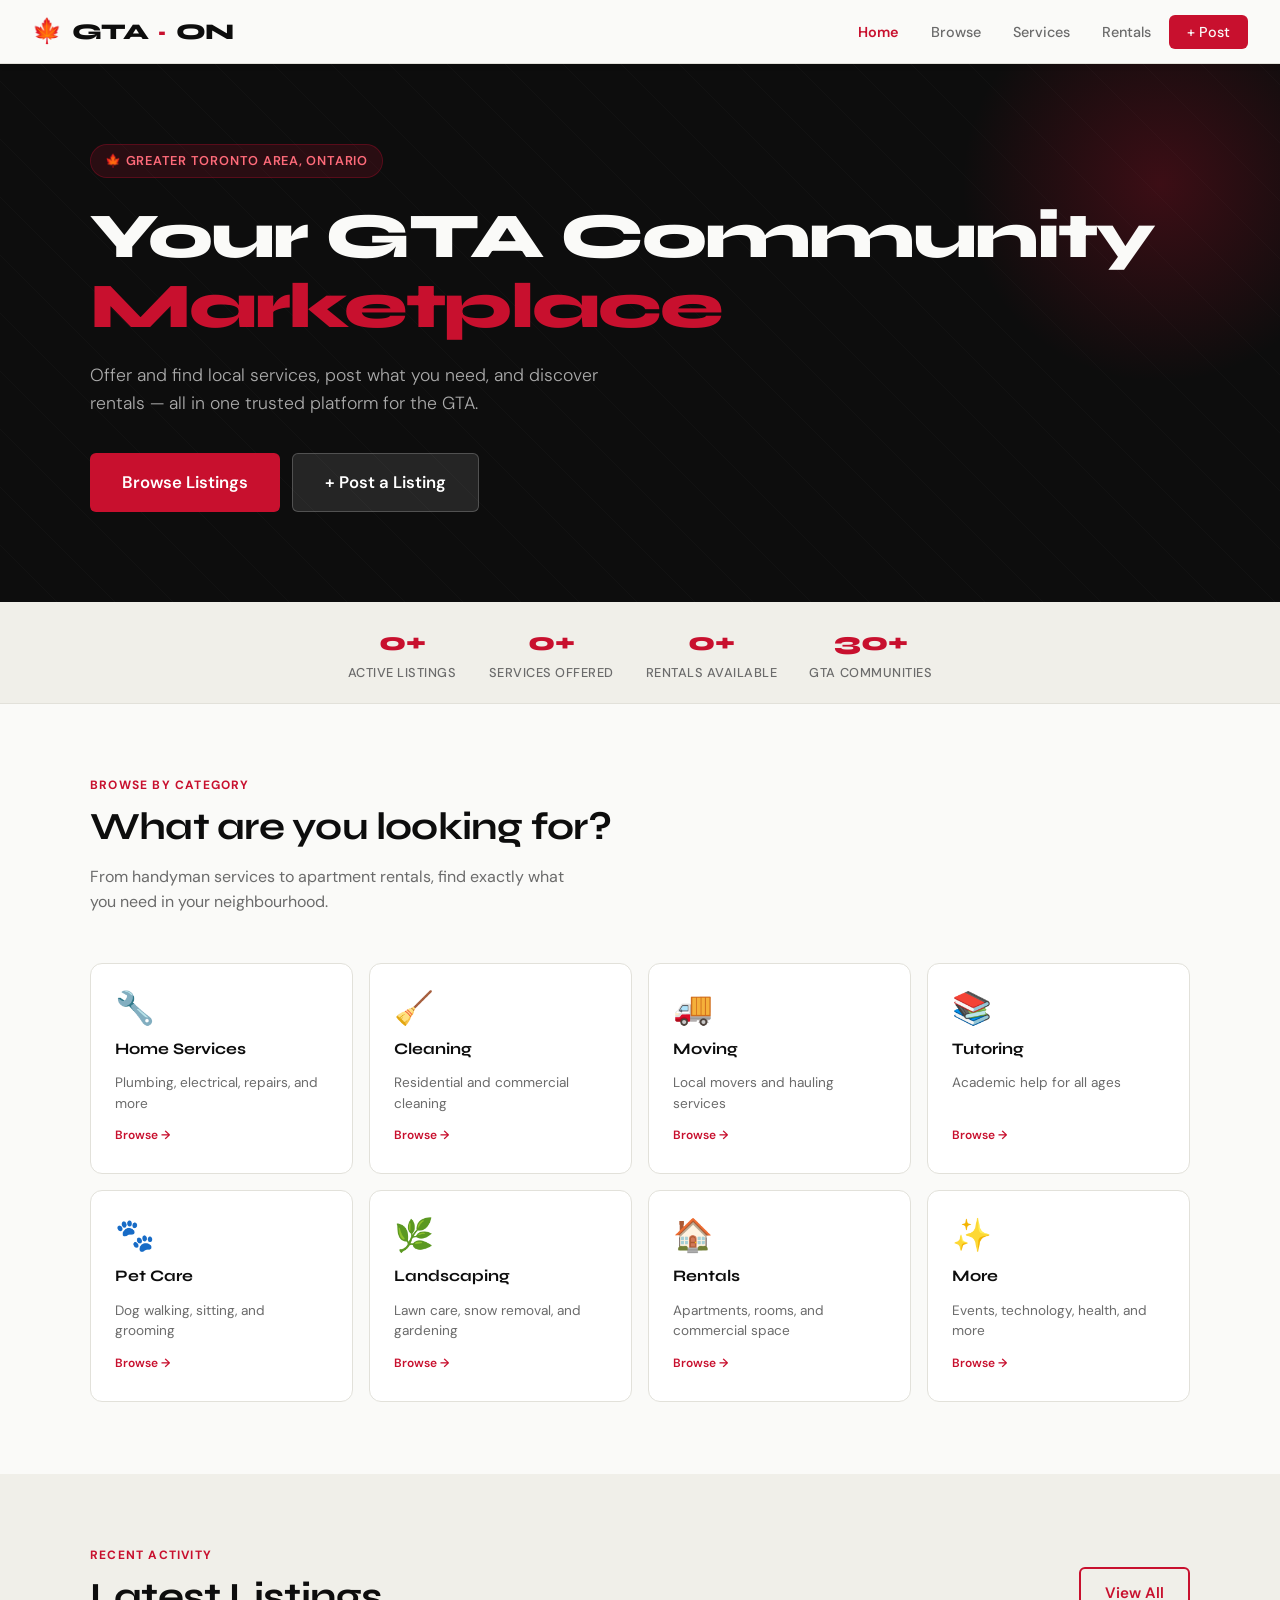
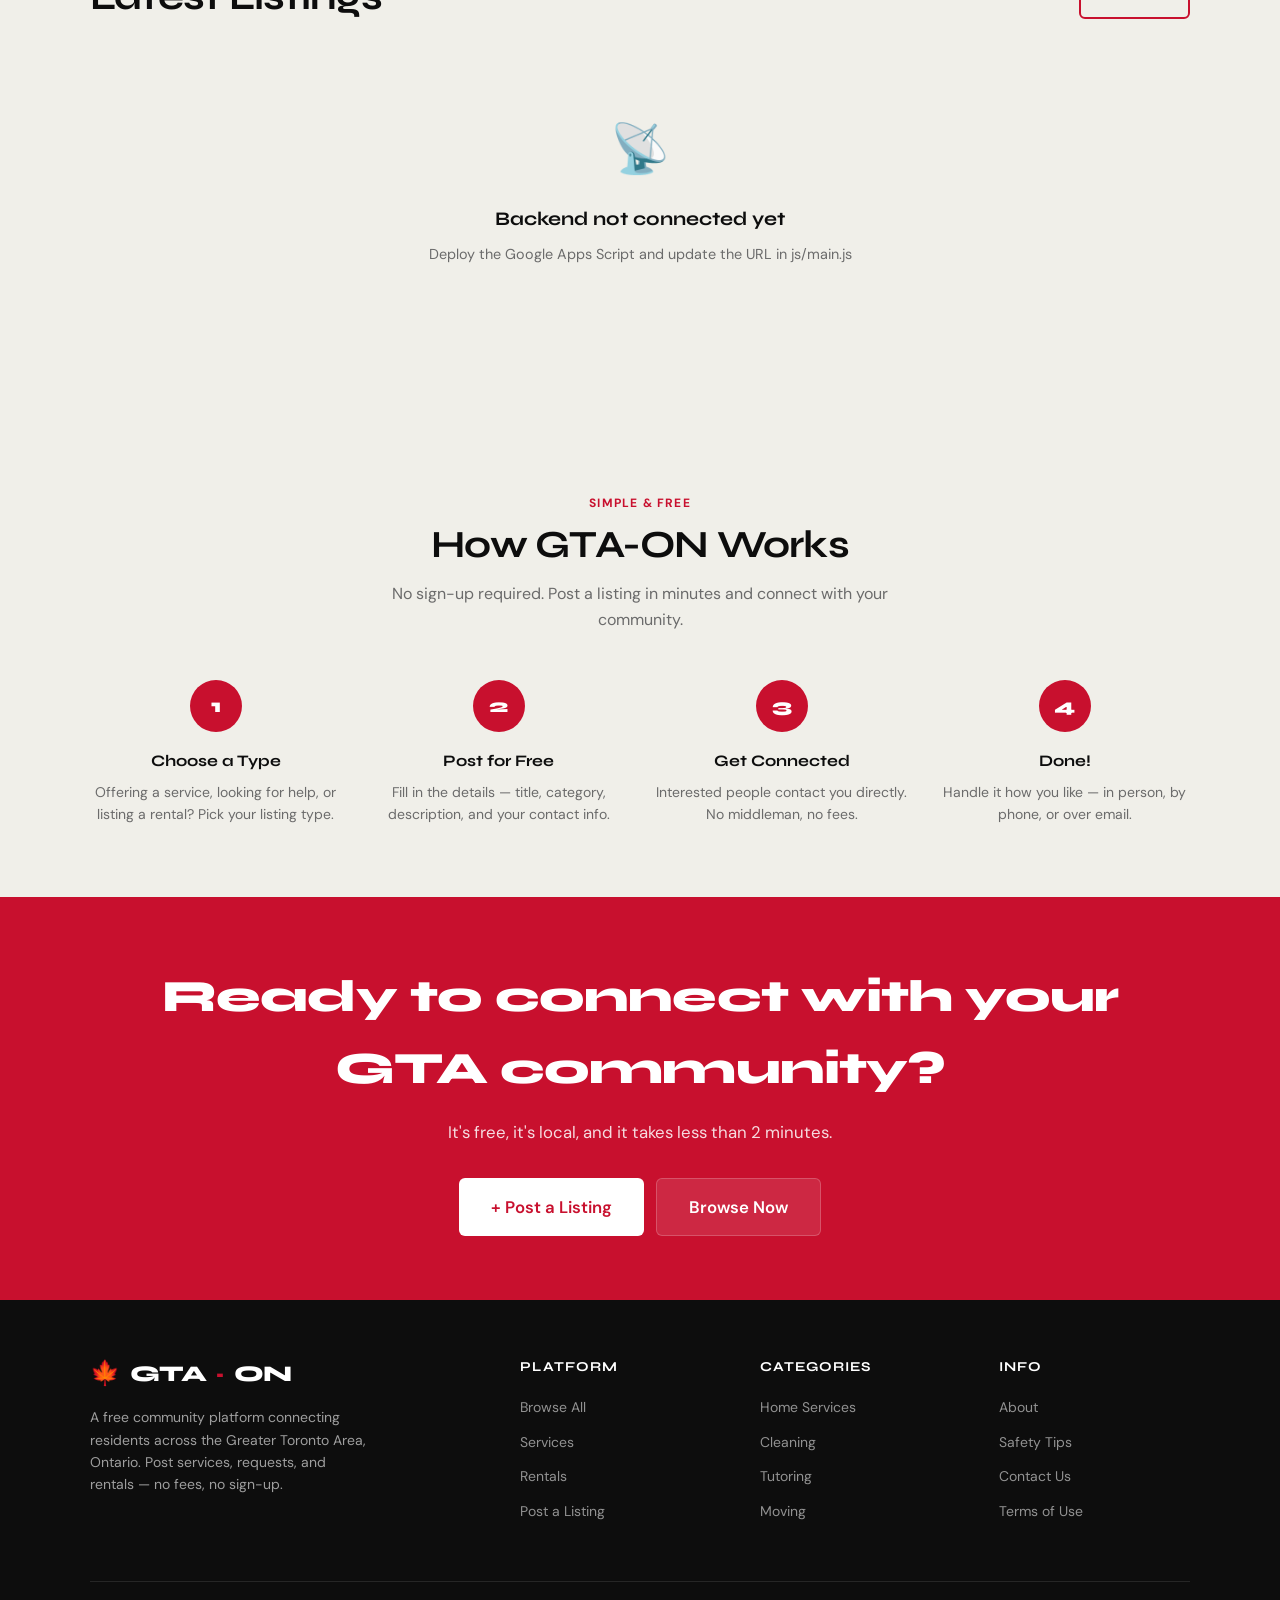
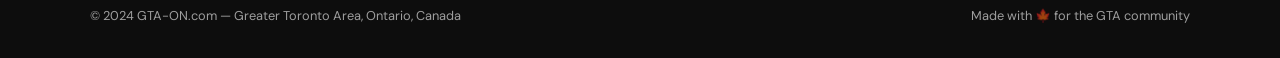
<file: index.html>
<!DOCTYPE html>
<html lang="en">
<head>
  <meta charset="UTF-8" />
  <meta name="viewport" content="width=device-width, initial-scale=1.0" />
  <title>GTA-ON — Services, Requests & Rentals for Greater Toronto Area</title>
  <meta name="description" content="Connect with your GTA community. Find and offer local services, post requests, and discover rentals across Greater Toronto, Ontario." />
  <meta property="og:title" content="GTA-ON — Your GTA Community Platform" />
  <meta property="og:description" content="Services, requests, and rentals for Greater Toronto Area, Ontario." />
  <meta property="og:url" content="https://www.gta-on.com" />
  <link rel="icon" href="data:image/svg+xml,<svg xmlns='http://www.w3.org/2000/svg' viewBox='0 0 100 100'><text y='.9em' font-size='90'>🍁</text></svg>" />
  <link rel="stylesheet" href="css/style.css" />
</head>
<body>

<!-- NAVIGATION -->
<nav>
  <a href="index.html" class="nav-logo">
    <span class="maple-leaf">🍁</span> GTA<span class="dot">·</span>ON
  </a>
  <ul class="nav-links" id="navLinks">
    <li><a href="index.html" class="active">Home</a></li>
    <li><a href="browse.html">Browse</a></li>
    <li><a href="services.html">Services</a></li>
    <li><a href="rentals.html">Rentals</a></li>
    <li><a href="post.html" class="nav-cta">+ Post</a></li>
  </ul>
  <div class="hamburger" id="hamburger"><span></span><span></span><span></span></div>
</nav>

<!-- HERO -->
<section class="hero">
  <div class="hero-bg-pattern"></div>
  <div class="hero-accent"></div>
  <div class="hero-content">
    <div class="hero-badge">🍁 Greater Toronto Area, Ontario</div>
    <h1>Your GTA Community<br><em>Marketplace</em></h1>
    <p>Offer and find local services, post what you need, and discover rentals — all in one trusted platform for the GTA.</p>
    <div class="hero-actions">
      <a href="browse.html" class="btn btn-primary btn-lg">Browse Listings</a>
      <a href="post.html" class="btn btn-secondary btn-lg">+ Post a Listing</a>
    </div>
  </div>
</section>

<!-- STATS -->
<div class="stats-bar">
  <div class="stats-inner">
    <div class="stat-item">
      <div class="num" data-target="0" data-suffix="+">0+</div>
      <div class="label">Active Listings</div>
    </div>
    <div class="stat-item">
      <div class="num" data-target="0" data-suffix="+">0+</div>
      <div class="label">Services Offered</div>
    </div>
    <div class="stat-item">
      <div class="num" data-target="0" data-suffix="+">0+</div>
      <div class="label">Rentals Available</div>
    </div>
    <div class="stat-item">
      <div class="num" data-target="30" data-suffix="+">0+</div>
      <div class="label">GTA Communities</div>
    </div>
  </div>
</div>

<!-- CATEGORIES -->
<section>
  <div class="section-inner">
    <div class="section-label">Browse by Category</div>
    <h2 class="section-title">What are you looking for?</h2>
    <p class="section-sub">From handyman services to apartment rentals, find exactly what you need in your neighbourhood.</p>

    <div class="categories-grid">
      <a href="browse.html?cat=Home+Services" class="cat-card">
        <div class="cat-icon">🔧</div>
        <h3>Home Services</h3>
        <p>Plumbing, electrical, repairs, and more</p>
        <div class="cat-count">Browse →</div>
      </a>
      <a href="browse.html?cat=Cleaning" class="cat-card">
        <div class="cat-icon">🧹</div>
        <h3>Cleaning</h3>
        <p>Residential and commercial cleaning</p>
        <div class="cat-count">Browse →</div>
      </a>
      <a href="browse.html?cat=Moving" class="cat-card">
        <div class="cat-icon">🚚</div>
        <h3>Moving</h3>
        <p>Local movers and hauling services</p>
        <div class="cat-count">Browse →</div>
      </a>
      <a href="browse.html?cat=Tutoring" class="cat-card">
        <div class="cat-icon">📚</div>
        <h3>Tutoring</h3>
        <p>Academic help for all ages</p>
        <div class="cat-count">Browse →</div>
      </a>
      <a href="browse.html?cat=Pet+Care" class="cat-card">
        <div class="cat-icon">🐾</div>
        <h3>Pet Care</h3>
        <p>Dog walking, sitting, and grooming</p>
        <div class="cat-count">Browse →</div>
      </a>
      <a href="browse.html?cat=Landscaping" class="cat-card">
        <div class="cat-icon">🌿</div>
        <h3>Landscaping</h3>
        <p>Lawn care, snow removal, and gardening</p>
        <div class="cat-count">Browse →</div>
      </a>
      <a href="rentals.html" class="cat-card">
        <div class="cat-icon">🏠</div>
        <h3>Rentals</h3>
        <p>Apartments, rooms, and commercial space</p>
        <div class="cat-count">Browse →</div>
      </a>
      <a href="browse.html?cat=Other" class="cat-card">
        <div class="cat-icon">✨</div>
        <h3>More</h3>
        <p>Events, technology, health, and more</p>
        <div class="cat-count">Browse →</div>
      </a>
    </div>
  </div>
</section>

<!-- FEATURED LISTINGS -->
<section style="background:var(--off-white)">
  <div class="section-inner">
    <div class="listings-header">
      <div>
        <div class="section-label">Recent Activity</div>
        <h2 class="section-title" style="margin-bottom:0">Latest Listings</h2>
      </div>
      <a href="browse.html" class="btn btn-outline">View All</a>
    </div>
    <div class="listings-grid" id="featuredGrid">
      <!-- Loaded by JS -->
    </div>
  </div>
</section>

<!-- HOW IT WORKS -->
<section class="how-bg">
  <div class="section-inner">
    <div style="text-align:center;margin-bottom:48px">
      <div class="section-label">Simple & Free</div>
      <h2 class="section-title">How GTA-ON Works</h2>
      <p class="section-sub" style="margin:0 auto">No sign-up required. Post a listing in minutes and connect with your community.</p>
    </div>
    <div class="steps-grid">
      <div class="step">
        <div class="step-num">1</div>
        <h3>Choose a Type</h3>
        <p>Offering a service, looking for help, or listing a rental? Pick your listing type.</p>
      </div>
      <div class="step">
        <div class="step-num">2</div>
        <h3>Post for Free</h3>
        <p>Fill in the details — title, category, description, and your contact info.</p>
      </div>
      <div class="step">
        <div class="step-num">3</div>
        <h3>Get Connected</h3>
        <p>Interested people contact you directly. No middleman, no fees.</p>
      </div>
      <div class="step">
        <div class="step-num">4</div>
        <h3>Done!</h3>
        <p>Handle it how you like — in person, by phone, or over email.</p>
      </div>
    </div>
  </div>
</section>

<!-- CTA BAND -->
<section style="background:var(--red);color:white;text-align:center;padding:64px 2rem">
  <div class="section-inner">
    <h2 style="font-family:Syne,sans-serif;font-weight:800;font-size:clamp(1.8rem,3.5vw,2.8rem);letter-spacing:-0.02em;margin-bottom:14px">Ready to connect with your GTA community?</h2>
    <p style="font-size:1.05rem;opacity:0.85;margin-bottom:32px">It's free, it's local, and it takes less than 2 minutes.</p>
    <div style="display:flex;gap:12px;justify-content:center;flex-wrap:wrap">
      <a href="post.html" class="btn btn-lg" style="background:white;color:var(--red)">+ Post a Listing</a>
      <a href="browse.html" class="btn btn-lg btn-secondary">Browse Now</a>
    </div>
  </div>
</section>

<!-- LISTING DETAIL MODAL -->
<div class="modal-overlay" id="listingModal">
  <div class="modal">
    <button class="modal-close" onclick="closeModal('listingModal')">✕</button>
    <div id="listingDetail"></div>
  </div>
</div>

<!-- FOOTER -->
<footer>
  <div class="footer-inner">
    <div class="footer-grid">
      <div class="footer-brand">
        <a href="index.html" class="nav-logo"><span class="maple-leaf">🍁</span> GTA<span class="dot">·</span>ON</a>
        <p>A free community platform connecting residents across the Greater Toronto Area, Ontario. Post services, requests, and rentals — no fees, no sign-up.</p>
      </div>
      <div class="footer-col">
        <h4>Platform</h4>
        <ul>
          <li><a href="browse.html">Browse All</a></li>
          <li><a href="services.html">Services</a></li>
          <li><a href="rentals.html">Rentals</a></li>
          <li><a href="post.html">Post a Listing</a></li>
        </ul>
      </div>
      <div class="footer-col">
        <h4>Categories</h4>
        <ul>
          <li><a href="browse.html?cat=Home+Services">Home Services</a></li>
          <li><a href="browse.html?cat=Cleaning">Cleaning</a></li>
          <li><a href="browse.html?cat=Tutoring">Tutoring</a></li>
          <li><a href="browse.html?cat=Moving">Moving</a></li>
        </ul>
      </div>
      <div class="footer-col">
        <h4>Info</h4>
        <ul>
          <li><a href="about.html">About</a></li>
          <li><a href="about.html#safety">Safety Tips</a></li>
          <li><a href="about.html#contact">Contact Us</a></li>
          <li><a href="about.html#terms">Terms of Use</a></li>
        </ul>
      </div>
    </div>
    <div class="footer-bottom">
      <span>© 2024 GTA-ON.com — Greater Toronto Area, Ontario, Canada</span>
      <span>Made with 🍁 for the GTA community</span>
    </div>
  </div>
</footer>

<div id="toast" class="toast"></div>
<script src="js/main.js"></script>
</body>
</html>
</file>
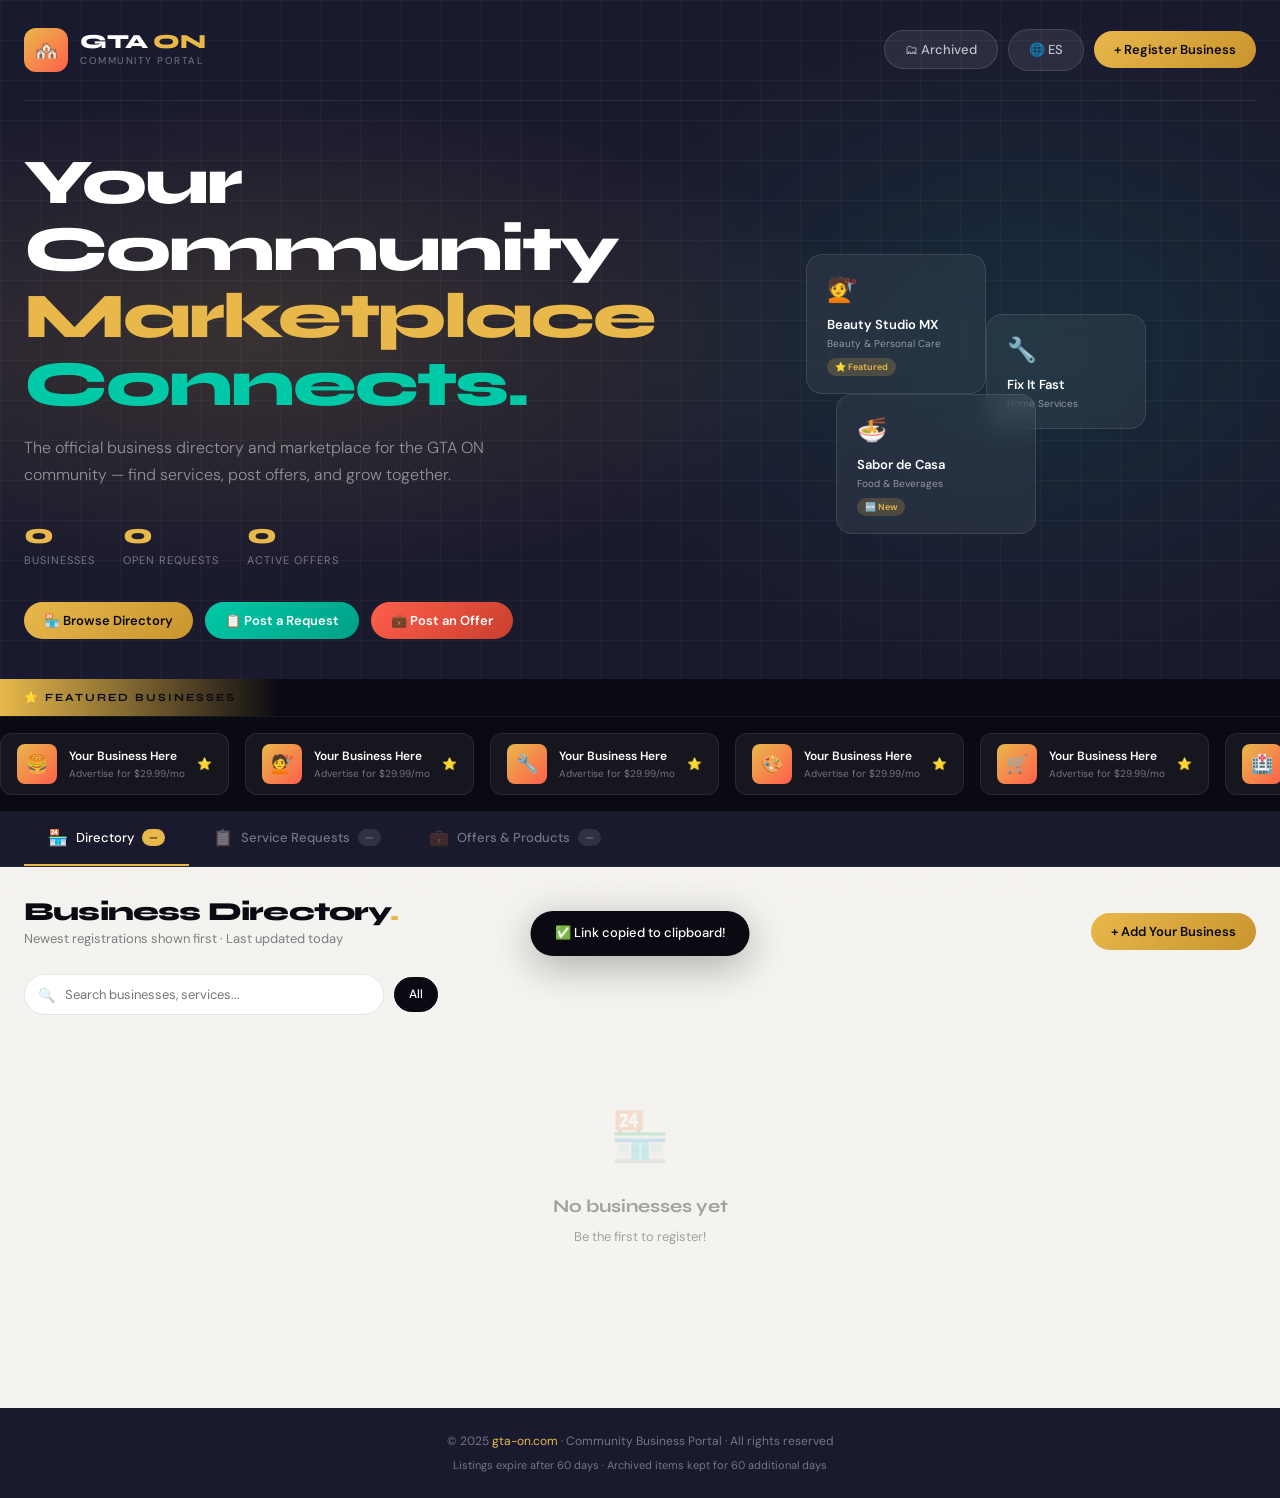
<file: Index.html>
<!DOCTYPE html>
<html lang="en">
<head>
<meta charset="UTF-8">
<meta name="viewport" content="width=device-width, initial-scale=1.0">
<meta name="description" content="GTA ON Community Business Directory — find local services, post requests, and grow your business.">
<link rel="alternate" hreflang="es" href="index-es.html">
<link rel="alternate" hreflang="en" href="index.html">
<title>GTA ON – Community Business Portal</title>
<link href="https://fonts.googleapis.com/css2?family=Syne:wght@400;600;700;800&family=DM+Sans:ital,wght@0,300;0,400;0,500;1,300&display=swap" rel="stylesheet">
<style>
:root {
  --ink: #0a0a12;
  --ink2: #1a1a2e;
  --surface: #f5f3ef;
  --card: #ffffff;
  --gold: #e8b84b;
  --gold2: #f5d47a;
  --coral: #ff5f4b;
  --mint: #00c9a7;
  --sky: #4f9cf9;
  --purple: #8b5cf6;
  --border: rgba(10,10,18,0.1);
  --shadow: 0 4px 30px rgba(0,0,0,0.08);
  --shadow-lg: 0 20px 60px rgba(0,0,0,0.15);
  --r: 16px;
  --r-sm: 10px;
  --transition: 0.3s cubic-bezier(0.4,0,0.2,1);
  --font-display: 'Syne', sans-serif;
  --font-body: 'DM Sans', sans-serif;
}

*, *::before, *::after { box-sizing: border-box; margin: 0; padding: 0; }

html { scroll-behavior: smooth; }

body {
  font-family: var(--font-body);
  background: var(--surface);
  color: var(--ink);
  overflow-x: hidden;
  font-size: 15px;
  line-height: 1.6;
}

/* ─── SCROLLBAR ─── */
::-webkit-scrollbar { width: 6px; }
::-webkit-scrollbar-track { background: var(--surface); }
::-webkit-scrollbar-thumb { background: var(--gold); border-radius: 3px; }

/* ─── NOISE TEXTURE ─── */
body::before {
  content: '';
  position: fixed; inset: 0; z-index: 0; pointer-events: none;
  background-image: url("data:image/svg+xml,%3Csvg viewBox='0 0 256 256' xmlns='http://www.w3.org/2000/svg'%3E%3Cfilter id='noise'%3E%3CfeTurbulence type='fractalNoise' baseFrequency='0.9' numOctaves='4' stitchTiles='stitch'/%3E%3C/filter%3E%3Crect width='100%25' height='100%25' filter='url(%23noise)' opacity='0.03'/%3E%3C/svg%3E");
  opacity: 0.4;
}

/* ─── HERO / HEADER ─── */
.hero {
  background: var(--ink2);
  position: relative;
  overflow: hidden;
  padding: 0;
}

.hero-gradient {
  position: absolute; inset: 0;
  background: radial-gradient(ellipse 80% 60% at 20% 50%, rgba(232,184,75,0.15) 0%, transparent 60%),
              radial-gradient(ellipse 60% 80% at 80% 50%, rgba(0,201,167,0.1) 0%, transparent 60%);
}

.hero-grid {
  position: absolute; inset: 0;
  background-image: linear-gradient(rgba(255,255,255,0.03) 1px, transparent 1px),
                    linear-gradient(90deg, rgba(255,255,255,0.03) 1px, transparent 1px);
  background-size: 40px 40px;
}

.hero-inner {
  position: relative; z-index: 1;
  max-width: 1400px; margin: 0 auto;
  padding: 28px 24px 0;
}

.topbar {
  display: flex; align-items: center; justify-content: space-between;
  padding-bottom: 28px;
  border-bottom: 1px solid rgba(255,255,255,0.08);
}

.logo {
  display: flex; align-items: center; gap: 12px;
  text-decoration: none;
}

.logo-icon {
  width: 44px; height: 44px;
  background: linear-gradient(135deg, var(--gold), var(--coral));
  border-radius: 12px;
  display: flex; align-items: center; justify-content: center;
  font-size: 20px;
}

.logo-text {
  font-family: var(--font-display);
  font-size: 20px; font-weight: 800;
  color: #fff;
  letter-spacing: -0.5px;
  line-height: 1.1;
}
.logo-text span { color: var(--gold); }
.logo-sub { font-size: 10px; color: rgba(255,255,255,0.4); font-weight: 400; letter-spacing: 1.5px; text-transform: uppercase; }

.topbar-actions { display: flex; gap: 10px; align-items: center; }

.btn {
  display: inline-flex; align-items: center; gap: 6px;
  padding: 10px 20px; border-radius: 50px;
  font-family: var(--font-body); font-size: 13px; font-weight: 500;
  cursor: pointer; transition: var(--transition); text-decoration: none;
  border: none; white-space: nowrap;
}
.btn-ghost {
  background: rgba(255,255,255,0.08);
  color: rgba(255,255,255,0.7);
  border: 1px solid rgba(255,255,255,0.12);
}
.btn-ghost:hover { background: rgba(255,255,255,0.15); color: #fff; }
.btn-gold {
  background: linear-gradient(135deg, var(--gold), #c9942e);
  color: var(--ink); font-weight: 600;
}
.btn-gold:hover { transform: translateY(-2px); box-shadow: 0 8px 24px rgba(232,184,75,0.4); }
.btn-primary {
  background: linear-gradient(135deg, var(--coral), #c73f2d);
  color: #fff; font-weight: 600;
}
.btn-primary:hover { transform: translateY(-2px); box-shadow: 0 8px 24px rgba(255,95,75,0.4); }
.btn-mint { background: linear-gradient(135deg, var(--mint), #00a086); color: #fff; font-weight: 600; }
.btn-mint:hover { transform: translateY(-2px); box-shadow: 0 8px 24px rgba(0,201,167,0.4); }
.btn-sky { background: linear-gradient(135deg, var(--sky), #2563eb); color: #fff; font-weight: 600; }

.hero-content {
  display: grid; grid-template-columns: 1fr 1fr; gap: 40px;
  padding: 48px 0 40px;
  align-items: center;
}

.hero-headline {
  font-family: var(--font-display);
  font-size: clamp(36px, 5vw, 64px);
  font-weight: 800;
  color: #fff;
  line-height: 1.05;
  letter-spacing: -2px;
}
.hero-headline .accent { color: var(--gold); }
.hero-headline .accent2 { color: var(--mint); }

.hero-sub {
  margin-top: 16px;
  color: rgba(255,255,255,0.5);
  font-size: 16px; font-weight: 300;
  max-width: 460px;
  line-height: 1.7;
}

.hero-stats {
  display: flex; gap: 28px; margin-top: 32px;
}
.stat {
  text-align: left;
}
.stat-num {
  font-family: var(--font-display);
  font-size: 28px; font-weight: 800; color: var(--gold);
  line-height: 1;
}
.stat-label { font-size: 11px; color: rgba(255,255,255,0.4); text-transform: uppercase; letter-spacing: 1px; margin-top: 4px; }

.hero-ctas { display: flex; gap: 12px; margin-top: 32px; flex-wrap: wrap; }

.hero-visual {
  position: relative;
  display: flex; justify-content: center; align-items: center;
}

/* Animated floating cards */
.float-cards {
  position: relative;
  width: 340px; height: 280px;
}
.float-card {
  position: absolute;
  background: rgba(255,255,255,0.06);
  backdrop-filter: blur(10px);
  border: 1px solid rgba(255,255,255,0.1);
  border-radius: 16px;
  padding: 16px 20px;
  color: #fff;
  animation: floatCard 6s ease-in-out infinite;
}
.float-card:nth-child(1) { top: 0; left: 0; width: 180px; animation-delay: 0s; }
.float-card:nth-child(2) { top: 60px; right: 0; width: 160px; animation-delay: 2s; }
.float-card:nth-child(3) { bottom: 0; left: 30px; width: 200px; animation-delay: 4s; }
@keyframes floatCard {
  0%,100% { transform: translateY(0); }
  50% { transform: translateY(-12px); }
}
.float-card-icon { font-size: 24px; margin-bottom: 6px; }
.float-card-name { font-size: 13px; font-weight: 600; }
.float-card-cat { font-size: 10px; color: rgba(255,255,255,0.5); }
.float-card-badge {
  display: inline-block; margin-top: 6px;
  padding: 2px 8px; border-radius: 20px; font-size: 9px; font-weight: 600;
  background: rgba(232,184,75,0.2); color: var(--gold);
}

/* ─── BANNER STRIP ─── */
.banner-section {
  background: var(--ink);
  padding: 0;
  position: relative; z-index: 2;
}

.banner-label {
  display: flex; align-items: center; gap: 8px;
  padding: 10px 24px;
  background: linear-gradient(90deg, var(--gold), transparent);
  font-family: var(--font-display);
  font-size: 11px; font-weight: 700;
  color: var(--ink);
  letter-spacing: 2px; text-transform: uppercase;
  max-width: 280px;
}

.banner-track-container {
  overflow: hidden;
  padding: 16px 0;
  border-top: 1px solid rgba(255,255,255,0.06);
  position: relative;
}

.banner-track {
  display: flex; gap: 16px;
  animation: scrollBanner 30s linear infinite;
  width: max-content;
}
.banner-track:hover { animation-play-state: paused; }
@keyframes scrollBanner {
  0% { transform: translateX(0); }
  100% { transform: translateX(-50%); }
}

.banner-card {
  flex-shrink: 0;
  display: flex; align-items: center; gap: 12px;
  background: rgba(255,255,255,0.05);
  border: 1px solid rgba(255,255,255,0.08);
  border-radius: 12px;
  padding: 10px 16px;
  cursor: pointer; transition: var(--transition);
  text-decoration: none;
  min-width: 200px;
}
.banner-card:hover { background: rgba(232,184,75,0.1); border-color: var(--gold); }
.banner-card-img {
  width: 40px; height: 40px; border-radius: 8px; object-fit: cover;
  background: linear-gradient(135deg, var(--gold), var(--coral));
  display: flex; align-items: center; justify-content: center; font-size: 18px;
  color: #fff; flex-shrink: 0;
}
.banner-card-info { flex: 1; min-width: 0; }
.banner-card-name { font-size: 12px; font-weight: 600; color: #fff; white-space: nowrap; overflow: hidden; text-overflow: ellipsis; }
.banner-card-cat { font-size: 10px; color: rgba(255,255,255,0.4); }
.banner-star { color: var(--gold); font-size: 12px; }

/* ─── NAV TABS ─── */
.nav-tabs {
  background: var(--ink2);
  position: sticky; top: 0; z-index: 100;
  border-bottom: 1px solid rgba(255,255,255,0.06);
}
.nav-tabs-inner {
  max-width: 1400px; margin: 0 auto;
  display: flex; align-items: center; gap: 0;
  padding: 0 24px;
  overflow-x: auto;
  scrollbar-width: none;
}
.nav-tabs-inner::-webkit-scrollbar { display: none; }

.nav-tab {
  display: flex; align-items: center; gap: 8px;
  padding: 16px 24px;
  color: rgba(255,255,255,0.4);
  font-size: 13px; font-weight: 500;
  cursor: pointer; transition: var(--transition);
  border-bottom: 2px solid transparent;
  white-space: nowrap;
  background: none; border-left: none; border-right: none; border-top: none;
  font-family: var(--font-body);
}
.nav-tab:hover { color: rgba(255,255,255,0.8); }
.nav-tab.active { color: #fff; border-bottom-color: var(--gold); }
.nav-tab-icon { font-size: 16px; }
.nav-tab-count {
  background: rgba(255,255,255,0.1);
  padding: 2px 7px; border-radius: 20px; font-size: 10px;
}
.nav-tab.active .nav-tab-count { background: var(--gold); color: var(--ink); }

/* ─── MAIN LAYOUT ─── */
.main {
  max-width: 1400px; margin: 0 auto;
  padding: 32px 24px;
}

/* ─── SECTION HEADERS ─── */
.section-header {
  display: flex; align-items: flex-end; justify-content: space-between;
  margin-bottom: 24px; gap: 16px; flex-wrap: wrap;
}
.section-title {
  font-family: var(--font-display);
  font-size: 26px; font-weight: 800;
  letter-spacing: -0.8px;
  line-height: 1;
}
.section-title .dot { color: var(--gold); }
.section-desc { font-size: 13px; color: rgba(10,10,18,0.5); margin-top: 4px; }

/* ─── FILTER BAR ─── */
.filter-bar {
  display: flex; gap: 10px; margin-bottom: 24px; flex-wrap: wrap; align-items: center;
}

.search-wrap {
  position: relative; flex: 1; min-width: 200px; max-width: 360px;
}
.search-icon {
  position: absolute; left: 14px; top: 50%; transform: translateY(-50%);
  color: rgba(10,10,18,0.35); font-size: 14px;
  pointer-events: none;
}
.search-input {
  width: 100%;
  padding: 11px 16px 11px 40px;
  border: 1.5px solid var(--border);
  border-radius: 50px;
  background: #fff;
  font-family: var(--font-body); font-size: 13px;
  outline: none; transition: var(--transition);
}
.search-input:focus { border-color: var(--gold); box-shadow: 0 0 0 3px rgba(232,184,75,0.15); }

.filter-chips { display: flex; gap: 6px; flex-wrap: wrap; }
.chip {
  padding: 7px 14px; border-radius: 50px;
  font-size: 12px; font-weight: 500;
  cursor: pointer; transition: var(--transition);
  border: 1.5px solid var(--border);
  background: #fff; color: rgba(10,10,18,0.6);
  white-space: nowrap;
}
.chip:hover { border-color: var(--gold); color: var(--ink); }
.chip.active { background: var(--ink); color: #fff; border-color: var(--ink); }

/* ─── BUSINESS GRID ─── */
.biz-grid {
  display: grid;
  grid-template-columns: repeat(auto-fill, minmax(440px, 1fr));
  gap: 16px;
}

.biz-card {
  background: var(--card);
  border-radius: var(--r);
  border: 1.5px solid var(--border);
  display: flex; align-items: center; gap: 16px;
  padding: 16px 20px;
  transition: var(--transition);
  position: relative;
  overflow: hidden;
  cursor: pointer;
}
.biz-card::before {
  content: '';
  position: absolute; left: 0; top: 0; bottom: 0;
  width: 3px;
  background: var(--gold);
  transform: scaleY(0); transform-origin: bottom;
  transition: var(--transition);
}
.biz-card:hover { box-shadow: var(--shadow-lg); transform: translateY(-2px); border-color: rgba(232,184,75,0.4); }
.biz-card:hover::before { transform: scaleY(1); }
.biz-card.featured { border-color: var(--gold); }
.biz-card.featured::after {
  content: '⭐ Featured';
  position: absolute; top: 10px; right: 10px;
  background: var(--gold); color: var(--ink);
  font-size: 9px; font-weight: 700; padding: 3px 8px; border-radius: 20px;
  text-transform: uppercase; letter-spacing: 0.5px;
}

.biz-avatar {
  width: 56px; height: 56px; border-radius: 12px; flex-shrink: 0;
  object-fit: cover;
  background: linear-gradient(135deg, #f0ece3, #e8dfc8);
  display: flex; align-items: center; justify-content: center;
  font-size: 22px;
}
.biz-avatar img { width: 100%; height: 100%; object-fit: cover; border-radius: 12px; }

.biz-info { flex: 1; min-width: 0; }
.biz-name {
  font-family: var(--font-display);
  font-size: 15px; font-weight: 700;
  white-space: nowrap; overflow: hidden; text-overflow: ellipsis;
}
.biz-type { font-size: 11px; color: rgba(10,10,18,0.5); margin-top: 1px; white-space: nowrap; overflow: hidden; text-overflow: ellipsis; }
.biz-tags { display: flex; gap: 5px; margin-top: 6px; flex-wrap: wrap; }
.tag {
  padding: 2px 8px; border-radius: 20px; font-size: 10px; font-weight: 500;
  background: rgba(10,10,18,0.05); color: rgba(10,10,18,0.6);
}
.tag-category { background: rgba(79,156,249,0.1); color: var(--sky); }
.tag-new { background: rgba(0,201,167,0.1); color: var(--mint); }

.biz-meta {
  display: flex; flex-direction: column; align-items: flex-end; gap: 6px; flex-shrink: 0;
}
.biz-contact { font-size: 11px; color: rgba(10,10,18,0.5); text-align: right; }
.biz-contact a { color: var(--sky); text-decoration: none; }

.biz-actions { display: flex; gap: 6px; }
.icon-btn {
  width: 32px; height: 32px; border-radius: 8px;
  display: flex; align-items: center; justify-content: center;
  font-size: 14px; cursor: pointer; transition: var(--transition);
  border: 1.5px solid var(--border); background: transparent;
}
.icon-btn:hover { background: var(--ink); color: #fff; border-color: var(--ink); }

/* ─── MARKETPLACE GRID (Requests & Offers) ─── */
.market-grid {
  display: grid;
  grid-template-columns: repeat(auto-fill, minmax(300px, 1fr));
  gap: 16px;
}

.market-card {
  background: var(--card);
  border-radius: var(--r);
  border: 1.5px solid var(--border);
  padding: 20px;
  transition: var(--transition);
  position: relative;
  overflow: hidden;
}
.market-card:hover { box-shadow: var(--shadow-lg); transform: translateY(-3px); }
.market-card.request-card { border-top: 3px solid var(--sky); }
.market-card.offer-card { border-top: 3px solid var(--mint); }

.market-card-header {
  display: flex; align-items: flex-start; justify-content: space-between; gap: 10px; margin-bottom: 10px;
}
.market-card-type {
  font-size: 9px; font-weight: 700; letter-spacing: 1.5px; text-transform: uppercase;
  padding: 3px 8px; border-radius: 20px;
}
.request-type { background: rgba(79,156,249,0.1); color: var(--sky); }
.offer-type { background: rgba(0,201,167,0.1); color: var(--mint); }

.market-card-title {
  font-family: var(--font-display);
  font-size: 15px; font-weight: 700;
  line-height: 1.3;
  margin-bottom: 6px;
}
.market-card-desc {
  font-size: 12px; color: rgba(10,10,18,0.55);
  line-height: 1.6;
  display: -webkit-box; -webkit-line-clamp: 2; -webkit-box-orient: vertical; overflow: hidden;
}

.market-card-footer {
  display: flex; align-items: center; justify-content: space-between;
  margin-top: 14px; padding-top: 12px;
  border-top: 1px solid var(--border);
  flex-wrap: wrap; gap: 8px;
}
.price-badge {
  font-family: var(--font-display);
  font-size: 17px; font-weight: 800;
}
.price-badge.request { color: var(--sky); }
.price-badge.offer { color: var(--mint); }
.price-label { font-size: 10px; color: rgba(10,10,18,0.4); }

.expiry-badge {
  font-size: 10px; color: rgba(10,10,18,0.4);
  display: flex; align-items: center; gap: 3px;
}
.expiry-badge.urgent { color: var(--coral); }

.market-card-contact {
  font-size: 11px; color: rgba(10,10,18,0.5); margin-top: 8px;
  display: flex; align-items: center; gap: 4px;
}

.offer-img {
  width: 100%; height: 140px; border-radius: 10px; object-fit: cover;
  margin-bottom: 12px;
  background: linear-gradient(135deg, #f0ece3, #e8dfc8);
  display: flex; align-items: center; justify-content: center; font-size: 36px;
}
.offer-img img { width: 100%; height: 100%; object-fit: cover; border-radius: 10px; }

/* ─── MODAL ─── */
.modal-overlay {
  display: none; position: fixed; inset: 0; z-index: 1000;
  background: rgba(0,0,0,0.7); backdrop-filter: blur(8px);
  align-items: center; justify-content: center; padding: 20px;
}
.modal-overlay.open { display: flex; }
.modal {
  background: var(--surface);
  border-radius: 20px;
  width: 100%; max-width: 560px;
  max-height: 90vh; overflow-y: auto;
  box-shadow: 0 40px 100px rgba(0,0,0,0.4);
  animation: modalIn 0.35s cubic-bezier(0.34,1.56,0.64,1);
}
@keyframes modalIn {
  from { opacity: 0; transform: scale(0.9) translateY(20px); }
  to { opacity: 1; transform: scale(1) translateY(0); }
}
.modal-header {
  display: flex; align-items: center; justify-content: space-between;
  padding: 24px 28px 20px;
  border-bottom: 1px solid var(--border);
  position: sticky; top: 0; background: var(--surface); z-index: 1;
  border-radius: 20px 20px 0 0;
}
.modal-title {
  font-family: var(--font-display);
  font-size: 20px; font-weight: 800;
}
.modal-close {
  width: 36px; height: 36px; border-radius: 10px;
  display: flex; align-items: center; justify-content: center;
  cursor: pointer; font-size: 18px; transition: var(--transition);
  background: rgba(10,10,18,0.06); border: none;
}
.modal-close:hover { background: var(--coral); color: #fff; }
.modal-body { padding: 24px 28px; }

/* ─── FORM ─── */
.form-row { display: grid; grid-template-columns: 1fr 1fr; gap: 14px; }
.form-group { margin-bottom: 16px; }
.form-label {
  display: block; font-size: 12px; font-weight: 600;
  color: rgba(10,10,18,0.6); margin-bottom: 6px;
  text-transform: uppercase; letter-spacing: 0.5px;
}
.form-label .req { color: var(--coral); }
.form-input, .form-select, .form-textarea {
  width: 100%;
  padding: 11px 14px;
  border: 1.5px solid var(--border);
  border-radius: var(--r-sm);
  background: #fff; font-family: var(--font-body); font-size: 13px;
  outline: none; transition: var(--transition);
  color: var(--ink);
}
.form-input:focus, .form-select:focus, .form-textarea:focus {
  border-color: var(--gold); box-shadow: 0 0 0 3px rgba(232,184,75,0.15);
}
.form-textarea { resize: vertical; min-height: 90px; }

.form-img-upload {
  border: 2px dashed var(--border);
  border-radius: var(--r-sm);
  padding: 24px;
  text-align: center;
  cursor: pointer;
  transition: var(--transition);
  background: rgba(255,255,255,0.5);
}
.form-img-upload:hover { border-color: var(--gold); background: rgba(232,184,75,0.05); }
.form-img-upload .upload-icon { font-size: 28px; margin-bottom: 8px; }
.form-img-upload p { font-size: 12px; color: rgba(10,10,18,0.5); }
.form-img-preview { width: 100%; max-height: 150px; object-fit: cover; border-radius: 8px; margin-top: 10px; display: none; }

.banner-upsell {
  background: linear-gradient(135deg, rgba(232,184,75,0.1), rgba(200,150,30,0.05));
  border: 1.5px solid rgba(232,184,75,0.3);
  border-radius: var(--r-sm);
  padding: 16px; margin-top: 8px;
}
.banner-upsell-title {
  font-family: var(--font-display);
  font-size: 14px; font-weight: 700; color: var(--gold);
  margin-bottom: 6px;
}
.banner-upsell p { font-size: 12px; color: rgba(10,10,18,0.6); margin-bottom: 12px; }

.checkbox-row {
  display: flex; align-items: center; gap: 10px;
  cursor: pointer;
}
.checkbox-row input[type=checkbox] { width: 18px; height: 18px; cursor: pointer; accent-color: var(--gold); }
.checkbox-row label { font-size: 13px; cursor: pointer; }

.form-error {
  color: var(--coral); font-size: 12px; margin-top: 4px; display: none;
}
.form-error.show { display: block; }

.submit-result {
  padding: 14px; border-radius: var(--r-sm);
  font-size: 13px; text-align: center; margin-top: 16px; display: none;
}
.submit-result.success { background: rgba(0,201,167,0.1); color: var(--mint); border: 1px solid rgba(0,201,167,0.3); display: block; }
.submit-result.error { background: rgba(255,95,75,0.1); color: var(--coral); border: 1px solid rgba(255,95,75,0.3); display: block; }

/* ─── SHARE TOAST ─── */
.share-toast {
  position: fixed; bottom: 24px; left: 50%; transform: translateX(-50%) translateY(80px);
  background: var(--ink); color: #fff;
  padding: 12px 24px; border-radius: 50px;
  font-size: 13px; font-weight: 500;
  z-index: 9999; transition: transform 0.4s cubic-bezier(0.34,1.56,0.64,1);
  display: flex; align-items: center; gap: 8px;
  box-shadow: 0 10px 40px rgba(0,0,0,0.3);
}
.share-toast.show { transform: translateX(-50%) translateY(0); }

/* ─── EMPTY STATE ─── */
.empty-state {
  text-align: center; padding: 60px 20px;
  color: rgba(10,10,18,0.35);
}
.empty-state-icon { font-size: 48px; margin-bottom: 16px; opacity: 0.5; }
.empty-state h3 { font-family: var(--font-display); font-size: 18px; font-weight: 700; margin-bottom: 6px; }
.empty-state p { font-size: 13px; }

/* ─── LOADING ─── */
.loading {
  display: flex; align-items: center; justify-content: center;
  padding: 48px; gap: 12px; color: rgba(10,10,18,0.4);
}
.spinner {
  width: 24px; height: 24px; border-radius: 50%;
  border: 3px solid rgba(10,10,18,0.1);
  border-top-color: var(--gold);
  animation: spin 0.7s linear infinite;
}
@keyframes spin { to { transform: rotate(360deg); } }

/* ─── PAGINATION ─── */
.pagination { display: flex; gap: 6px; justify-content: center; margin-top: 28px; }
.page-btn {
  width: 36px; height: 36px; border-radius: 10px;
  display: flex; align-items: center; justify-content: center;
  font-size: 13px; font-weight: 500; cursor: pointer;
  transition: var(--transition); border: 1.5px solid var(--border); background: #fff;
}
.page-btn:hover, .page-btn.active { background: var(--ink); color: #fff; border-color: var(--ink); }

/* ─── FOOTER ─── */
.footer {
  background: var(--ink2); color: rgba(255,255,255,0.4);
  text-align: center; padding: 24px;
  font-size: 12px; margin-top: 40px;
}
.footer a { color: var(--gold); text-decoration: none; }

/* ─── ARCHIVE SECTION ─── */
.archive-search {
  background: linear-gradient(135deg, rgba(139,92,246,0.08), rgba(79,156,249,0.05));
  border: 1.5px solid rgba(139,92,246,0.2);
  border-radius: var(--r);
  padding: 24px;
  margin-bottom: 24px;
}
.archive-search h3 { font-family: var(--font-display); font-size: 16px; font-weight: 700; margin-bottom: 12px; }
.archive-search-bar { display: flex; gap: 10px; }

/* ─── RESPONSIVE ─── */
@media (max-width: 900px) {
  .hero-content { grid-template-columns: 1fr; gap: 24px; }
  .hero-visual { display: none; }
  .biz-grid { grid-template-columns: 1fr; }
  .form-row { grid-template-columns: 1fr; }
}
@media (max-width: 600px) {
  .hero-inner { padding: 16px; }
  .topbar { flex-wrap: wrap; gap: 12px; }
  .main { padding: 20px 16px; }
  .market-grid { grid-template-columns: 1fr; }
  .hero-stats { gap: 16px; }
  .modal { max-height: 95vh; }
  .modal-body { padding: 16px 18px; }
  .modal-header { padding: 18px 18px 14px; }
  .section-title { font-size: 22px; }
  .topbar-actions .btn-ghost { display: none; }
}
</style>
</head>
<body>

<!-- ═══════════════════════════════════════════════════════════ -->
<!-- HERO SECTION -->
<!-- ═══════════════════════════════════════════════════════════ -->
<header class="hero">
  <div class="hero-gradient"></div>
  <div class="hero-grid"></div>
  <div class="hero-inner">
    <div class="topbar">
      <a class="logo" href="#">
        <div class="logo-icon">🏘️</div>
        <div>
          <div class="logo-text">GTA <span>ON</span></div>
          <div class="logo-sub">Community Portal</div>
        </div>
      </a>
      <div class="topbar-actions">
        <button class="btn btn-ghost" onclick="openModal('modalArchive')">🗂 Archived</button>
        <a class="btn btn-ghost" href="index-es.html" title="Versión en Español">🌐 ES</a>
        <button class="btn btn-gold" onclick="openModal('modalBusiness')">+ Register Business</button>
      </div>
    </div>

    <div class="hero-content">
      <div>
        <h1 class="hero-headline">
          Your Community<br>
          <span class="accent">Marketplace</span><br>
          <span class="accent2">Connects.</span>
        </h1>
        <p class="hero-sub">The official business directory and marketplace for the GTA ON community — find services, post offers, and grow together.</p>
        <div class="hero-stats">
          <div class="stat">
            <div class="stat-num" id="statBusinesses">0</div>
            <div class="stat-label">Businesses</div>
          </div>
          <div class="stat">
            <div class="stat-num" id="statRequests">0</div>
            <div class="stat-label">Open Requests</div>
          </div>
          <div class="stat">
            <div class="stat-num" id="statOffers">0</div>
            <div class="stat-label">Active Offers</div>
          </div>
        </div>
        <div class="hero-ctas">
          <button class="btn btn-gold" onclick="scrollToSection('directory')">🏪 Browse Directory</button>
          <button class="btn btn-mint" onclick="openModal('modalRequest')">📋 Post a Request</button>
          <button class="btn btn-primary" onclick="openModal('modalOffer')">💼 Post an Offer</button>
        </div>
      </div>
      <div class="hero-visual">
        <div class="float-cards">
          <div class="float-card">
            <div class="float-card-icon">💇</div>
            <div class="float-card-name">Beauty Studio MX</div>
            <div class="float-card-cat">Beauty & Personal Care</div>
            <div class="float-card-badge">⭐ Featured</div>
          </div>
          <div class="float-card">
            <div class="float-card-icon">🔧</div>
            <div class="float-card-name">Fix It Fast</div>
            <div class="float-card-cat">Home Services</div>
          </div>
          <div class="float-card">
            <div class="float-card-icon">🍜</div>
            <div class="float-card-name">Sabor de Casa</div>
            <div class="float-card-cat">Food & Beverages</div>
            <div class="float-card-badge">🆕 New</div>
          </div>
        </div>
      </div>
    </div>
  </div>
</header>

<!-- ═══════════════════════════════════════════════════════════ -->
<!-- FEATURED BANNER STRIP -->
<!-- ═══════════════════════════════════════════════════════════ -->
<div class="banner-section">
  <div class="banner-label">⭐ Featured Businesses</div>
  <div class="banner-track-container">
    <div class="banner-track" id="bannerTrack">
      <!-- Dynamic content injected here -->
    </div>
  </div>
</div>

<!-- ═══════════════════════════════════════════════════════════ -->
<!-- NAVIGATION TABS -->
<!-- ═══════════════════════════════════════════════════════════ -->
<nav class="nav-tabs">
  <div class="nav-tabs-inner">
    <button class="nav-tab active" onclick="showSection('directory')" id="tab-directory">
      <span class="nav-tab-icon">🏪</span> Directory
      <span class="nav-tab-count" id="count-directory">—</span>
    </button>
    <button class="nav-tab" onclick="showSection('requests')" id="tab-requests">
      <span class="nav-tab-icon">📋</span> Service Requests
      <span class="nav-tab-count" id="count-requests">—</span>
    </button>
    <button class="nav-tab" onclick="showSection('offers')" id="tab-offers">
      <span class="nav-tab-icon">💼</span> Offers & Products
      <span class="nav-tab-count" id="count-offers">—</span>
    </button>
  </div>
</nav>

<!-- ═══════════════════════════════════════════════════════════ -->
<!-- MAIN CONTENT -->
<!-- ═══════════════════════════════════════════════════════════ -->
<main class="main">

  <!-- ── DIRECTORY SECTION ── -->
  <section id="section-directory">
    <div class="section-header">
      <div>
        <h2 class="section-title">Business Directory<span class="dot">.</span></h2>
        <p class="section-desc">Newest registrations shown first · Last updated today</p>
      </div>
      <button class="btn btn-gold" onclick="openModal('modalBusiness')">+ Add Your Business</button>
    </div>

    <div class="filter-bar">
      <div class="search-wrap">
        <span class="search-icon">🔍</span>
        <input class="search-input" type="text" id="bizSearch" placeholder="Search businesses, services..." oninput="filterBusinesses()">
      </div>
      <div class="filter-chips" id="bizCategoryChips">
        <span class="chip active" data-cat="all" onclick="setCatFilter(this, 'biz')">All</span>
      </div>
    </div>

    <div id="bizList" class="biz-grid">
      <div class="loading"><div class="spinner"></div> Loading businesses…</div>
    </div>
    <div class="pagination" id="bizPagination"></div>
  </section>

  <!-- ── REQUESTS SECTION ── -->
  <section id="section-requests" style="display:none">
    <div class="section-header">
      <div>
        <h2 class="section-title">Service Requests<span class="dot">.</span></h2>
        <p class="section-desc">People looking for services · Expires after 60 days</p>
      </div>
      <button class="btn btn-sky" onclick="openModal('modalRequest')">+ Post a Request</button>
    </div>

    <div class="filter-bar">
      <div class="search-wrap">
        <span class="search-icon">🔍</span>
        <input class="search-input" type="text" id="reqSearch" placeholder="Search requests…" oninput="filterRequests()">
      </div>
      <div class="filter-chips" id="reqCategoryChips">
        <span class="chip active" data-cat="all" onclick="setCatFilter(this, 'req')">All</span>
      </div>
    </div>

    <div id="reqList" class="market-grid">
      <div class="loading"><div class="spinner"></div> Loading requests…</div>
    </div>
  </section>

  <!-- ── OFFERS SECTION ── -->
  <section id="section-offers" style="display:none">
    <div class="section-header">
      <div>
        <h2 class="section-title">Offers & Products<span class="dot">.</span></h2>
        <p class="section-desc">Businesses and individuals offering services or products</p>
      </div>
      <button class="btn btn-mint" onclick="openModal('modalOffer')">+ Post an Offer</button>
    </div>

    <div class="filter-bar">
      <div class="search-wrap">
        <span class="search-icon">🔍</span>
        <input class="search-input" type="text" id="offSearch" placeholder="Search offers…" oninput="filterOffers()">
      </div>
      <div class="filter-chips" id="offCategoryChips">
        <span class="chip active" data-cat="all" onclick="setCatFilter(this, 'off')">All</span>
      </div>
    </div>

    <div id="offList" class="market-grid">
      <div class="loading"><div class="spinner"></div> Loading offers…</div>
    </div>
  </section>

</main>

<!-- ═══════════════════════════════════════════════════════════ -->
<!-- FOOTER -->
<!-- ═══════════════════════════════════════════════════════════ -->
<footer class="footer">
  <p>© 2025 <a href="https://gta-on.com">gta-on.com</a> · Community Business Portal · All rights reserved</p>
  <p style="margin-top:6px;font-size:11px">Listings expire after 60 days · Archived items kept for 60 additional days</p>
</footer>

<!-- ═══════════════════════════════════════════════════════════ -->
<!-- SHARE TOAST -->
<!-- ═══════════════════════════════════════════════════════════ -->
<div class="share-toast" id="shareToast">✅ Link copied to clipboard!</div>

<!-- ═══════════════════════════════════════════════════════════ -->
<!-- MODAL: REGISTER BUSINESS -->
<!-- ═══════════════════════════════════════════════════════════ -->
<div class="modal-overlay" id="modalBusiness">
  <div class="modal">
    <div class="modal-header">
      <h3 class="modal-title">🏪 Register Your Business</h3>
      <button class="modal-close" onclick="closeModal('modalBusiness')">✕</button>
    </div>
    <div class="modal-body">
      <div class="form-row">
        <div class="form-group">
          <label class="form-label">Business Name <span class="req">*</span></label>
          <input class="form-input" id="biz_name" type="text" placeholder="e.g. Mi Tienda Favorita">
        </div>
        <div class="form-group">
          <label class="form-label">Owner Name <span class="req">*</span></label>
          <input class="form-input" id="biz_owner" type="text" placeholder="Full name">
        </div>
      </div>
      <div class="form-row">
        <div class="form-group">
          <label class="form-label">Category <span class="req">*</span></label>
          <select class="form-select" id="biz_category"></select>
        </div>
        <div class="form-group">
          <label class="form-label">Service Type <span class="req">*</span></label>
          <input class="form-input" id="biz_service" type="text" placeholder="e.g. Haircuts, Delivery, Repairs">
        </div>
      </div>
      <div class="form-group">
        <label class="form-label">Description <span class="req">*</span></label>
        <textarea class="form-textarea" id="biz_desc" placeholder="Describe your business and services in detail…"></textarea>
      </div>
      <div class="form-row">
        <div class="form-group">
          <label class="form-label">Phone <span class="req">*</span></label>
          <input class="form-input" id="biz_phone" type="tel" placeholder="+52 664 000 0000">
        </div>
        <div class="form-group">
          <label class="form-label">Email <span class="req">*</span></label>
          <input class="form-input" id="biz_email" type="email" placeholder="business@email.com">
        </div>
      </div>
      <div class="form-row">
        <div class="form-group">
          <label class="form-label">Address</label>
          <input class="form-input" id="biz_address" type="text" placeholder="Street, Neighborhood">
        </div>
        <div class="form-group">
          <label class="form-label">Website / Social</label>
          <input class="form-input" id="biz_website" type="text" placeholder="https://...">
        </div>
      </div>
      <div class="form-group">
        <label class="form-label">Business Photo</label>
        <div class="form-img-upload" onclick="document.getElementById('biz_img').click()">
          <div class="upload-icon">📷</div>
          <p>Click to upload a photo (JPG/PNG, max 5MB)</p>
          <input type="file" id="biz_img" accept="image/*" style="display:none" onchange="previewImg(this,'biz_preview')">
          <img id="biz_preview" class="form-img-preview">
        </div>
      </div>

      <!-- BANNER UPSELL -->
      <div class="banner-upsell">
        <div class="banner-upsell-title">⭐ Get Featured in the Banner Strip!</div>
        <p>Promote your business at the top of every page for <strong>30 days</strong>. Increase visibility and attract more customers in your community.</p>
        <div style="display:flex;align-items:center;justify-content:space-between;flex-wrap:wrap;gap:10px">
          <div class="checkbox-row">
            <input type="checkbox" id="biz_banner" onchange="toggleBannerNote()">
            <label for="biz_banner">Yes! Feature my business — <strong>$29.99 USD</strong> / 30 days</label>
          </div>
          <span style="font-size:11px;color:rgba(10,10,18,0.5)">via PayPal · Review within 24h</span>
        </div>
        <div id="bannerNote" style="display:none;margin-top:10px;font-size:12px;color:rgba(10,10,18,0.6);padding:8px;background:rgba(232,184,75,0.08);border-radius:8px">
          💳 After registration you'll be redirected to PayPal to complete payment. Your banner will go live after admin approval (usually within 24 hours).
        </div>
      </div>

      <button class="btn btn-gold" style="width:100%;justify-content:center;margin-top:16px;padding:14px" onclick="submitBusiness()">
        Register Business →
      </button>
      <div id="bizResult" class="submit-result"></div>
    </div>
  </div>
</div>

<!-- ═══════════════════════════════════════════════════════════ -->
<!-- MODAL: POST REQUEST -->
<!-- ═══════════════════════════════════════════════════════════ -->
<div class="modal-overlay" id="modalRequest">
  <div class="modal">
    <div class="modal-header">
      <h3 class="modal-title">📋 Post a Service Request</h3>
      <button class="modal-close" onclick="closeModal('modalRequest')">✕</button>
    </div>
    <div class="modal-body">
      <p style="font-size:12px;color:rgba(10,10,18,0.5);margin-bottom:18px">Tell the community what service you need and how much you're willing to pay. Listing expires in 60 days.</p>
      <div class="form-group">
        <label class="form-label">Request Title <span class="req">*</span></label>
        <input class="form-input" id="req_title" type="text" placeholder="e.g. Need plumber for bathroom leak">
      </div>
      <div class="form-group">
        <label class="form-label">Category <span class="req">*</span></label>
        <select class="form-select" id="req_category"></select>
      </div>
      <div class="form-group">
        <label class="form-label">Description <span class="req">*</span></label>
        <textarea class="form-textarea" id="req_desc" placeholder="Describe exactly what you need, location, timing, etc."></textarea>
      </div>
      <div class="form-row">
        <div class="form-group">
          <label class="form-label">Budget Min (MXN)</label>
          <input class="form-input" id="req_min" type="number" placeholder="e.g. 500" min="0">
        </div>
        <div class="form-group">
          <label class="form-label">Budget Max (MXN)</label>
          <input class="form-input" id="req_max" type="number" placeholder="e.g. 1500" min="0">
        </div>
      </div>
      <div class="form-row">
        <div class="form-group">
          <label class="form-label">Your Name <span class="req">*</span></label>
          <input class="form-input" id="req_name" type="text" placeholder="First name is fine">
        </div>
        <div class="form-group">
          <label class="form-label">Phone <span class="req">*</span></label>
          <input class="form-input" id="req_phone" type="tel" placeholder="+52 664 000 0000">
        </div>
      </div>
      <div class="form-group">
        <label class="form-label">Email (optional)</label>
        <input class="form-input" id="req_email" type="email" placeholder="your@email.com">
      </div>
      <button class="btn btn-sky" style="width:100%;justify-content:center;margin-top:8px;padding:14px" onclick="submitRequest()">
        Post Request →
      </button>
      <div id="reqResult" class="submit-result"></div>
    </div>
  </div>
</div>

<!-- ═══════════════════════════════════════════════════════════ -->
<!-- MODAL: POST OFFER -->
<!-- ═══════════════════════════════════════════════════════════ -->
<div class="modal-overlay" id="modalOffer">
  <div class="modal">
    <div class="modal-header">
      <h3 class="modal-title">💼 Post an Offer or Product</h3>
      <button class="modal-close" onclick="closeModal('modalOffer')">✕</button>
    </div>
    <div class="modal-body">
      <p style="font-size:12px;color:rgba(10,10,18,0.5);margin-bottom:18px">Offer your services or products to the community. Listing expires in 60 days.</p>
      <div class="form-group">
        <label class="form-label">Offer Title <span class="req">*</span></label>
        <input class="form-input" id="off_title" type="text" placeholder="e.g. Homemade tamales, 12-pack">
      </div>
      <div class="form-row">
        <div class="form-group">
          <label class="form-label">Category <span class="req">*</span></label>
          <select class="form-select" id="off_category"></select>
        </div>
        <div class="form-group">
          <label class="form-label">Price (MXN)</label>
          <input class="form-input" id="off_price" type="number" placeholder="e.g. 250" min="0">
        </div>
      </div>
      <div class="form-group">
        <label class="form-label">Description <span class="req">*</span></label>
        <textarea class="form-textarea" id="off_desc" placeholder="Describe your offer in detail, availability, conditions…"></textarea>
      </div>
      <div class="form-row">
        <div class="form-group">
          <label class="form-label">Business / Your Name <span class="req">*</span></label>
          <input class="form-input" id="off_biz" type="text" placeholder="Business or personal name">
        </div>
        <div class="form-group">
          <label class="form-label">Phone <span class="req">*</span></label>
          <input class="form-input" id="off_phone" type="tel" placeholder="+52 664 000 0000">
        </div>
      </div>
      <div class="form-group">
        <label class="form-label">Email (optional)</label>
        <input class="form-input" id="off_email" type="email" placeholder="your@email.com">
      </div>
      <div class="form-group">
        <label class="form-label">Photo (optional)</label>
        <div class="form-img-upload" onclick="document.getElementById('off_img').click()">
          <div class="upload-icon">📸</div>
          <p>Click to upload a product photo (optional)</p>
          <input type="file" id="off_img" accept="image/*" style="display:none" onchange="previewImg(this,'off_preview')">
          <img id="off_preview" class="form-img-preview">
        </div>
      </div>
      <button class="btn btn-mint" style="width:100%;justify-content:center;margin-top:8px;padding:14px" onclick="submitOffer()">
        Post Offer →
      </button>
      <div id="offResult" class="submit-result"></div>
    </div>
  </div>
</div>

<!-- ═══════════════════════════════════════════════════════════ -->
<!-- MODAL: ARCHIVED SEARCH -->
<!-- ═══════════════════════════════════════════════════════════ -->
<div class="modal-overlay" id="modalArchive">
  <div class="modal" style="max-width:640px">
    <div class="modal-header">
      <h3 class="modal-title">🗂 Search Archived Posts</h3>
      <button class="modal-close" onclick="closeModal('modalArchive')">✕</button>
    </div>
    <div class="modal-body">
      <p style="font-size:12px;color:rgba(10,10,18,0.5);margin-bottom:18px">Search expired requests and offers. Archived items are stored for 60 additional days after expiry.</p>
      <div class="archive-search-bar" style="margin-bottom:16px">
        <input class="form-input" id="arch_query" type="text" placeholder="Search archived posts…" style="flex:1">
        <select class="form-select" id="arch_type" style="width:140px">
          <option value="all">All</option>
          <option value="requests">Requests</option>
          <option value="offers">Offers</option>
        </select>
        <button class="btn btn-primary" onclick="searchArchive()">Search</button>
      </div>
      <div id="archResults">
        <div class="empty-state">
          <div class="empty-state-icon">🔍</div>
          <h3>Enter a search term</h3>
          <p>Search through archived requests and offers</p>
        </div>
      </div>
    </div>
  </div>
</div>

<!-- ═══════════════════════════════════════════════════════════ -->
<!-- JAVASCRIPT -->
<!-- ═══════════════════════════════════════════════════════════ -->
<script>
// ─── SITE CONFIG ─────────────────────────────────────────────
const SITE_NAME = 'gta-on.com';
const SITE_URL = 'https://gta-on.com';
// ─── LANG SWITCHER ────────────────────────────────────────────
// This is the English version. Spanish version: index-es.html

// ─── STATE ───────────────────────────────────────────────────
let allBusinesses = [], allRequests = [], allOffers = [];
let bizFilter = { cat: 'all', search: '' };
let reqFilter = { cat: 'all', search: '' };
let offFilter = { cat: 'all', search: '' };
let categories = [];
const PAGE_SIZE = 12;
let bizPage = 1;

// ─── CONFIG (Standalone — GitHub Pages) ─────────────────────
const GAS_URL = 'https://tinyurl.com/2a42bd29'; // ← Paste your GAS deployment URL

// ─── API CALL via fetch ───────────────────────────────────────
async function api(action, payload = {}) {
  try {
    const params = new URLSearchParams({ action, payload: JSON.stringify(payload) });
    const res = await fetch(`${GAS_URL}?${params}`, { method: 'GET', redirect: 'follow' });
    const text = await res.text();
    try { return JSON.parse(text); }
    catch { return { success: false, error: 'Invalid response from server.' }; }
  } catch (e) {
    return { success: false, error: 'Network error. Please check your connection.' };
  }
}

// ─── INIT ─────────────────────────────────────────────────────
window.onload = async function() {
  await Promise.all([loadCategories(), loadBusinesses(), loadBanners(), loadRequests(), loadOffers()]);
};

async function loadCategories() {
  const res = await api('getCategories');
  if (res.success) {
    categories = res.data;
    populateCategorySelects();
    populateCategoryChips();
  }
}

function populateCategorySelects() {
  ['biz_category','req_category','off_category'].forEach(id => {
    const el = document.getElementById(id);
    if (!el) return;
    el.innerHTML = '<option value="">Select category…</option>';
    categories.forEach(c => {
      const o = document.createElement('option');
      o.value = c; o.textContent = c;
      el.appendChild(o);
    });
  });
}

function populateCategoryChips() {
  ['biz','req','off'].forEach(prefix => {
    const container = document.getElementById(prefix + 'CategoryChips');
    if (!container) return;
    categories.forEach(c => {
      const chip = document.createElement('span');
      chip.className = 'chip';
      chip.dataset.cat = c;
      chip.textContent = c;
      chip.onclick = () => setCatFilter(chip, prefix);
      container.appendChild(chip);
    });
  });
}

// ─── BUSINESSES ───────────────────────────────────────────────
async function loadBusinesses() {
  const res = await api('getBusinesses', {});
  if (res.success) {
    allBusinesses = res.data || [];
    document.getElementById('count-directory').textContent = allBusinesses.length;
    document.getElementById('statBusinesses').textContent = allBusinesses.length;
    renderBusinesses();
  } else {
    document.getElementById('bizList').innerHTML = emptyState('🏪', 'No businesses yet', 'Be the first to register!');
  }
}

function renderBusinesses() {
  let filtered = allBusinesses.filter(b => {
    const catOk = bizFilter.cat === 'all' || b.category === bizFilter.cat;
    const q = bizFilter.search.toLowerCase();
    const searchOk = !q || b.businessName.toLowerCase().includes(q) || (b.serviceType||'').toLowerCase().includes(q) || (b.category||'').toLowerCase().includes(q);
    return catOk && searchOk;
  });

  const total = filtered.length;
  const start = (bizPage - 1) * PAGE_SIZE;
  const page = filtered.slice(start, start + PAGE_SIZE);

  if (page.length === 0) {
    document.getElementById('bizList').innerHTML = emptyState('🏪', 'No businesses found', 'Try a different search or category');
    document.getElementById('bizPagination').innerHTML = '';
    return;
  }

  document.getElementById('bizList').innerHTML = page.map(b => bizCard(b)).join('');
  renderPagination(total, bizPage, 'biz');
}

function bizCard(b) {
  const isNew = (Date.now() - new Date(b.registeredDate).getTime()) < 7 * 24 * 60 * 60 * 1000;
  const isFeatured = b.isBannerSubscriber === true || b.isBannerSubscriber === 'TRUE';
  const avatar = b.imageUrl
    ? `<div class="biz-avatar"><img src="${b.imageUrl}" onerror="this.parentElement.innerHTML='${getCategoryEmoji(b.category)}'"></div>`
    : `<div class="biz-avatar">${getCategoryEmoji(b.category)}</div>`;

  return `
    <div class="biz-card ${isFeatured ? 'featured' : ''}" onclick="viewBizDetail('${b.id}')">
      ${avatar}
      <div class="biz-info">
        <div class="biz-name">${esc(b.businessName)}</div>
        <div class="biz-type">${esc(b.serviceType || b.category)}</div>
        <div class="biz-tags">
          <span class="tag tag-category">${esc(b.category)}</span>
          ${isNew ? '<span class="tag tag-new">🆕 New</span>' : ''}
        </div>
      </div>
      <div class="biz-meta">
        <div class="biz-contact">
          ${b.phone ? `<a href="tel:${b.phone}" onclick="event.stopPropagation()">📞 ${esc(b.phone)}</a><br>` : ''}
          <span style="font-size:10px;color:rgba(10,10,18,0.3)">${timeAgo(b.registeredDate)}</span>
        </div>
        <div class="biz-actions">
          <button class="icon-btn" title="Share" onclick="event.stopPropagation();shareItem('business','${b.slug}','${esc(b.businessName)}')" style="font-size:13px">🔗</button>
          ${b.phone ? `<a class="icon-btn" href="https://wa.me/${b.phone.replace(/\D/g,'')}" target="_blank" onclick="event.stopPropagation()" title="WhatsApp" style="font-size:13px;text-decoration:none">💬</a>` : ''}
        </div>
      </div>
    </div>`;
}

function viewBizDetail(id) {
  // Could open a detail modal — simplified inline call
  api('getBusinessById', { id });
}

// ─── BANNERS ──────────────────────────────────────────────────
async function loadBanners() {
  const res = await api('getActiveBannerAds');
  const track = document.getElementById('bannerTrack');
  const ads = res.success ? res.data : [];
  
  if (ads.length === 0) {
    // Show placeholder cards
    track.innerHTML = Array(8).fill(0).map((_, i) => `
      <div class="banner-card">
        <div class="banner-card-img">${['🍔','💇','🔧','🎨','🛒','🏥','📱','🚗'][i]}</div>
        <div class="banner-card-info">
          <div class="banner-card-name">Your Business Here</div>
          <div class="banner-card-cat">Advertise for $29.99/mo</div>
        </div>
        <div class="banner-star">⭐</div>
      </div>`).join('') + Array(8).fill(0).map((_, i) => `
      <div class="banner-card">
        <div class="banner-card-img">${['🍔','💇','🔧','🎨','🛒','🏥','📱','🚗'][i]}</div>
        <div class="banner-card-info">
          <div class="banner-card-name">Your Business Here</div>
          <div class="banner-card-cat">Advertise for $29.99/mo</div>
        </div>
        <div class="banner-star">⭐</div>
      </div>`).join('');
    return;
  }

  const cards = ads.map(ad => `
    <a class="banner-card" href="${ad.business?.website || '#'}" target="_blank">
      ${ad.imageUrl ? `<img src="${ad.imageUrl}" class="banner-card-img" onerror="this.outerHTML='<div class=banner-card-img>${getCategoryEmoji(ad.business?.category||'')}</div>'">` : `<div class="banner-card-img">${getCategoryEmoji(ad.business?.category||'')}</div>`}
      <div class="banner-card-info">
        <div class="banner-card-name">${esc(ad.businessName)}</div>
        <div class="banner-card-cat">${esc(ad.business?.category || '')}</div>
      </div>
      <div class="banner-star">⭐</div>
    </a>`).join('');
  track.innerHTML = cards + cards; // duplicate for seamless loop
}

// ─── REQUESTS ─────────────────────────────────────────────────
async function loadRequests() {
  const res = await api('getRequests', {});
  if (res.success) {
    allRequests = res.data || [];
    document.getElementById('count-requests').textContent = allRequests.length;
    document.getElementById('statRequests').textContent = allRequests.length;
    renderRequests();
  }
}

function renderRequests() {
  let filtered = allRequests.filter(r => {
    const catOk = reqFilter.cat === 'all' || r.category === reqFilter.cat;
    const q = reqFilter.search.toLowerCase();
    const searchOk = !q || r.title.toLowerCase().includes(q) || (r.description||'').toLowerCase().includes(q);
    return catOk && searchOk;
  });

  if (filtered.length === 0) {
    document.getElementById('reqList').innerHTML = emptyState('📋', 'No requests found', 'Be the first to post what you need!');
    return;
  }
  document.getElementById('reqList').innerHTML = filtered.map(r => requestCard(r)).join('');
}

function requestCard(r) {
  const daysLeft = Math.ceil((new Date(r.expiryDate) - Date.now()) / (1000*60*60*24));
  const budget = r.budgetMin || r.budgetMax
    ? `$${r.budgetMin||0}${r.budgetMax && r.budgetMax !== r.budgetMin ? ' – $'+r.budgetMax : ''} MXN`
    : 'Negotiable';

  return `
    <div class="market-card request-card">
      <div class="market-card-header">
        <span class="market-card-type request-type">📋 REQUEST</span>
        <span class="expiry-badge ${daysLeft < 10 ? 'urgent' : ''}">⏱ ${daysLeft}d left</span>
      </div>
      <div class="market-card-title">${esc(r.title)}</div>
      <div class="market-card-desc">${esc(r.description)}</div>
      <span class="tag tag-category" style="margin-top:8px;display:inline-block">${esc(r.category)}</span>
      <div class="market-card-contact">👤 ${esc(r.contactName)} · 📞 ${esc(r.contactPhone)}</div>
      <div class="market-card-footer">
        <div>
          <div class="price-label">Budget</div>
          <div class="price-badge request">${budget}</div>
        </div>
        <button class="btn btn-ghost" style="color:var(--ink);border-color:var(--border);padding:7px 12px;font-size:11px" onclick="shareItem('request','${r.slug}','${esc(r.title)}')">🔗 Share</button>
      </div>
    </div>`;
}

// ─── OFFERS ───────────────────────────────────────────────────
async function loadOffers() {
  const res = await api('getOffers', {});
  if (res.success) {
    allOffers = res.data || [];
    document.getElementById('count-offers').textContent = allOffers.length;
    document.getElementById('statOffers').textContent = allOffers.length;
    renderOffers();
  }
}

function renderOffers() {
  let filtered = allOffers.filter(o => {
    const catOk = offFilter.cat === 'all' || o.category === offFilter.cat;
    const q = offFilter.search.toLowerCase();
    const searchOk = !q || o.title.toLowerCase().includes(q) || (o.description||'').toLowerCase().includes(q);
    return catOk && searchOk;
  });

  if (filtered.length === 0) {
    document.getElementById('offList').innerHTML = emptyState('💼', 'No offers yet', 'Post your first offer!');
    return;
  }
  document.getElementById('offList').innerHTML = filtered.map(o => offerCard(o)).join('');
}

function offerCard(o) {
  const daysLeft = Math.ceil((new Date(o.expiryDate) - Date.now()) / (1000*60*60*24));
  const price = o.price ? `$${Number(o.price).toLocaleString()} MXN` : 'Price on request';

  return `
    <div class="market-card offer-card">
      ${o.imageUrl ? `<div class="offer-img"><img src="${o.imageUrl}" onerror="this.style.display='none'"></div>` : ''}
      <div class="market-card-header">
        <span class="market-card-type offer-type">💼 OFFER</span>
        <span class="expiry-badge ${daysLeft < 10 ? 'urgent' : ''}">⏱ ${daysLeft}d left</span>
      </div>
      <div class="market-card-title">${esc(o.title)}</div>
      <div class="market-card-desc">${esc(o.description)}</div>
      <span class="tag tag-category" style="margin-top:8px;display:inline-block">${esc(o.category)}</span>
      <div class="market-card-contact">🏢 ${esc(o.businessName||'Individual')} · 📞 <a href="tel:${o.contactPhone}" style="color:var(--sky)">${esc(o.contactPhone)}</a></div>
      <div class="market-card-footer">
        <div>
          <div class="price-label">Price</div>
          <div class="price-badge offer">${price}</div>
        </div>
        <button class="btn btn-ghost" style="color:var(--ink);border-color:var(--border);padding:7px 12px;font-size:11px" onclick="shareItem('offer','${o.slug}','${esc(o.title)}')">🔗 Share</button>
      </div>
    </div>`;
}

// ─── SUBMIT FORMS ─────────────────────────────────────────────
async function submitBusiness() {
  const btn = event.target;
  const name = v('biz_name'), owner = v('biz_owner'), cat = v('biz_category');
  const service = v('biz_service'), desc = v('biz_desc');
  const phone = v('biz_phone'), email = v('biz_email');

  if (!name || !owner || !cat || !service || !desc || !phone || !email) {
    showResult('bizResult', 'error', '⚠️ Please fill in all required fields.');
    return;
  }

  btn.disabled = true; btn.textContent = 'Registering…';

  const imgBase64 = await getBase64('biz_img');
  const wantsBanner = document.getElementById('biz_banner').checked;

  const res = await api('registerBusiness', {
    businessName: name, ownerName: owner, category: cat,
    serviceType: service, description: desc, phone, email,
    website: v('biz_website'), address: v('biz_address'),
    imageBase64: imgBase64, wantsBanner
  });

  btn.disabled = false; btn.textContent = 'Register Business →';

  if (res.success) {
    if (res.redirectToBanner && res.paypalUrl) {
      showResult('bizResult', 'success', '✅ Business registered! Redirecting to PayPal for banner payment…');
      setTimeout(() => window.open(res.paypalUrl, '_blank'), 2000);
    } else {
      showResult('bizResult', 'success', '✅ Business registered successfully! It will appear in the directory shortly.');
      setTimeout(() => { closeModal('modalBusiness'); loadBusinesses(); }, 2500);
    }
  } else {
    showResult('bizResult', 'error', '❌ ' + (res.error || 'Registration failed. Please try again.'));
  }
}

async function submitRequest() {
  const btn = event.target;
  const title = v('req_title'), cat = v('req_category'), desc = v('req_desc');
  const name = v('req_name'), phone = v('req_phone');

  if (!title || !cat || !desc || !name || !phone) {
    showResult('reqResult', 'error', '⚠️ Please fill in all required fields.');
    return;
  }

  btn.disabled = true; btn.textContent = 'Posting…';

  const res = await api('postRequest', {
    title, category: cat, description: desc,
    budgetMin: v('req_min') || 0, budgetMax: v('req_max') || 0,
    contactName: name, contactPhone: phone, contactEmail: v('req_email')
  });

  btn.disabled = false; btn.textContent = 'Post Request →';

  if (res.success) {
    showResult('reqResult', 'success', '✅ Request posted! It will be visible for 60 days.');
    setTimeout(() => { closeModal('modalRequest'); loadRequests(); showSection('requests'); }, 2500);
  } else {
    showResult('reqResult', 'error', '❌ ' + (res.error || 'Failed to post. Please try again.'));
  }
}

async function submitOffer() {
  const btn = event.target;
  const title = v('off_title'), cat = v('off_category'), desc = v('off_desc');
  const biz = v('off_biz'), phone = v('off_phone');

  if (!title || !cat || !desc || !biz || !phone) {
    showResult('offResult', 'error', '⚠️ Please fill in all required fields.');
    return;
  }

  btn.disabled = true; btn.textContent = 'Posting…';
  const imgBase64 = await getBase64('off_img');

  const res = await api('postOffer', {
    title, category: cat, description: desc,
    price: v('off_price') || 0, businessName: biz,
    contactPhone: phone, contactEmail: v('off_email'),
    imageBase64: imgBase64
  });

  btn.disabled = false; btn.textContent = 'Post Offer →';

  if (res.success) {
    showResult('offResult', 'success', '✅ Offer posted! It will be visible for 60 days.');
    setTimeout(() => { closeModal('modalOffer'); loadOffers(); showSection('offers'); }, 2500);
  } else {
    showResult('offResult', 'error', '❌ ' + (res.error || 'Failed to post. Please try again.'));
  }
}

// ─── ARCHIVE SEARCH ───────────────────────────────────────────
async function searchArchive() {
  const query = v('arch_query');
  const type = v('arch_type');
  if (!query.trim()) return;

  document.getElementById('archResults').innerHTML = '<div class="loading"><div class="spinner"></div> Searching…</div>';
  const res = await api('searchArchived', { query, type });

  if (!res.success || !res.data.length) {
    document.getElementById('archResults').innerHTML = emptyState('📭', 'No archived results', 'Nothing found for "' + esc(query) + '"');
    return;
  }

  document.getElementById('archResults').innerHTML = res.data.map(item => `
    <div class="market-card" style="border-top:3px solid rgba(139,92,246,0.5);margin-bottom:12px;opacity:0.8">
      <div class="market-card-header">
        <span class="market-card-type" style="background:rgba(139,92,246,0.1);color:var(--purple)">🗂 ${item._type.toUpperCase()}</span>
        <span class="expiry-badge">Expired</span>
      </div>
      <div class="market-card-title">${esc(item.title)}</div>
      <div class="market-card-desc">${esc(item.description)}</div>
    </div>`).join('');
}

// ─── NAVIGATION ───────────────────────────────────────────────
function showSection(name) {
  ['directory','requests','offers'].forEach(s => {
    document.getElementById('section-' + s).style.display = s === name ? 'block' : 'none';
    document.getElementById('tab-' + s).classList.toggle('active', s === name);
  });
  scrollToSection(name);
}

function scrollToSection(name) {
  document.getElementById('section-' + name)?.scrollIntoView({ behavior: 'smooth', block: 'start' });
}

// ─── FILTERS ──────────────────────────────────────────────────
function filterBusinesses() { bizFilter.search = document.getElementById('bizSearch').value; bizPage = 1; renderBusinesses(); }
function filterRequests() { reqFilter.search = document.getElementById('reqSearch').value; renderRequests(); }
function filterOffers() { offFilter.search = document.getElementById('offSearch').value; renderOffers(); }

function setCatFilter(el, prefix) {
  const container = el.parentElement;
  container.querySelectorAll('.chip').forEach(c => c.classList.remove('active'));
  el.classList.add('active');
  const cat = el.dataset.cat;
  if (prefix === 'biz') { bizFilter.cat = cat; bizPage = 1; renderBusinesses(); }
  if (prefix === 'req') { reqFilter.cat = cat; renderRequests(); }
  if (prefix === 'off') { offFilter.cat = cat; renderOffers(); }
}

// ─── PAGINATION ───────────────────────────────────────────────
function renderPagination(total, current, prefix) {
  const pages = Math.ceil(total / PAGE_SIZE);
  if (pages <= 1) { document.getElementById(prefix + 'Pagination').innerHTML = ''; return; }
  let html = '';
  for (let i = 1; i <= pages; i++) {
    html += `<button class="page-btn ${i === current ? 'active' : ''}" onclick="${prefix}GoPage(${i})">${i}</button>`;
  }
  document.getElementById(prefix + 'Pagination').innerHTML = html;
}
function bizGoPage(p) { bizPage = p; renderBusinesses(); window.scrollTo({top:0,behavior:'smooth'}); }

// ─── SHARE ────────────────────────────────────────────────────
function shareItem(type, slug, title) {
  const url = `${SITE_URL}/?${type}=${encodeURIComponent(slug)}&utm_source=${encodeURIComponent(SITE_NAME)}`;
  const text = `${title} — via ${SITE_NAME}\n${url}`;
  
  if (navigator.share) {
    navigator.share({ title, text, url }).catch(() => copyToClipboard(url));
  } else {
    copyToClipboard(url);
  }
}

function copyToClipboard(text) {
  if (navigator.clipboard) {
    navigator.clipboard.writeText(text).then(() => showToast('🔗 Link copied! Share it anywhere.'));
  } else {
    const ta = document.createElement('textarea');
    ta.value = text; document.body.appendChild(ta);
    ta.select(); document.execCommand('copy'); document.body.removeChild(ta);
    showToast('🔗 Link copied!');
  }
}

function showToast(msg) {
  const t = document.getElementById('shareToast');
  t.textContent = msg; t.classList.add('show');
  setTimeout(() => t.classList.remove('show'), 3000);
}

// ─── MODALS ───────────────────────────────────────────────────
function openModal(id) { document.getElementById(id).classList.add('open'); document.body.style.overflow = 'hidden'; }
function closeModal(id) { document.getElementById(id).classList.remove('open'); document.body.style.overflow = ''; }

document.querySelectorAll('.modal-overlay').forEach(m => {
  m.addEventListener('click', e => { if (e.target === m) closeModal(m.id); });
});

document.addEventListener('keydown', e => {
  if (e.key === 'Escape') document.querySelectorAll('.modal-overlay.open').forEach(m => closeModal(m.id));
});

// ─── UTILITIES ────────────────────────────────────────────────
function v(id) { return (document.getElementById(id)?.value || '').trim(); }

function esc(str) {
  if (!str) return '';
  return String(str).replace(/&/g,'&amp;').replace(/</g,'&lt;').replace(/>/g,'&gt;').replace(/"/g,'&quot;');
}

function emptyState(icon, title, msg) {
  return `<div class="empty-state" style="grid-column:1/-1"><div class="empty-state-icon">${icon}</div><h3>${title}</h3><p>${msg}</p></div>`;
}

function showResult(id, type, msg) {
  const el = document.getElementById(id);
  el.className = 'submit-result ' + type;
  el.textContent = msg;
  el.scrollIntoView({ behavior: 'smooth', block: 'nearest' });
}

function timeAgo(dateStr) {
  const diff = Date.now() - new Date(dateStr).getTime();
  const m = Math.floor(diff / 60000);
  if (m < 1) return 'Just now';
  if (m < 60) return m + 'm ago';
  const h = Math.floor(m / 60);
  if (h < 24) return h + 'h ago';
  const d = Math.floor(h / 24);
  if (d < 30) return d + 'd ago';
  return Math.floor(d / 30) + 'mo ago';
}

function getCategoryEmoji(cat) {
  const map = {
    'Food & Beverages':'🍔','Beauty & Personal Care':'💇','Home Services':'🔧',
    'Auto Services':'🚗','Health & Wellness':'🏥','Education & Tutoring':'📚',
    'Technology & IT':'💻','Arts & Crafts':'🎨','Fashion & Clothing':'👗',
    'Professional Services':'💼','Entertainment':'🎭','Retail & Shopping':'🛒',
    'Construction & Repairs':'🏗️','Transportation':'🚌','Pet Services':'🐾','Other':'📦'
  };
  return map[cat] || '🏢';
}

async function getBase64(inputId) {
  const input = document.getElementById(inputId);
  if (!input?.files?.length) return null;
  return new Promise(res => {
    const reader = new FileReader();
    reader.onload = e => res(e.target.result);
    reader.readAsDataURL(input.files[0]);
  });
}

function previewImg(input, previewId) {
  if (!input.files?.length) return;
  const reader = new FileReader();
  reader.onload = e => {
    const img = document.getElementById(previewId);
    img.src = e.target.result;
    img.style.display = 'block';
  };
  reader.readAsDataURL(input.files[0]);
}

function toggleBannerNote() {
  document.getElementById('bannerNote').style.display = 
    document.getElementById('biz_banner').checked ? 'block' : 'none';
}
</script>
</body>
</html>
</file>
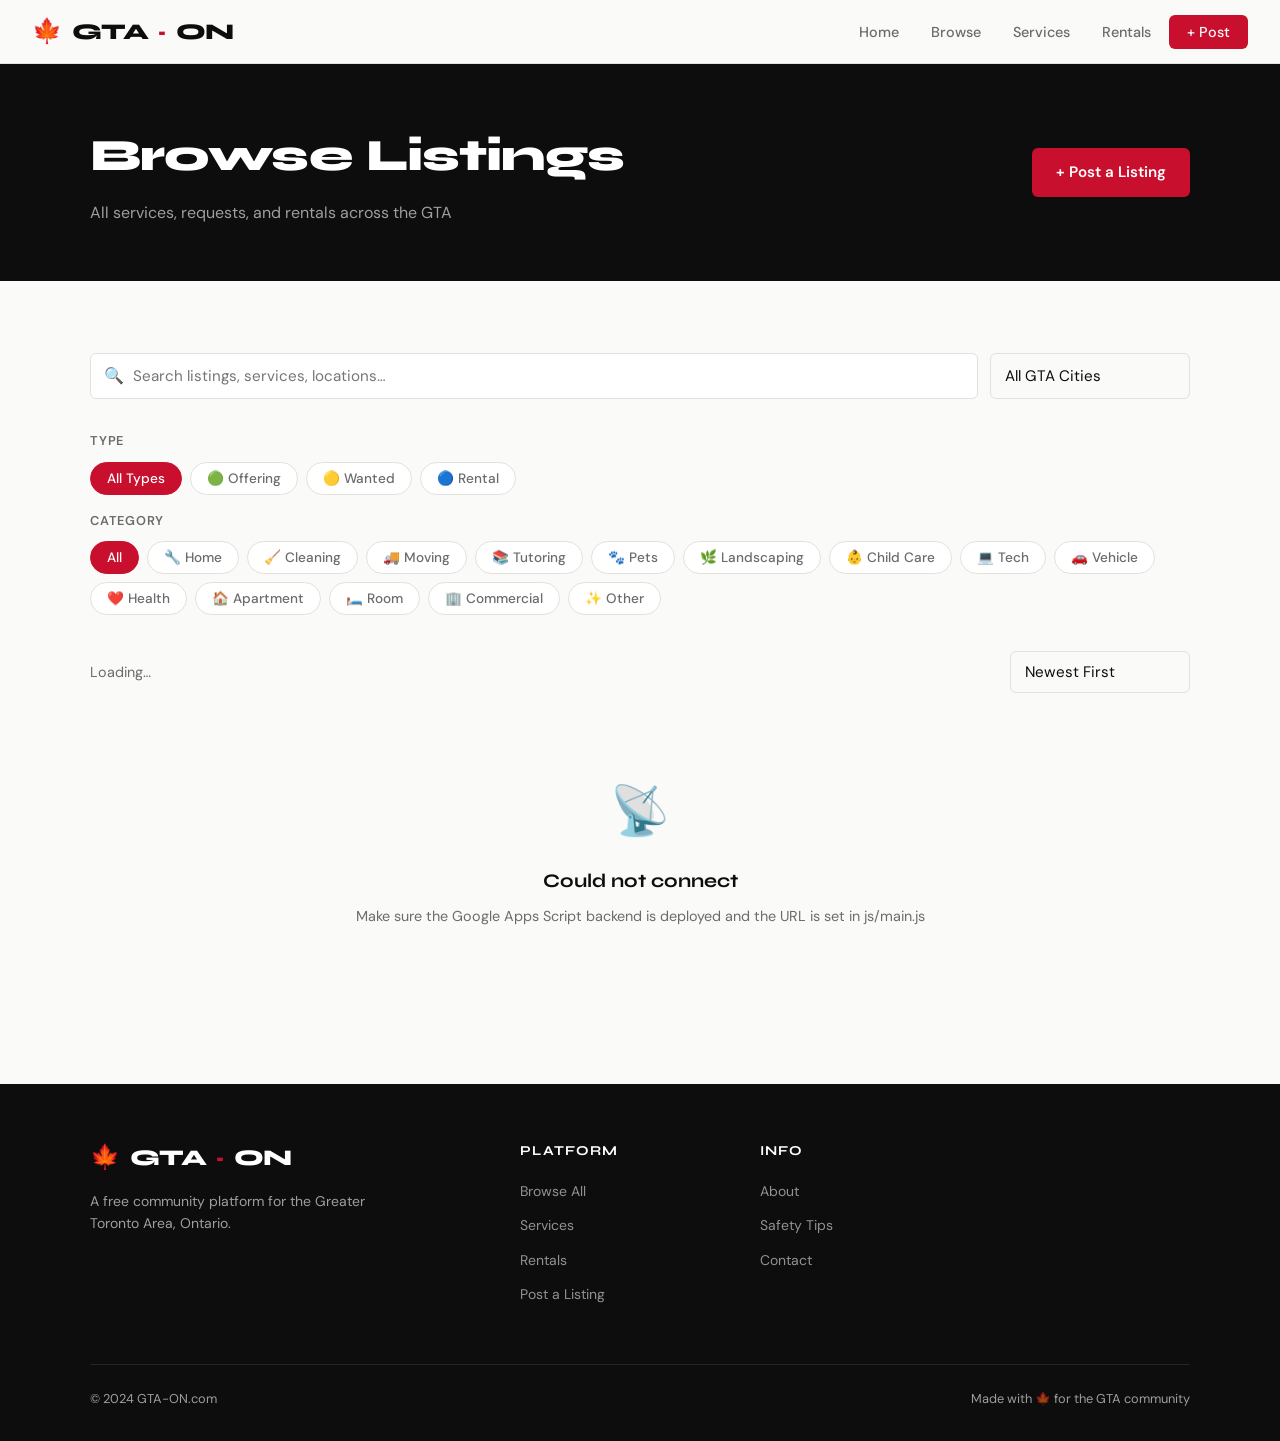
<file: broswe.html>
<!DOCTYPE html>
<html lang="en">
<head>
  <meta charset="UTF-8" />
  <meta name="viewport" content="width=device-width, initial-scale=1.0" />
  <title>Browse Listings — GTA-ON</title>
  <meta name="description" content="Browse all services, requests, and rentals in the Greater Toronto Area." />
  <link rel="icon" href="data:image/svg+xml,<svg xmlns='http://www.w3.org/2000/svg' viewBox='0 0 100 100'><text y='.9em' font-size='90'>🍁</text></svg>" />
  <link rel="stylesheet" href="css/style.css" />
</head>
<body>

<nav>
  <a href="index.html" class="nav-logo"><span class="maple-leaf">🍁</span> GTA<span class="dot">·</span>ON</a>
  <ul class="nav-links" id="navLinks">
    <li><a href="index.html">Home</a></li>
    <li><a href="browse.html">Browse</a></li>
    <li><a href="services.html">Services</a></li>
    <li><a href="rentals.html">Rentals</a></li>
    <li><a href="post.html" class="nav-cta">+ Post</a></li>
  </ul>
  <div class="hamburger" id="hamburger"><span></span><span></span><span></span></div>
</nav>

<div class="page-header">
  <div class="section-inner">
    <div>
      <h1>Browse Listings</h1>
      <p>All services, requests, and rentals across the GTA</p>
    </div>
    <a href="post.html" class="btn btn-primary">+ Post a Listing</a>
  </div>
</div>

<section>
  <div class="section-inner">

    <!-- Search -->
    <div class="search-wrap">
      <div class="search-box">
        <span class="search-icon">🔍</span>
        <input type="text" id="searchInput" placeholder="Search listings, services, locations…" />
      </div>
      <select class="form-control" id="citySelect" style="max-width:200px" onchange="filterByCity(this.value)">
        <option value="all">All GTA Cities</option>
        <option value="Toronto">Toronto</option>
        <option value="Mississauga">Mississauga</option>
        <option value="Brampton">Brampton</option>
        <option value="Markham">Markham</option>
        <option value="Vaughan">Vaughan</option>
        <option value="Richmond Hill">Richmond Hill</option>
        <option value="Oakville">Oakville</option>
        <option value="Burlington">Burlington</option>
        <option value="Ajax">Ajax</option>
        <option value="Pickering">Pickering</option>
        <option value="Whitby">Whitby</option>
        <option value="Oshawa">Oshawa</option>
      </select>
    </div>

    <!-- Type Filters -->
    <div style="margin-bottom:16px">
      <p style="font-size:0.8rem;font-weight:600;text-transform:uppercase;letter-spacing:0.06em;color:var(--gray);margin-bottom:10px">Type</p>
      <div class="filters">
        <button class="filter-btn active" data-filter-type="all">All Types</button>
        <button class="filter-btn" data-filter-type="offer">🟢 Offering</button>
        <button class="filter-btn" data-filter-type="request">🟡 Wanted</button>
        <button class="filter-btn" data-filter-type="rental">🔵 Rental</button>
      </div>
    </div>

    <!-- Category Filters -->
    <div style="margin-bottom:36px">
      <p style="font-size:0.8rem;font-weight:600;text-transform:uppercase;letter-spacing:0.06em;color:var(--gray);margin-bottom:10px">Category</p>
      <div class="filters">
        <button class="filter-btn active" data-filter-cat="all">All</button>
        <button class="filter-btn" data-filter-cat="Home Services">🔧 Home</button>
        <button class="filter-btn" data-filter-cat="Cleaning">🧹 Cleaning</button>
        <button class="filter-btn" data-filter-cat="Moving">🚚 Moving</button>
        <button class="filter-btn" data-filter-cat="Tutoring">📚 Tutoring</button>
        <button class="filter-btn" data-filter-cat="Pet Care">🐾 Pets</button>
        <button class="filter-btn" data-filter-cat="Landscaping">🌿 Landscaping</button>
        <button class="filter-btn" data-filter-cat="Child Care">👶 Child Care</button>
        <button class="filter-btn" data-filter-cat="Technology">💻 Tech</button>
        <button class="filter-btn" data-filter-cat="Vehicle">🚗 Vehicle</button>
        <button class="filter-btn" data-filter-cat="Health">❤️ Health</button>
        <button class="filter-btn" data-filter-cat="Apartment">🏠 Apartment</button>
        <button class="filter-btn" data-filter-cat="Room">🛏️ Room</button>
        <button class="filter-btn" data-filter-cat="Commercial">🏢 Commercial</button>
        <button class="filter-btn" data-filter-cat="Other">✨ Other</button>
      </div>
    </div>

    <div style="display:flex;justify-content:space-between;align-items:center;margin-bottom:20px;flex-wrap:wrap;gap:10px">
      <p style="font-size:0.9rem;color:var(--gray)"><span id="listingCount">Loading…</span></p>
      <select class="form-control" style="max-width:180px" onchange="sortListings(this.value)">
        <option value="newest">Newest First</option>
        <option value="price-low">Price: Low to High</option>
        <option value="price-high">Price: High to Low</option>
      </select>
    </div>

    <div class="listings-grid" id="listingsGrid">
      <!-- Loaded by JS -->
    </div>

  </div>
</section>

<!-- Listing Detail Modal -->
<div class="modal-overlay" id="listingModal">
  <div class="modal">
    <button class="modal-close" onclick="closeModal('listingModal')">✕</button>
    <div id="listingDetail"></div>
  </div>
</div>

<footer>
  <div class="footer-inner">
    <div class="footer-grid">
      <div class="footer-brand">
        <a href="index.html" class="nav-logo"><span class="maple-leaf">🍁</span> GTA<span class="dot">·</span>ON</a>
        <p>A free community platform for the Greater Toronto Area, Ontario.</p>
      </div>
      <div class="footer-col">
        <h4>Platform</h4>
        <ul>
          <li><a href="browse.html">Browse All</a></li>
          <li><a href="services.html">Services</a></li>
          <li><a href="rentals.html">Rentals</a></li>
          <li><a href="post.html">Post a Listing</a></li>
        </ul>
      </div>
      <div class="footer-col"><h4>Info</h4><ul><li><a href="about.html">About</a></li><li><a href="about.html#safety">Safety Tips</a></li><li><a href="about.html#contact">Contact</a></li></ul></div>
      <div class="footer-col"></div>
    </div>
    <div class="footer-bottom">
      <span>© 2024 GTA-ON.com</span>
      <span>Made with 🍁 for the GTA community</span>
    </div>
  </div>
</footer>

<div id="toast" class="toast"></div>
<script src="js/main.js"></script>
<script>
  // Read URL params on load
  document.addEventListener('DOMContentLoaded', () => {
    const params = new URLSearchParams(window.location.search);
    const cat = params.get('cat');
    const type = params.get('type');
    if (cat) {
      const btn = document.querySelector(`[data-filter-cat="${cat}"]`);
      if (btn) { btn.click(); }
    }
    if (type) {
      const btn = document.querySelector(`[data-filter-type="${type}"]`);
      if (btn) { btn.click(); }
    }
  });

  function filterByCity(city) {
    window._cityFilter = city === 'all' ? '' : city;
    currentFilters.city = window._cityFilter;
    currentPage = 1;
    renderFilteredListings();
  }

  function sortListings(mode) {
    if (mode === 'price-low') allListings.sort((a,b) => (parseFloat(a.price)||0)-(parseFloat(b.price)||0));
    else if (mode === 'price-high') allListings.sort((a,b) => (parseFloat(b.price)||0)-(parseFloat(a.price)||0));
    else allListings.sort((a,b) => new Date(b.date)-new Date(a.date));
    renderFilteredListings();
  }
</script>
</body>
</html>
</file>
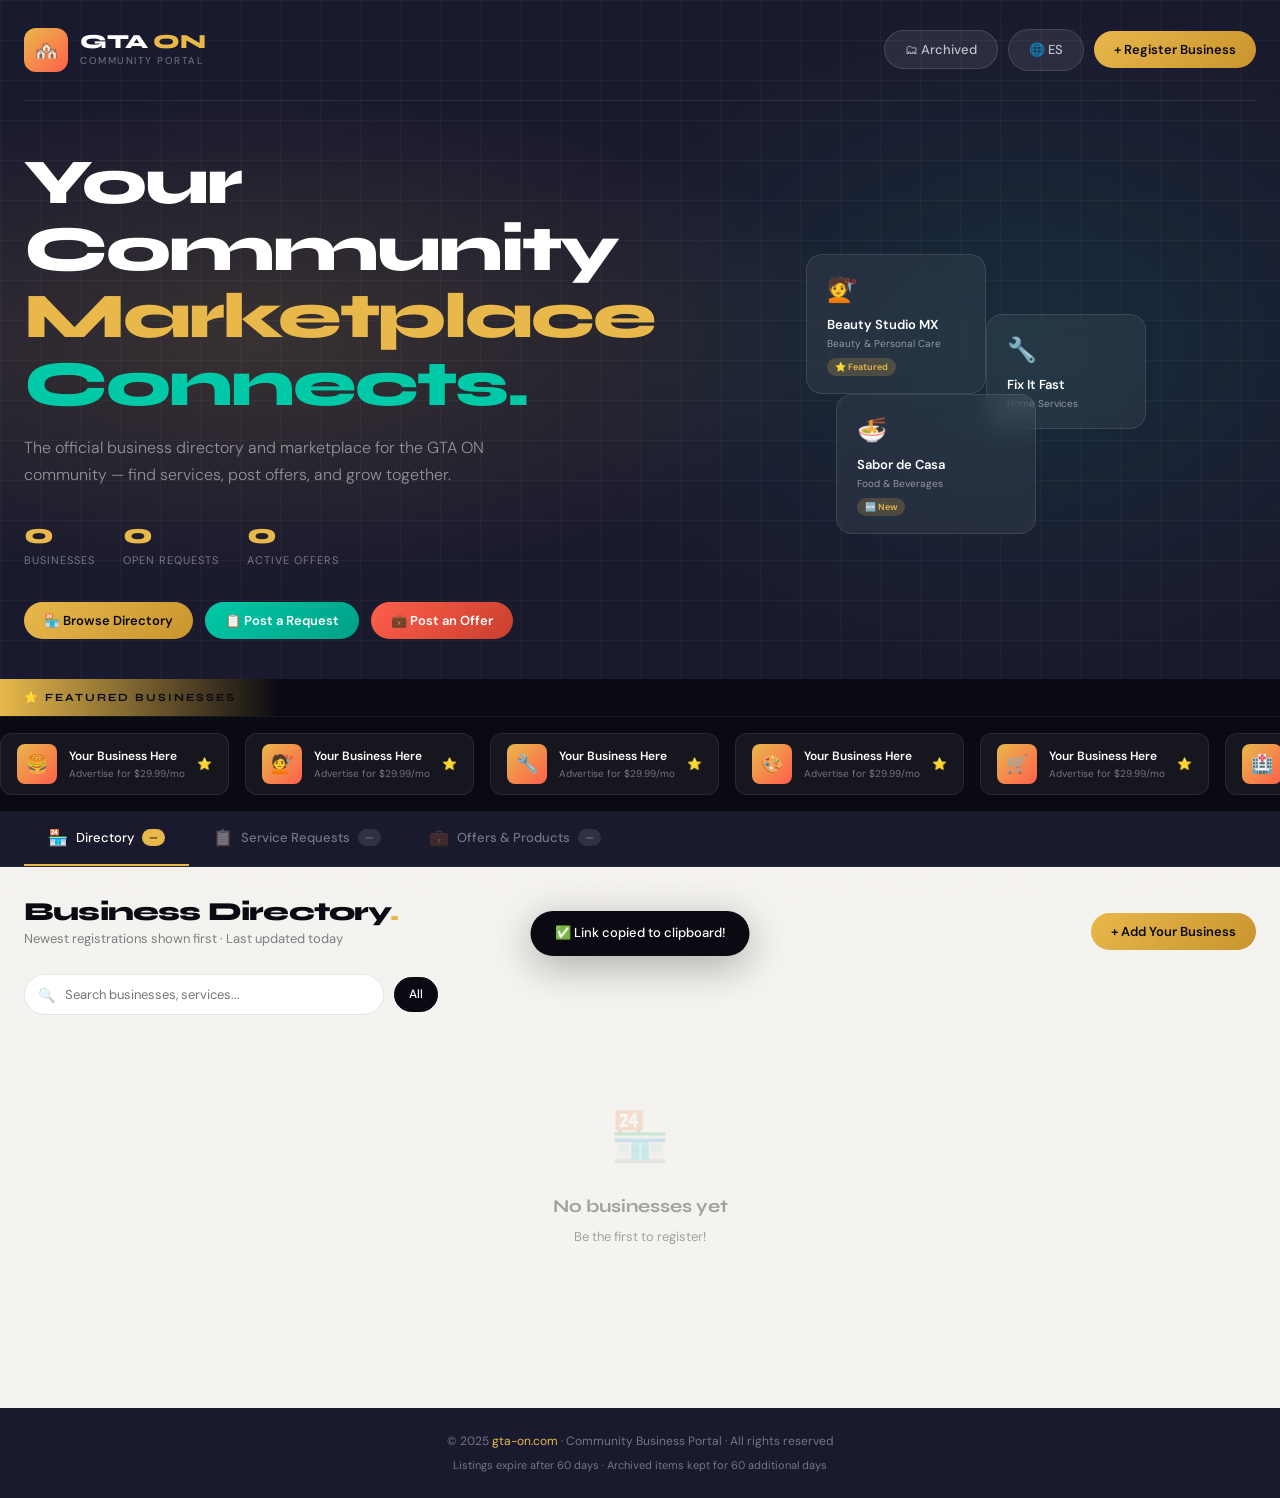
<file: index-standalone-en.html>
<!DOCTYPE html>
<html lang="en">
<head>
<meta charset="UTF-8">
<meta name="viewport" content="width=device-width, initial-scale=1.0">
<meta name="description" content="GTA ON Community Business Directory — find local services, post requests, and grow your business.">
<link rel="alternate" hreflang="es" href="index-es.html">
<link rel="alternate" hreflang="en" href="index.html">
<title>GTA ON – Community Business Portal</title>
<link href="https://fonts.googleapis.com/css2?family=Syne:wght@400;600;700;800&family=DM+Sans:ital,wght@0,300;0,400;0,500;1,300&display=swap" rel="stylesheet">
<style>
:root {
  --ink: #0a0a12;
  --ink2: #1a1a2e;
  --surface: #f5f3ef;
  --card: #ffffff;
  --gold: #e8b84b;
  --gold2: #f5d47a;
  --coral: #ff5f4b;
  --mint: #00c9a7;
  --sky: #4f9cf9;
  --purple: #8b5cf6;
  --border: rgba(10,10,18,0.1);
  --shadow: 0 4px 30px rgba(0,0,0,0.08);
  --shadow-lg: 0 20px 60px rgba(0,0,0,0.15);
  --r: 16px;
  --r-sm: 10px;
  --transition: 0.3s cubic-bezier(0.4,0,0.2,1);
  --font-display: 'Syne', sans-serif;
  --font-body: 'DM Sans', sans-serif;
}

*, *::before, *::after { box-sizing: border-box; margin: 0; padding: 0; }

html { scroll-behavior: smooth; }

body {
  font-family: var(--font-body);
  background: var(--surface);
  color: var(--ink);
  overflow-x: hidden;
  font-size: 15px;
  line-height: 1.6;
}

/* ─── SCROLLBAR ─── */
::-webkit-scrollbar { width: 6px; }
::-webkit-scrollbar-track { background: var(--surface); }
::-webkit-scrollbar-thumb { background: var(--gold); border-radius: 3px; }

/* ─── NOISE TEXTURE ─── */
body::before {
  content: '';
  position: fixed; inset: 0; z-index: 0; pointer-events: none;
  background-image: url("data:image/svg+xml,%3Csvg viewBox='0 0 256 256' xmlns='http://www.w3.org/2000/svg'%3E%3Cfilter id='noise'%3E%3CfeTurbulence type='fractalNoise' baseFrequency='0.9' numOctaves='4' stitchTiles='stitch'/%3E%3C/filter%3E%3Crect width='100%25' height='100%25' filter='url(%23noise)' opacity='0.03'/%3E%3C/svg%3E");
  opacity: 0.4;
}

/* ─── HERO / HEADER ─── */
.hero {
  background: var(--ink2);
  position: relative;
  overflow: hidden;
  padding: 0;
}

.hero-gradient {
  position: absolute; inset: 0;
  background: radial-gradient(ellipse 80% 60% at 20% 50%, rgba(232,184,75,0.15) 0%, transparent 60%),
              radial-gradient(ellipse 60% 80% at 80% 50%, rgba(0,201,167,0.1) 0%, transparent 60%);
}

.hero-grid {
  position: absolute; inset: 0;
  background-image: linear-gradient(rgba(255,255,255,0.03) 1px, transparent 1px),
                    linear-gradient(90deg, rgba(255,255,255,0.03) 1px, transparent 1px);
  background-size: 40px 40px;
}

.hero-inner {
  position: relative; z-index: 1;
  max-width: 1400px; margin: 0 auto;
  padding: 28px 24px 0;
}

.topbar {
  display: flex; align-items: center; justify-content: space-between;
  padding-bottom: 28px;
  border-bottom: 1px solid rgba(255,255,255,0.08);
}

.logo {
  display: flex; align-items: center; gap: 12px;
  text-decoration: none;
}

.logo-icon {
  width: 44px; height: 44px;
  background: linear-gradient(135deg, var(--gold), var(--coral));
  border-radius: 12px;
  display: flex; align-items: center; justify-content: center;
  font-size: 20px;
}

.logo-text {
  font-family: var(--font-display);
  font-size: 20px; font-weight: 800;
  color: #fff;
  letter-spacing: -0.5px;
  line-height: 1.1;
}
.logo-text span { color: var(--gold); }
.logo-sub { font-size: 10px; color: rgba(255,255,255,0.4); font-weight: 400; letter-spacing: 1.5px; text-transform: uppercase; }

.topbar-actions { display: flex; gap: 10px; align-items: center; }

.btn {
  display: inline-flex; align-items: center; gap: 6px;
  padding: 10px 20px; border-radius: 50px;
  font-family: var(--font-body); font-size: 13px; font-weight: 500;
  cursor: pointer; transition: var(--transition); text-decoration: none;
  border: none; white-space: nowrap;
}
.btn-ghost {
  background: rgba(255,255,255,0.08);
  color: rgba(255,255,255,0.7);
  border: 1px solid rgba(255,255,255,0.12);
}
.btn-ghost:hover { background: rgba(255,255,255,0.15); color: #fff; }
.btn-gold {
  background: linear-gradient(135deg, var(--gold), #c9942e);
  color: var(--ink); font-weight: 600;
}
.btn-gold:hover { transform: translateY(-2px); box-shadow: 0 8px 24px rgba(232,184,75,0.4); }
.btn-primary {
  background: linear-gradient(135deg, var(--coral), #c73f2d);
  color: #fff; font-weight: 600;
}
.btn-primary:hover { transform: translateY(-2px); box-shadow: 0 8px 24px rgba(255,95,75,0.4); }
.btn-mint { background: linear-gradient(135deg, var(--mint), #00a086); color: #fff; font-weight: 600; }
.btn-mint:hover { transform: translateY(-2px); box-shadow: 0 8px 24px rgba(0,201,167,0.4); }
.btn-sky { background: linear-gradient(135deg, var(--sky), #2563eb); color: #fff; font-weight: 600; }

.hero-content {
  display: grid; grid-template-columns: 1fr 1fr; gap: 40px;
  padding: 48px 0 40px;
  align-items: center;
}

.hero-headline {
  font-family: var(--font-display);
  font-size: clamp(36px, 5vw, 64px);
  font-weight: 800;
  color: #fff;
  line-height: 1.05;
  letter-spacing: -2px;
}
.hero-headline .accent { color: var(--gold); }
.hero-headline .accent2 { color: var(--mint); }

.hero-sub {
  margin-top: 16px;
  color: rgba(255,255,255,0.5);
  font-size: 16px; font-weight: 300;
  max-width: 460px;
  line-height: 1.7;
}

.hero-stats {
  display: flex; gap: 28px; margin-top: 32px;
}
.stat {
  text-align: left;
}
.stat-num {
  font-family: var(--font-display);
  font-size: 28px; font-weight: 800; color: var(--gold);
  line-height: 1;
}
.stat-label { font-size: 11px; color: rgba(255,255,255,0.4); text-transform: uppercase; letter-spacing: 1px; margin-top: 4px; }

.hero-ctas { display: flex; gap: 12px; margin-top: 32px; flex-wrap: wrap; }

.hero-visual {
  position: relative;
  display: flex; justify-content: center; align-items: center;
}

/* Animated floating cards */
.float-cards {
  position: relative;
  width: 340px; height: 280px;
}
.float-card {
  position: absolute;
  background: rgba(255,255,255,0.06);
  backdrop-filter: blur(10px);
  border: 1px solid rgba(255,255,255,0.1);
  border-radius: 16px;
  padding: 16px 20px;
  color: #fff;
  animation: floatCard 6s ease-in-out infinite;
}
.float-card:nth-child(1) { top: 0; left: 0; width: 180px; animation-delay: 0s; }
.float-card:nth-child(2) { top: 60px; right: 0; width: 160px; animation-delay: 2s; }
.float-card:nth-child(3) { bottom: 0; left: 30px; width: 200px; animation-delay: 4s; }
@keyframes floatCard {
  0%,100% { transform: translateY(0); }
  50% { transform: translateY(-12px); }
}
.float-card-icon { font-size: 24px; margin-bottom: 6px; }
.float-card-name { font-size: 13px; font-weight: 600; }
.float-card-cat { font-size: 10px; color: rgba(255,255,255,0.5); }
.float-card-badge {
  display: inline-block; margin-top: 6px;
  padding: 2px 8px; border-radius: 20px; font-size: 9px; font-weight: 600;
  background: rgba(232,184,75,0.2); color: var(--gold);
}

/* ─── BANNER STRIP ─── */
.banner-section {
  background: var(--ink);
  padding: 0;
  position: relative; z-index: 2;
}

.banner-label {
  display: flex; align-items: center; gap: 8px;
  padding: 10px 24px;
  background: linear-gradient(90deg, var(--gold), transparent);
  font-family: var(--font-display);
  font-size: 11px; font-weight: 700;
  color: var(--ink);
  letter-spacing: 2px; text-transform: uppercase;
  max-width: 280px;
}

.banner-track-container {
  overflow: hidden;
  padding: 16px 0;
  border-top: 1px solid rgba(255,255,255,0.06);
  position: relative;
}

.banner-track {
  display: flex; gap: 16px;
  animation: scrollBanner 30s linear infinite;
  width: max-content;
}
.banner-track:hover { animation-play-state: paused; }
@keyframes scrollBanner {
  0% { transform: translateX(0); }
  100% { transform: translateX(-50%); }
}

.banner-card {
  flex-shrink: 0;
  display: flex; align-items: center; gap: 12px;
  background: rgba(255,255,255,0.05);
  border: 1px solid rgba(255,255,255,0.08);
  border-radius: 12px;
  padding: 10px 16px;
  cursor: pointer; transition: var(--transition);
  text-decoration: none;
  min-width: 200px;
}
.banner-card:hover { background: rgba(232,184,75,0.1); border-color: var(--gold); }
.banner-card-img {
  width: 40px; height: 40px; border-radius: 8px; object-fit: cover;
  background: linear-gradient(135deg, var(--gold), var(--coral));
  display: flex; align-items: center; justify-content: center; font-size: 18px;
  color: #fff; flex-shrink: 0;
}
.banner-card-info { flex: 1; min-width: 0; }
.banner-card-name { font-size: 12px; font-weight: 600; color: #fff; white-space: nowrap; overflow: hidden; text-overflow: ellipsis; }
.banner-card-cat { font-size: 10px; color: rgba(255,255,255,0.4); }
.banner-star { color: var(--gold); font-size: 12px; }

/* ─── NAV TABS ─── */
.nav-tabs {
  background: var(--ink2);
  position: sticky; top: 0; z-index: 100;
  border-bottom: 1px solid rgba(255,255,255,0.06);
}
.nav-tabs-inner {
  max-width: 1400px; margin: 0 auto;
  display: flex; align-items: center; gap: 0;
  padding: 0 24px;
  overflow-x: auto;
  scrollbar-width: none;
}
.nav-tabs-inner::-webkit-scrollbar { display: none; }

.nav-tab {
  display: flex; align-items: center; gap: 8px;
  padding: 16px 24px;
  color: rgba(255,255,255,0.4);
  font-size: 13px; font-weight: 500;
  cursor: pointer; transition: var(--transition);
  border-bottom: 2px solid transparent;
  white-space: nowrap;
  background: none; border-left: none; border-right: none; border-top: none;
  font-family: var(--font-body);
}
.nav-tab:hover { color: rgba(255,255,255,0.8); }
.nav-tab.active { color: #fff; border-bottom-color: var(--gold); }
.nav-tab-icon { font-size: 16px; }
.nav-tab-count {
  background: rgba(255,255,255,0.1);
  padding: 2px 7px; border-radius: 20px; font-size: 10px;
}
.nav-tab.active .nav-tab-count { background: var(--gold); color: var(--ink); }

/* ─── MAIN LAYOUT ─── */
.main {
  max-width: 1400px; margin: 0 auto;
  padding: 32px 24px;
}

/* ─── SECTION HEADERS ─── */
.section-header {
  display: flex; align-items: flex-end; justify-content: space-between;
  margin-bottom: 24px; gap: 16px; flex-wrap: wrap;
}
.section-title {
  font-family: var(--font-display);
  font-size: 26px; font-weight: 800;
  letter-spacing: -0.8px;
  line-height: 1;
}
.section-title .dot { color: var(--gold); }
.section-desc { font-size: 13px; color: rgba(10,10,18,0.5); margin-top: 4px; }

/* ─── FILTER BAR ─── */
.filter-bar {
  display: flex; gap: 10px; margin-bottom: 24px; flex-wrap: wrap; align-items: center;
}

.search-wrap {
  position: relative; flex: 1; min-width: 200px; max-width: 360px;
}
.search-icon {
  position: absolute; left: 14px; top: 50%; transform: translateY(-50%);
  color: rgba(10,10,18,0.35); font-size: 14px;
  pointer-events: none;
}
.search-input {
  width: 100%;
  padding: 11px 16px 11px 40px;
  border: 1.5px solid var(--border);
  border-radius: 50px;
  background: #fff;
  font-family: var(--font-body); font-size: 13px;
  outline: none; transition: var(--transition);
}
.search-input:focus { border-color: var(--gold); box-shadow: 0 0 0 3px rgba(232,184,75,0.15); }

.filter-chips { display: flex; gap: 6px; flex-wrap: wrap; }
.chip {
  padding: 7px 14px; border-radius: 50px;
  font-size: 12px; font-weight: 500;
  cursor: pointer; transition: var(--transition);
  border: 1.5px solid var(--border);
  background: #fff; color: rgba(10,10,18,0.6);
  white-space: nowrap;
}
.chip:hover { border-color: var(--gold); color: var(--ink); }
.chip.active { background: var(--ink); color: #fff; border-color: var(--ink); }

/* ─── BUSINESS GRID ─── */
.biz-grid {
  display: grid;
  grid-template-columns: repeat(auto-fill, minmax(440px, 1fr));
  gap: 16px;
}

.biz-card {
  background: var(--card);
  border-radius: var(--r);
  border: 1.5px solid var(--border);
  display: flex; align-items: center; gap: 16px;
  padding: 16px 20px;
  transition: var(--transition);
  position: relative;
  overflow: hidden;
  cursor: pointer;
}
.biz-card::before {
  content: '';
  position: absolute; left: 0; top: 0; bottom: 0;
  width: 3px;
  background: var(--gold);
  transform: scaleY(0); transform-origin: bottom;
  transition: var(--transition);
}
.biz-card:hover { box-shadow: var(--shadow-lg); transform: translateY(-2px); border-color: rgba(232,184,75,0.4); }
.biz-card:hover::before { transform: scaleY(1); }
.biz-card.featured { border-color: var(--gold); }
.biz-card.featured::after {
  content: '⭐ Featured';
  position: absolute; top: 10px; right: 10px;
  background: var(--gold); color: var(--ink);
  font-size: 9px; font-weight: 700; padding: 3px 8px; border-radius: 20px;
  text-transform: uppercase; letter-spacing: 0.5px;
}

.biz-avatar {
  width: 56px; height: 56px; border-radius: 12px; flex-shrink: 0;
  object-fit: cover;
  background: linear-gradient(135deg, #f0ece3, #e8dfc8);
  display: flex; align-items: center; justify-content: center;
  font-size: 22px;
}
.biz-avatar img { width: 100%; height: 100%; object-fit: cover; border-radius: 12px; }

.biz-info { flex: 1; min-width: 0; }
.biz-name {
  font-family: var(--font-display);
  font-size: 15px; font-weight: 700;
  white-space: nowrap; overflow: hidden; text-overflow: ellipsis;
}
.biz-type { font-size: 11px; color: rgba(10,10,18,0.5); margin-top: 1px; white-space: nowrap; overflow: hidden; text-overflow: ellipsis; }
.biz-tags { display: flex; gap: 5px; margin-top: 6px; flex-wrap: wrap; }
.tag {
  padding: 2px 8px; border-radius: 20px; font-size: 10px; font-weight: 500;
  background: rgba(10,10,18,0.05); color: rgba(10,10,18,0.6);
}
.tag-category { background: rgba(79,156,249,0.1); color: var(--sky); }
.tag-new { background: rgba(0,201,167,0.1); color: var(--mint); }

.biz-meta {
  display: flex; flex-direction: column; align-items: flex-end; gap: 6px; flex-shrink: 0;
}
.biz-contact { font-size: 11px; color: rgba(10,10,18,0.5); text-align: right; }
.biz-contact a { color: var(--sky); text-decoration: none; }

.biz-actions { display: flex; gap: 6px; }
.icon-btn {
  width: 32px; height: 32px; border-radius: 8px;
  display: flex; align-items: center; justify-content: center;
  font-size: 14px; cursor: pointer; transition: var(--transition);
  border: 1.5px solid var(--border); background: transparent;
}
.icon-btn:hover { background: var(--ink); color: #fff; border-color: var(--ink); }

/* ─── MARKETPLACE GRID (Requests & Offers) ─── */
.market-grid {
  display: grid;
  grid-template-columns: repeat(auto-fill, minmax(300px, 1fr));
  gap: 16px;
}

.market-card {
  background: var(--card);
  border-radius: var(--r);
  border: 1.5px solid var(--border);
  padding: 20px;
  transition: var(--transition);
  position: relative;
  overflow: hidden;
}
.market-card:hover { box-shadow: var(--shadow-lg); transform: translateY(-3px); }
.market-card.request-card { border-top: 3px solid var(--sky); }
.market-card.offer-card { border-top: 3px solid var(--mint); }

.market-card-header {
  display: flex; align-items: flex-start; justify-content: space-between; gap: 10px; margin-bottom: 10px;
}
.market-card-type {
  font-size: 9px; font-weight: 700; letter-spacing: 1.5px; text-transform: uppercase;
  padding: 3px 8px; border-radius: 20px;
}
.request-type { background: rgba(79,156,249,0.1); color: var(--sky); }
.offer-type { background: rgba(0,201,167,0.1); color: var(--mint); }

.market-card-title {
  font-family: var(--font-display);
  font-size: 15px; font-weight: 700;
  line-height: 1.3;
  margin-bottom: 6px;
}
.market-card-desc {
  font-size: 12px; color: rgba(10,10,18,0.55);
  line-height: 1.6;
  display: -webkit-box; -webkit-line-clamp: 2; -webkit-box-orient: vertical; overflow: hidden;
}

.market-card-footer {
  display: flex; align-items: center; justify-content: space-between;
  margin-top: 14px; padding-top: 12px;
  border-top: 1px solid var(--border);
  flex-wrap: wrap; gap: 8px;
}
.price-badge {
  font-family: var(--font-display);
  font-size: 17px; font-weight: 800;
}
.price-badge.request { color: var(--sky); }
.price-badge.offer { color: var(--mint); }
.price-label { font-size: 10px; color: rgba(10,10,18,0.4); }

.expiry-badge {
  font-size: 10px; color: rgba(10,10,18,0.4);
  display: flex; align-items: center; gap: 3px;
}
.expiry-badge.urgent { color: var(--coral); }

.market-card-contact {
  font-size: 11px; color: rgba(10,10,18,0.5); margin-top: 8px;
  display: flex; align-items: center; gap: 4px;
}

.offer-img {
  width: 100%; height: 140px; border-radius: 10px; object-fit: cover;
  margin-bottom: 12px;
  background: linear-gradient(135deg, #f0ece3, #e8dfc8);
  display: flex; align-items: center; justify-content: center; font-size: 36px;
}
.offer-img img { width: 100%; height: 100%; object-fit: cover; border-radius: 10px; }

/* ─── MODAL ─── */
.modal-overlay {
  display: none; position: fixed; inset: 0; z-index: 1000;
  background: rgba(0,0,0,0.7); backdrop-filter: blur(8px);
  align-items: center; justify-content: center; padding: 20px;
}
.modal-overlay.open { display: flex; }
.modal {
  background: var(--surface);
  border-radius: 20px;
  width: 100%; max-width: 560px;
  max-height: 90vh; overflow-y: auto;
  box-shadow: 0 40px 100px rgba(0,0,0,0.4);
  animation: modalIn 0.35s cubic-bezier(0.34,1.56,0.64,1);
}
@keyframes modalIn {
  from { opacity: 0; transform: scale(0.9) translateY(20px); }
  to { opacity: 1; transform: scale(1) translateY(0); }
}
.modal-header {
  display: flex; align-items: center; justify-content: space-between;
  padding: 24px 28px 20px;
  border-bottom: 1px solid var(--border);
  position: sticky; top: 0; background: var(--surface); z-index: 1;
  border-radius: 20px 20px 0 0;
}
.modal-title {
  font-family: var(--font-display);
  font-size: 20px; font-weight: 800;
}
.modal-close {
  width: 36px; height: 36px; border-radius: 10px;
  display: flex; align-items: center; justify-content: center;
  cursor: pointer; font-size: 18px; transition: var(--transition);
  background: rgba(10,10,18,0.06); border: none;
}
.modal-close:hover { background: var(--coral); color: #fff; }
.modal-body { padding: 24px 28px; }

/* ─── FORM ─── */
.form-row { display: grid; grid-template-columns: 1fr 1fr; gap: 14px; }
.form-group { margin-bottom: 16px; }
.form-label {
  display: block; font-size: 12px; font-weight: 600;
  color: rgba(10,10,18,0.6); margin-bottom: 6px;
  text-transform: uppercase; letter-spacing: 0.5px;
}
.form-label .req { color: var(--coral); }
.form-input, .form-select, .form-textarea {
  width: 100%;
  padding: 11px 14px;
  border: 1.5px solid var(--border);
  border-radius: var(--r-sm);
  background: #fff; font-family: var(--font-body); font-size: 13px;
  outline: none; transition: var(--transition);
  color: var(--ink);
}
.form-input:focus, .form-select:focus, .form-textarea:focus {
  border-color: var(--gold); box-shadow: 0 0 0 3px rgba(232,184,75,0.15);
}
.form-textarea { resize: vertical; min-height: 90px; }

.form-img-upload {
  border: 2px dashed var(--border);
  border-radius: var(--r-sm);
  padding: 24px;
  text-align: center;
  cursor: pointer;
  transition: var(--transition);
  background: rgba(255,255,255,0.5);
}
.form-img-upload:hover { border-color: var(--gold); background: rgba(232,184,75,0.05); }
.form-img-upload .upload-icon { font-size: 28px; margin-bottom: 8px; }
.form-img-upload p { font-size: 12px; color: rgba(10,10,18,0.5); }
.form-img-preview { width: 100%; max-height: 150px; object-fit: cover; border-radius: 8px; margin-top: 10px; display: none; }

.banner-upsell {
  background: linear-gradient(135deg, rgba(232,184,75,0.1), rgba(200,150,30,0.05));
  border: 1.5px solid rgba(232,184,75,0.3);
  border-radius: var(--r-sm);
  padding: 16px; margin-top: 8px;
}
.banner-upsell-title {
  font-family: var(--font-display);
  font-size: 14px; font-weight: 700; color: var(--gold);
  margin-bottom: 6px;
}
.banner-upsell p { font-size: 12px; color: rgba(10,10,18,0.6); margin-bottom: 12px; }

.checkbox-row {
  display: flex; align-items: center; gap: 10px;
  cursor: pointer;
}
.checkbox-row input[type=checkbox] { width: 18px; height: 18px; cursor: pointer; accent-color: var(--gold); }
.checkbox-row label { font-size: 13px; cursor: pointer; }

.form-error {
  color: var(--coral); font-size: 12px; margin-top: 4px; display: none;
}
.form-error.show { display: block; }

.submit-result {
  padding: 14px; border-radius: var(--r-sm);
  font-size: 13px; text-align: center; margin-top: 16px; display: none;
}
.submit-result.success { background: rgba(0,201,167,0.1); color: var(--mint); border: 1px solid rgba(0,201,167,0.3); display: block; }
.submit-result.error { background: rgba(255,95,75,0.1); color: var(--coral); border: 1px solid rgba(255,95,75,0.3); display: block; }

/* ─── SHARE TOAST ─── */
.share-toast {
  position: fixed; bottom: 24px; left: 50%; transform: translateX(-50%) translateY(80px);
  background: var(--ink); color: #fff;
  padding: 12px 24px; border-radius: 50px;
  font-size: 13px; font-weight: 500;
  z-index: 9999; transition: transform 0.4s cubic-bezier(0.34,1.56,0.64,1);
  display: flex; align-items: center; gap: 8px;
  box-shadow: 0 10px 40px rgba(0,0,0,0.3);
}
.share-toast.show { transform: translateX(-50%) translateY(0); }

/* ─── EMPTY STATE ─── */
.empty-state {
  text-align: center; padding: 60px 20px;
  color: rgba(10,10,18,0.35);
}
.empty-state-icon { font-size: 48px; margin-bottom: 16px; opacity: 0.5; }
.empty-state h3 { font-family: var(--font-display); font-size: 18px; font-weight: 700; margin-bottom: 6px; }
.empty-state p { font-size: 13px; }

/* ─── LOADING ─── */
.loading {
  display: flex; align-items: center; justify-content: center;
  padding: 48px; gap: 12px; color: rgba(10,10,18,0.4);
}
.spinner {
  width: 24px; height: 24px; border-radius: 50%;
  border: 3px solid rgba(10,10,18,0.1);
  border-top-color: var(--gold);
  animation: spin 0.7s linear infinite;
}
@keyframes spin { to { transform: rotate(360deg); } }

/* ─── PAGINATION ─── */
.pagination { display: flex; gap: 6px; justify-content: center; margin-top: 28px; }
.page-btn {
  width: 36px; height: 36px; border-radius: 10px;
  display: flex; align-items: center; justify-content: center;
  font-size: 13px; font-weight: 500; cursor: pointer;
  transition: var(--transition); border: 1.5px solid var(--border); background: #fff;
}
.page-btn:hover, .page-btn.active { background: var(--ink); color: #fff; border-color: var(--ink); }

/* ─── FOOTER ─── */
.footer {
  background: var(--ink2); color: rgba(255,255,255,0.4);
  text-align: center; padding: 24px;
  font-size: 12px; margin-top: 40px;
}
.footer a { color: var(--gold); text-decoration: none; }

/* ─── ARCHIVE SECTION ─── */
.archive-search {
  background: linear-gradient(135deg, rgba(139,92,246,0.08), rgba(79,156,249,0.05));
  border: 1.5px solid rgba(139,92,246,0.2);
  border-radius: var(--r);
  padding: 24px;
  margin-bottom: 24px;
}
.archive-search h3 { font-family: var(--font-display); font-size: 16px; font-weight: 700; margin-bottom: 12px; }
.archive-search-bar { display: flex; gap: 10px; }

/* ─── RESPONSIVE ─── */
@media (max-width: 900px) {
  .hero-content { grid-template-columns: 1fr; gap: 24px; }
  .hero-visual { display: none; }
  .biz-grid { grid-template-columns: 1fr; }
  .form-row { grid-template-columns: 1fr; }
}
@media (max-width: 600px) {
  .hero-inner { padding: 16px; }
  .topbar { flex-wrap: wrap; gap: 12px; }
  .main { padding: 20px 16px; }
  .market-grid { grid-template-columns: 1fr; }
  .hero-stats { gap: 16px; }
  .modal { max-height: 95vh; }
  .modal-body { padding: 16px 18px; }
  .modal-header { padding: 18px 18px 14px; }
  .section-title { font-size: 22px; }
  .topbar-actions .btn-ghost { display: none; }
}
</style>
</head>
<body>

<!-- ═══════════════════════════════════════════════════════════ -->
<!-- HERO SECTION -->
<!-- ═══════════════════════════════════════════════════════════ -->
<header class="hero">
  <div class="hero-gradient"></div>
  <div class="hero-grid"></div>
  <div class="hero-inner">
    <div class="topbar">
      <a class="logo" href="#">
        <div class="logo-icon">🏘️</div>
        <div>
          <div class="logo-text">GTA <span>ON</span></div>
          <div class="logo-sub">Community Portal</div>
        </div>
      </a>
      <div class="topbar-actions">
        <button class="btn btn-ghost" onclick="openModal('modalArchive')">🗂 Archived</button>
        <a class="btn btn-ghost" href="index-es.html" title="Versión en Español">🌐 ES</a>
        <button class="btn btn-gold" onclick="openModal('modalBusiness')">+ Register Business</button>
      </div>
    </div>

    <div class="hero-content">
      <div>
        <h1 class="hero-headline">
          Your Community<br>
          <span class="accent">Marketplace</span><br>
          <span class="accent2">Connects.</span>
        </h1>
        <p class="hero-sub">The official business directory and marketplace for the GTA ON community — find services, post offers, and grow together.</p>
        <div class="hero-stats">
          <div class="stat">
            <div class="stat-num" id="statBusinesses">0</div>
            <div class="stat-label">Businesses</div>
          </div>
          <div class="stat">
            <div class="stat-num" id="statRequests">0</div>
            <div class="stat-label">Open Requests</div>
          </div>
          <div class="stat">
            <div class="stat-num" id="statOffers">0</div>
            <div class="stat-label">Active Offers</div>
          </div>
        </div>
        <div class="hero-ctas">
          <button class="btn btn-gold" onclick="scrollToSection('directory')">🏪 Browse Directory</button>
          <button class="btn btn-mint" onclick="openModal('modalRequest')">📋 Post a Request</button>
          <button class="btn btn-primary" onclick="openModal('modalOffer')">💼 Post an Offer</button>
        </div>
      </div>
      <div class="hero-visual">
        <div class="float-cards">
          <div class="float-card">
            <div class="float-card-icon">💇</div>
            <div class="float-card-name">Beauty Studio MX</div>
            <div class="float-card-cat">Beauty & Personal Care</div>
            <div class="float-card-badge">⭐ Featured</div>
          </div>
          <div class="float-card">
            <div class="float-card-icon">🔧</div>
            <div class="float-card-name">Fix It Fast</div>
            <div class="float-card-cat">Home Services</div>
          </div>
          <div class="float-card">
            <div class="float-card-icon">🍜</div>
            <div class="float-card-name">Sabor de Casa</div>
            <div class="float-card-cat">Food & Beverages</div>
            <div class="float-card-badge">🆕 New</div>
          </div>
        </div>
      </div>
    </div>
  </div>
</header>

<!-- ═══════════════════════════════════════════════════════════ -->
<!-- FEATURED BANNER STRIP -->
<!-- ═══════════════════════════════════════════════════════════ -->
<div class="banner-section">
  <div class="banner-label">⭐ Featured Businesses</div>
  <div class="banner-track-container">
    <div class="banner-track" id="bannerTrack">
      <!-- Dynamic content injected here -->
    </div>
  </div>
</div>

<!-- ═══════════════════════════════════════════════════════════ -->
<!-- NAVIGATION TABS -->
<!-- ═══════════════════════════════════════════════════════════ -->
<nav class="nav-tabs">
  <div class="nav-tabs-inner">
    <button class="nav-tab active" onclick="showSection('directory')" id="tab-directory">
      <span class="nav-tab-icon">🏪</span> Directory
      <span class="nav-tab-count" id="count-directory">—</span>
    </button>
    <button class="nav-tab" onclick="showSection('requests')" id="tab-requests">
      <span class="nav-tab-icon">📋</span> Service Requests
      <span class="nav-tab-count" id="count-requests">—</span>
    </button>
    <button class="nav-tab" onclick="showSection('offers')" id="tab-offers">
      <span class="nav-tab-icon">💼</span> Offers & Products
      <span class="nav-tab-count" id="count-offers">—</span>
    </button>
  </div>
</nav>

<!-- ═══════════════════════════════════════════════════════════ -->
<!-- MAIN CONTENT -->
<!-- ═══════════════════════════════════════════════════════════ -->
<main class="main">

  <!-- ── DIRECTORY SECTION ── -->
  <section id="section-directory">
    <div class="section-header">
      <div>
        <h2 class="section-title">Business Directory<span class="dot">.</span></h2>
        <p class="section-desc">Newest registrations shown first · Last updated today</p>
      </div>
      <button class="btn btn-gold" onclick="openModal('modalBusiness')">+ Add Your Business</button>
    </div>

    <div class="filter-bar">
      <div class="search-wrap">
        <span class="search-icon">🔍</span>
        <input class="search-input" type="text" id="bizSearch" placeholder="Search businesses, services..." oninput="filterBusinesses()">
      </div>
      <div class="filter-chips" id="bizCategoryChips">
        <span class="chip active" data-cat="all" onclick="setCatFilter(this, 'biz')">All</span>
      </div>
    </div>

    <div id="bizList" class="biz-grid">
      <div class="loading"><div class="spinner"></div> Loading businesses…</div>
    </div>
    <div class="pagination" id="bizPagination"></div>
  </section>

  <!-- ── REQUESTS SECTION ── -->
  <section id="section-requests" style="display:none">
    <div class="section-header">
      <div>
        <h2 class="section-title">Service Requests<span class="dot">.</span></h2>
        <p class="section-desc">People looking for services · Expires after 60 days</p>
      </div>
      <button class="btn btn-sky" onclick="openModal('modalRequest')">+ Post a Request</button>
    </div>

    <div class="filter-bar">
      <div class="search-wrap">
        <span class="search-icon">🔍</span>
        <input class="search-input" type="text" id="reqSearch" placeholder="Search requests…" oninput="filterRequests()">
      </div>
      <div class="filter-chips" id="reqCategoryChips">
        <span class="chip active" data-cat="all" onclick="setCatFilter(this, 'req')">All</span>
      </div>
    </div>

    <div id="reqList" class="market-grid">
      <div class="loading"><div class="spinner"></div> Loading requests…</div>
    </div>
  </section>

  <!-- ── OFFERS SECTION ── -->
  <section id="section-offers" style="display:none">
    <div class="section-header">
      <div>
        <h2 class="section-title">Offers & Products<span class="dot">.</span></h2>
        <p class="section-desc">Businesses and individuals offering services or products</p>
      </div>
      <button class="btn btn-mint" onclick="openModal('modalOffer')">+ Post an Offer</button>
    </div>

    <div class="filter-bar">
      <div class="search-wrap">
        <span class="search-icon">🔍</span>
        <input class="search-input" type="text" id="offSearch" placeholder="Search offers…" oninput="filterOffers()">
      </div>
      <div class="filter-chips" id="offCategoryChips">
        <span class="chip active" data-cat="all" onclick="setCatFilter(this, 'off')">All</span>
      </div>
    </div>

    <div id="offList" class="market-grid">
      <div class="loading"><div class="spinner"></div> Loading offers…</div>
    </div>
  </section>

</main>

<!-- ═══════════════════════════════════════════════════════════ -->
<!-- FOOTER -->
<!-- ═══════════════════════════════════════════════════════════ -->
<footer class="footer">
  <p>© 2025 <a href="https://gta-on.com">gta-on.com</a> · Community Business Portal · All rights reserved</p>
  <p style="margin-top:6px;font-size:11px">Listings expire after 60 days · Archived items kept for 60 additional days</p>
</footer>

<!-- ═══════════════════════════════════════════════════════════ -->
<!-- SHARE TOAST -->
<!-- ═══════════════════════════════════════════════════════════ -->
<div class="share-toast" id="shareToast">✅ Link copied to clipboard!</div>

<!-- ═══════════════════════════════════════════════════════════ -->
<!-- MODAL: REGISTER BUSINESS -->
<!-- ═══════════════════════════════════════════════════════════ -->
<div class="modal-overlay" id="modalBusiness">
  <div class="modal">
    <div class="modal-header">
      <h3 class="modal-title">🏪 Register Your Business</h3>
      <button class="modal-close" onclick="closeModal('modalBusiness')">✕</button>
    </div>
    <div class="modal-body">
      <div class="form-row">
        <div class="form-group">
          <label class="form-label">Business Name <span class="req">*</span></label>
          <input class="form-input" id="biz_name" type="text" placeholder="e.g. Mi Tienda Favorita">
        </div>
        <div class="form-group">
          <label class="form-label">Owner Name <span class="req">*</span></label>
          <input class="form-input" id="biz_owner" type="text" placeholder="Full name">
        </div>
      </div>
      <div class="form-row">
        <div class="form-group">
          <label class="form-label">Category <span class="req">*</span></label>
          <select class="form-select" id="biz_category"></select>
        </div>
        <div class="form-group">
          <label class="form-label">Service Type <span class="req">*</span></label>
          <input class="form-input" id="biz_service" type="text" placeholder="e.g. Haircuts, Delivery, Repairs">
        </div>
      </div>
      <div class="form-group">
        <label class="form-label">Description <span class="req">*</span></label>
        <textarea class="form-textarea" id="biz_desc" placeholder="Describe your business and services in detail…"></textarea>
      </div>
      <div class="form-row">
        <div class="form-group">
          <label class="form-label">Phone <span class="req">*</span></label>
          <input class="form-input" id="biz_phone" type="tel" placeholder="+52 664 000 0000">
        </div>
        <div class="form-group">
          <label class="form-label">Email <span class="req">*</span></label>
          <input class="form-input" id="biz_email" type="email" placeholder="business@email.com">
        </div>
      </div>
      <div class="form-row">
        <div class="form-group">
          <label class="form-label">Address</label>
          <input class="form-input" id="biz_address" type="text" placeholder="Street, Neighborhood">
        </div>
        <div class="form-group">
          <label class="form-label">Website / Social</label>
          <input class="form-input" id="biz_website" type="text" placeholder="https://...">
        </div>
      </div>
      <div class="form-group">
        <label class="form-label">Business Photo</label>
        <div class="form-img-upload" onclick="document.getElementById('biz_img').click()">
          <div class="upload-icon">📷</div>
          <p>Click to upload a photo (JPG/PNG, max 5MB)</p>
          <input type="file" id="biz_img" accept="image/*" style="display:none" onchange="previewImg(this,'biz_preview')">
          <img id="biz_preview" class="form-img-preview">
        </div>
      </div>

      <!-- BANNER UPSELL -->
      <div class="banner-upsell">
        <div class="banner-upsell-title">⭐ Get Featured in the Banner Strip!</div>
        <p>Promote your business at the top of every page for <strong>30 days</strong>. Increase visibility and attract more customers in your community.</p>
        <div style="display:flex;align-items:center;justify-content:space-between;flex-wrap:wrap;gap:10px">
          <div class="checkbox-row">
            <input type="checkbox" id="biz_banner" onchange="toggleBannerNote()">
            <label for="biz_banner">Yes! Feature my business — <strong>$29.99 USD</strong> / 30 days</label>
          </div>
          <span style="font-size:11px;color:rgba(10,10,18,0.5)">via PayPal · Review within 24h</span>
        </div>
        <div id="bannerNote" style="display:none;margin-top:10px;font-size:12px;color:rgba(10,10,18,0.6);padding:8px;background:rgba(232,184,75,0.08);border-radius:8px">
          💳 After registration you'll be redirected to PayPal to complete payment. Your banner will go live after admin approval (usually within 24 hours).
        </div>
      </div>

      <button class="btn btn-gold" style="width:100%;justify-content:center;margin-top:16px;padding:14px" onclick="submitBusiness()">
        Register Business →
      </button>
      <div id="bizResult" class="submit-result"></div>
    </div>
  </div>
</div>

<!-- ═══════════════════════════════════════════════════════════ -->
<!-- MODAL: POST REQUEST -->
<!-- ═══════════════════════════════════════════════════════════ -->
<div class="modal-overlay" id="modalRequest">
  <div class="modal">
    <div class="modal-header">
      <h3 class="modal-title">📋 Post a Service Request</h3>
      <button class="modal-close" onclick="closeModal('modalRequest')">✕</button>
    </div>
    <div class="modal-body">
      <p style="font-size:12px;color:rgba(10,10,18,0.5);margin-bottom:18px">Tell the community what service you need and how much you're willing to pay. Listing expires in 60 days.</p>
      <div class="form-group">
        <label class="form-label">Request Title <span class="req">*</span></label>
        <input class="form-input" id="req_title" type="text" placeholder="e.g. Need plumber for bathroom leak">
      </div>
      <div class="form-group">
        <label class="form-label">Category <span class="req">*</span></label>
        <select class="form-select" id="req_category"></select>
      </div>
      <div class="form-group">
        <label class="form-label">Description <span class="req">*</span></label>
        <textarea class="form-textarea" id="req_desc" placeholder="Describe exactly what you need, location, timing, etc."></textarea>
      </div>
      <div class="form-row">
        <div class="form-group">
          <label class="form-label">Budget Min (MXN)</label>
          <input class="form-input" id="req_min" type="number" placeholder="e.g. 500" min="0">
        </div>
        <div class="form-group">
          <label class="form-label">Budget Max (MXN)</label>
          <input class="form-input" id="req_max" type="number" placeholder="e.g. 1500" min="0">
        </div>
      </div>
      <div class="form-row">
        <div class="form-group">
          <label class="form-label">Your Name <span class="req">*</span></label>
          <input class="form-input" id="req_name" type="text" placeholder="First name is fine">
        </div>
        <div class="form-group">
          <label class="form-label">Phone <span class="req">*</span></label>
          <input class="form-input" id="req_phone" type="tel" placeholder="+52 664 000 0000">
        </div>
      </div>
      <div class="form-group">
        <label class="form-label">Email (optional)</label>
        <input class="form-input" id="req_email" type="email" placeholder="your@email.com">
      </div>
      <button class="btn btn-sky" style="width:100%;justify-content:center;margin-top:8px;padding:14px" onclick="submitRequest()">
        Post Request →
      </button>
      <div id="reqResult" class="submit-result"></div>
    </div>
  </div>
</div>

<!-- ═══════════════════════════════════════════════════════════ -->
<!-- MODAL: POST OFFER -->
<!-- ═══════════════════════════════════════════════════════════ -->
<div class="modal-overlay" id="modalOffer">
  <div class="modal">
    <div class="modal-header">
      <h3 class="modal-title">💼 Post an Offer or Product</h3>
      <button class="modal-close" onclick="closeModal('modalOffer')">✕</button>
    </div>
    <div class="modal-body">
      <p style="font-size:12px;color:rgba(10,10,18,0.5);margin-bottom:18px">Offer your services or products to the community. Listing expires in 60 days.</p>
      <div class="form-group">
        <label class="form-label">Offer Title <span class="req">*</span></label>
        <input class="form-input" id="off_title" type="text" placeholder="e.g. Homemade tamales, 12-pack">
      </div>
      <div class="form-row">
        <div class="form-group">
          <label class="form-label">Category <span class="req">*</span></label>
          <select class="form-select" id="off_category"></select>
        </div>
        <div class="form-group">
          <label class="form-label">Price (MXN)</label>
          <input class="form-input" id="off_price" type="number" placeholder="e.g. 250" min="0">
        </div>
      </div>
      <div class="form-group">
        <label class="form-label">Description <span class="req">*</span></label>
        <textarea class="form-textarea" id="off_desc" placeholder="Describe your offer in detail, availability, conditions…"></textarea>
      </div>
      <div class="form-row">
        <div class="form-group">
          <label class="form-label">Business / Your Name <span class="req">*</span></label>
          <input class="form-input" id="off_biz" type="text" placeholder="Business or personal name">
        </div>
        <div class="form-group">
          <label class="form-label">Phone <span class="req">*</span></label>
          <input class="form-input" id="off_phone" type="tel" placeholder="+52 664 000 0000">
        </div>
      </div>
      <div class="form-group">
        <label class="form-label">Email (optional)</label>
        <input class="form-input" id="off_email" type="email" placeholder="your@email.com">
      </div>
      <div class="form-group">
        <label class="form-label">Photo (optional)</label>
        <div class="form-img-upload" onclick="document.getElementById('off_img').click()">
          <div class="upload-icon">📸</div>
          <p>Click to upload a product photo (optional)</p>
          <input type="file" id="off_img" accept="image/*" style="display:none" onchange="previewImg(this,'off_preview')">
          <img id="off_preview" class="form-img-preview">
        </div>
      </div>
      <button class="btn btn-mint" style="width:100%;justify-content:center;margin-top:8px;padding:14px" onclick="submitOffer()">
        Post Offer →
      </button>
      <div id="offResult" class="submit-result"></div>
    </div>
  </div>
</div>

<!-- ═══════════════════════════════════════════════════════════ -->
<!-- MODAL: ARCHIVED SEARCH -->
<!-- ═══════════════════════════════════════════════════════════ -->
<div class="modal-overlay" id="modalArchive">
  <div class="modal" style="max-width:640px">
    <div class="modal-header">
      <h3 class="modal-title">🗂 Search Archived Posts</h3>
      <button class="modal-close" onclick="closeModal('modalArchive')">✕</button>
    </div>
    <div class="modal-body">
      <p style="font-size:12px;color:rgba(10,10,18,0.5);margin-bottom:18px">Search expired requests and offers. Archived items are stored for 60 additional days after expiry.</p>
      <div class="archive-search-bar" style="margin-bottom:16px">
        <input class="form-input" id="arch_query" type="text" placeholder="Search archived posts…" style="flex:1">
        <select class="form-select" id="arch_type" style="width:140px">
          <option value="all">All</option>
          <option value="requests">Requests</option>
          <option value="offers">Offers</option>
        </select>
        <button class="btn btn-primary" onclick="searchArchive()">Search</button>
      </div>
      <div id="archResults">
        <div class="empty-state">
          <div class="empty-state-icon">🔍</div>
          <h3>Enter a search term</h3>
          <p>Search through archived requests and offers</p>
        </div>
      </div>
    </div>
  </div>
</div>

<!-- ═══════════════════════════════════════════════════════════ -->
<!-- JAVASCRIPT -->
<!-- ═══════════════════════════════════════════════════════════ -->
<script>
// ─── SITE CONFIG ─────────────────────────────────────────────
const SITE_NAME = 'gta-on.com';
const SITE_URL = 'https://gta-on.com';
// ─── LANG SWITCHER ────────────────────────────────────────────
// This is the English version. Spanish version: index-es.html

// ─── STATE ───────────────────────────────────────────────────
let allBusinesses = [], allRequests = [], allOffers = [];
let bizFilter = { cat: 'all', search: '' };
let reqFilter = { cat: 'all', search: '' };
let offFilter = { cat: 'all', search: '' };
let categories = [];
const PAGE_SIZE = 12;
let bizPage = 1;

// ─── CONFIG (Standalone — GitHub Pages) ─────────────────────
const GAS_URL = 'https://tinyurl.com/24lp8n8q'; // ← Paste your GAS deployment URL

// ─── API CALL via fetch ───────────────────────────────────────
async function api(action, payload = {}) {
  try {
    const params = new URLSearchParams({ action, payload: JSON.stringify(payload) });
    const res = await fetch(`${GAS_URL}?${params}`, { method: 'GET', redirect: 'follow' });
    const text = await res.text();
    try { return JSON.parse(text); }
    catch { return { success: false, error: 'Invalid response from server.' }; }
  } catch (e) {
    return { success: false, error: 'Network error. Please check your connection.' };
  }
}

// ─── INIT ─────────────────────────────────────────────────────
window.onload = async function() {
  await Promise.all([loadCategories(), loadBusinesses(), loadBanners(), loadRequests(), loadOffers()]);
};

async function loadCategories() {
  const res = await api('getCategories');
  if (res.success) {
    categories = res.data;
    populateCategorySelects();
    populateCategoryChips();
  }
}

function populateCategorySelects() {
  ['biz_category','req_category','off_category'].forEach(id => {
    const el = document.getElementById(id);
    if (!el) return;
    el.innerHTML = '<option value="">Select category…</option>';
    categories.forEach(c => {
      const o = document.createElement('option');
      o.value = c; o.textContent = c;
      el.appendChild(o);
    });
  });
}

function populateCategoryChips() {
  ['biz','req','off'].forEach(prefix => {
    const container = document.getElementById(prefix + 'CategoryChips');
    if (!container) return;
    categories.forEach(c => {
      const chip = document.createElement('span');
      chip.className = 'chip';
      chip.dataset.cat = c;
      chip.textContent = c;
      chip.onclick = () => setCatFilter(chip, prefix);
      container.appendChild(chip);
    });
  });
}

// ─── BUSINESSES ───────────────────────────────────────────────
async function loadBusinesses() {
  const res = await api('getBusinesses', {});
  if (res.success) {
    allBusinesses = res.data || [];
    document.getElementById('count-directory').textContent = allBusinesses.length;
    document.getElementById('statBusinesses').textContent = allBusinesses.length;
    renderBusinesses();
  } else {
    document.getElementById('bizList').innerHTML = emptyState('🏪', 'No businesses yet', 'Be the first to register!');
  }
}

function renderBusinesses() {
  let filtered = allBusinesses.filter(b => {
    const catOk = bizFilter.cat === 'all' || b.category === bizFilter.cat;
    const q = bizFilter.search.toLowerCase();
    const searchOk = !q || b.businessName.toLowerCase().includes(q) || (b.serviceType||'').toLowerCase().includes(q) || (b.category||'').toLowerCase().includes(q);
    return catOk && searchOk;
  });

  const total = filtered.length;
  const start = (bizPage - 1) * PAGE_SIZE;
  const page = filtered.slice(start, start + PAGE_SIZE);

  if (page.length === 0) {
    document.getElementById('bizList').innerHTML = emptyState('🏪', 'No businesses found', 'Try a different search or category');
    document.getElementById('bizPagination').innerHTML = '';
    return;
  }

  document.getElementById('bizList').innerHTML = page.map(b => bizCard(b)).join('');
  renderPagination(total, bizPage, 'biz');
}

function bizCard(b) {
  const isNew = (Date.now() - new Date(b.registeredDate).getTime()) < 7 * 24 * 60 * 60 * 1000;
  const isFeatured = b.isBannerSubscriber === true || b.isBannerSubscriber === 'TRUE';
  const avatar = b.imageUrl
    ? `<div class="biz-avatar"><img src="${b.imageUrl}" onerror="this.parentElement.innerHTML='${getCategoryEmoji(b.category)}'"></div>`
    : `<div class="biz-avatar">${getCategoryEmoji(b.category)}</div>`;

  return `
    <div class="biz-card ${isFeatured ? 'featured' : ''}" onclick="viewBizDetail('${b.id}')">
      ${avatar}
      <div class="biz-info">
        <div class="biz-name">${esc(b.businessName)}</div>
        <div class="biz-type">${esc(b.serviceType || b.category)}</div>
        <div class="biz-tags">
          <span class="tag tag-category">${esc(b.category)}</span>
          ${isNew ? '<span class="tag tag-new">🆕 New</span>' : ''}
        </div>
      </div>
      <div class="biz-meta">
        <div class="biz-contact">
          ${b.phone ? `<a href="tel:${b.phone}" onclick="event.stopPropagation()">📞 ${esc(b.phone)}</a><br>` : ''}
          <span style="font-size:10px;color:rgba(10,10,18,0.3)">${timeAgo(b.registeredDate)}</span>
        </div>
        <div class="biz-actions">
          <button class="icon-btn" title="Share" onclick="event.stopPropagation();shareItem('business','${b.slug}','${esc(b.businessName)}')" style="font-size:13px">🔗</button>
          ${b.phone ? `<a class="icon-btn" href="https://wa.me/${b.phone.replace(/\D/g,'')}" target="_blank" onclick="event.stopPropagation()" title="WhatsApp" style="font-size:13px;text-decoration:none">💬</a>` : ''}
        </div>
      </div>
    </div>`;
}

function viewBizDetail(id) {
  // Could open a detail modal — simplified inline call
  api('getBusinessById', { id });
}

// ─── BANNERS ──────────────────────────────────────────────────
async function loadBanners() {
  const res = await api('getActiveBannerAds');
  const track = document.getElementById('bannerTrack');
  const ads = res.success ? res.data : [];
  
  if (ads.length === 0) {
    // Show placeholder cards
    track.innerHTML = Array(8).fill(0).map((_, i) => `
      <div class="banner-card">
        <div class="banner-card-img">${['🍔','💇','🔧','🎨','🛒','🏥','📱','🚗'][i]}</div>
        <div class="banner-card-info">
          <div class="banner-card-name">Your Business Here</div>
          <div class="banner-card-cat">Advertise for $29.99/mo</div>
        </div>
        <div class="banner-star">⭐</div>
      </div>`).join('') + Array(8).fill(0).map((_, i) => `
      <div class="banner-card">
        <div class="banner-card-img">${['🍔','💇','🔧','🎨','🛒','🏥','📱','🚗'][i]}</div>
        <div class="banner-card-info">
          <div class="banner-card-name">Your Business Here</div>
          <div class="banner-card-cat">Advertise for $29.99/mo</div>
        </div>
        <div class="banner-star">⭐</div>
      </div>`).join('');
    return;
  }

  const cards = ads.map(ad => `
    <a class="banner-card" href="${ad.business?.website || '#'}" target="_blank">
      ${ad.imageUrl ? `<img src="${ad.imageUrl}" class="banner-card-img" onerror="this.outerHTML='<div class=banner-card-img>${getCategoryEmoji(ad.business?.category||'')}</div>'">` : `<div class="banner-card-img">${getCategoryEmoji(ad.business?.category||'')}</div>`}
      <div class="banner-card-info">
        <div class="banner-card-name">${esc(ad.businessName)}</div>
        <div class="banner-card-cat">${esc(ad.business?.category || '')}</div>
      </div>
      <div class="banner-star">⭐</div>
    </a>`).join('');
  track.innerHTML = cards + cards; // duplicate for seamless loop
}

// ─── REQUESTS ─────────────────────────────────────────────────
async function loadRequests() {
  const res = await api('getRequests', {});
  if (res.success) {
    allRequests = res.data || [];
    document.getElementById('count-requests').textContent = allRequests.length;
    document.getElementById('statRequests').textContent = allRequests.length;
    renderRequests();
  }
}

function renderRequests() {
  let filtered = allRequests.filter(r => {
    const catOk = reqFilter.cat === 'all' || r.category === reqFilter.cat;
    const q = reqFilter.search.toLowerCase();
    const searchOk = !q || r.title.toLowerCase().includes(q) || (r.description||'').toLowerCase().includes(q);
    return catOk && searchOk;
  });

  if (filtered.length === 0) {
    document.getElementById('reqList').innerHTML = emptyState('📋', 'No requests found', 'Be the first to post what you need!');
    return;
  }
  document.getElementById('reqList').innerHTML = filtered.map(r => requestCard(r)).join('');
}

function requestCard(r) {
  const daysLeft = Math.ceil((new Date(r.expiryDate) - Date.now()) / (1000*60*60*24));
  const budget = r.budgetMin || r.budgetMax
    ? `$${r.budgetMin||0}${r.budgetMax && r.budgetMax !== r.budgetMin ? ' – $'+r.budgetMax : ''} MXN`
    : 'Negotiable';

  return `
    <div class="market-card request-card">
      <div class="market-card-header">
        <span class="market-card-type request-type">📋 REQUEST</span>
        <span class="expiry-badge ${daysLeft < 10 ? 'urgent' : ''}">⏱ ${daysLeft}d left</span>
      </div>
      <div class="market-card-title">${esc(r.title)}</div>
      <div class="market-card-desc">${esc(r.description)}</div>
      <span class="tag tag-category" style="margin-top:8px;display:inline-block">${esc(r.category)}</span>
      <div class="market-card-contact">👤 ${esc(r.contactName)} · 📞 ${esc(r.contactPhone)}</div>
      <div class="market-card-footer">
        <div>
          <div class="price-label">Budget</div>
          <div class="price-badge request">${budget}</div>
        </div>
        <button class="btn btn-ghost" style="color:var(--ink);border-color:var(--border);padding:7px 12px;font-size:11px" onclick="shareItem('request','${r.slug}','${esc(r.title)}')">🔗 Share</button>
      </div>
    </div>`;
}

// ─── OFFERS ───────────────────────────────────────────────────
async function loadOffers() {
  const res = await api('getOffers', {});
  if (res.success) {
    allOffers = res.data || [];
    document.getElementById('count-offers').textContent = allOffers.length;
    document.getElementById('statOffers').textContent = allOffers.length;
    renderOffers();
  }
}

function renderOffers() {
  let filtered = allOffers.filter(o => {
    const catOk = offFilter.cat === 'all' || o.category === offFilter.cat;
    const q = offFilter.search.toLowerCase();
    const searchOk = !q || o.title.toLowerCase().includes(q) || (o.description||'').toLowerCase().includes(q);
    return catOk && searchOk;
  });

  if (filtered.length === 0) {
    document.getElementById('offList').innerHTML = emptyState('💼', 'No offers yet', 'Post your first offer!');
    return;
  }
  document.getElementById('offList').innerHTML = filtered.map(o => offerCard(o)).join('');
}

function offerCard(o) {
  const daysLeft = Math.ceil((new Date(o.expiryDate) - Date.now()) / (1000*60*60*24));
  const price = o.price ? `$${Number(o.price).toLocaleString()} MXN` : 'Price on request';

  return `
    <div class="market-card offer-card">
      ${o.imageUrl ? `<div class="offer-img"><img src="${o.imageUrl}" onerror="this.style.display='none'"></div>` : ''}
      <div class="market-card-header">
        <span class="market-card-type offer-type">💼 OFFER</span>
        <span class="expiry-badge ${daysLeft < 10 ? 'urgent' : ''}">⏱ ${daysLeft}d left</span>
      </div>
      <div class="market-card-title">${esc(o.title)}</div>
      <div class="market-card-desc">${esc(o.description)}</div>
      <span class="tag tag-category" style="margin-top:8px;display:inline-block">${esc(o.category)}</span>
      <div class="market-card-contact">🏢 ${esc(o.businessName||'Individual')} · 📞 <a href="tel:${o.contactPhone}" style="color:var(--sky)">${esc(o.contactPhone)}</a></div>
      <div class="market-card-footer">
        <div>
          <div class="price-label">Price</div>
          <div class="price-badge offer">${price}</div>
        </div>
        <button class="btn btn-ghost" style="color:var(--ink);border-color:var(--border);padding:7px 12px;font-size:11px" onclick="shareItem('offer','${o.slug}','${esc(o.title)}')">🔗 Share</button>
      </div>
    </div>`;
}

// ─── SUBMIT FORMS ─────────────────────────────────────────────
async function submitBusiness() {
  const btn = event.target;
  const name = v('biz_name'), owner = v('biz_owner'), cat = v('biz_category');
  const service = v('biz_service'), desc = v('biz_desc');
  const phone = v('biz_phone'), email = v('biz_email');

  if (!name || !owner || !cat || !service || !desc || !phone || !email) {
    showResult('bizResult', 'error', '⚠️ Please fill in all required fields.');
    return;
  }

  btn.disabled = true; btn.textContent = 'Registering…';

  const imgBase64 = await getBase64('biz_img');
  const wantsBanner = document.getElementById('biz_banner').checked;

  const res = await api('registerBusiness', {
    businessName: name, ownerName: owner, category: cat,
    serviceType: service, description: desc, phone, email,
    website: v('biz_website'), address: v('biz_address'),
    imageBase64: imgBase64, wantsBanner
  });

  btn.disabled = false; btn.textContent = 'Register Business →';

  if (res.success) {
    if (res.redirectToBanner && res.paypalUrl) {
      showResult('bizResult', 'success', '✅ Business registered! Redirecting to PayPal for banner payment…');
      setTimeout(() => window.open(res.paypalUrl, '_blank'), 2000);
    } else {
      showResult('bizResult', 'success', '✅ Business registered successfully! It will appear in the directory shortly.');
      setTimeout(() => { closeModal('modalBusiness'); loadBusinesses(); }, 2500);
    }
  } else {
    showResult('bizResult', 'error', '❌ ' + (res.error || 'Registration failed. Please try again.'));
  }
}

async function submitRequest() {
  const btn = event.target;
  const title = v('req_title'), cat = v('req_category'), desc = v('req_desc');
  const name = v('req_name'), phone = v('req_phone');

  if (!title || !cat || !desc || !name || !phone) {
    showResult('reqResult', 'error', '⚠️ Please fill in all required fields.');
    return;
  }

  btn.disabled = true; btn.textContent = 'Posting…';

  const res = await api('postRequest', {
    title, category: cat, description: desc,
    budgetMin: v('req_min') || 0, budgetMax: v('req_max') || 0,
    contactName: name, contactPhone: phone, contactEmail: v('req_email')
  });

  btn.disabled = false; btn.textContent = 'Post Request →';

  if (res.success) {
    showResult('reqResult', 'success', '✅ Request posted! It will be visible for 60 days.');
    setTimeout(() => { closeModal('modalRequest'); loadRequests(); showSection('requests'); }, 2500);
  } else {
    showResult('reqResult', 'error', '❌ ' + (res.error || 'Failed to post. Please try again.'));
  }
}

async function submitOffer() {
  const btn = event.target;
  const title = v('off_title'), cat = v('off_category'), desc = v('off_desc');
  const biz = v('off_biz'), phone = v('off_phone');

  if (!title || !cat || !desc || !biz || !phone) {
    showResult('offResult', 'error', '⚠️ Please fill in all required fields.');
    return;
  }

  btn.disabled = true; btn.textContent = 'Posting…';
  const imgBase64 = await getBase64('off_img');

  const res = await api('postOffer', {
    title, category: cat, description: desc,
    price: v('off_price') || 0, businessName: biz,
    contactPhone: phone, contactEmail: v('off_email'),
    imageBase64: imgBase64
  });

  btn.disabled = false; btn.textContent = 'Post Offer →';

  if (res.success) {
    showResult('offResult', 'success', '✅ Offer posted! It will be visible for 60 days.');
    setTimeout(() => { closeModal('modalOffer'); loadOffers(); showSection('offers'); }, 2500);
  } else {
    showResult('offResult', 'error', '❌ ' + (res.error || 'Failed to post. Please try again.'));
  }
}

// ─── ARCHIVE SEARCH ───────────────────────────────────────────
async function searchArchive() {
  const query = v('arch_query');
  const type = v('arch_type');
  if (!query.trim()) return;

  document.getElementById('archResults').innerHTML = '<div class="loading"><div class="spinner"></div> Searching…</div>';
  const res = await api('searchArchived', { query, type });

  if (!res.success || !res.data.length) {
    document.getElementById('archResults').innerHTML = emptyState('📭', 'No archived results', 'Nothing found for "' + esc(query) + '"');
    return;
  }

  document.getElementById('archResults').innerHTML = res.data.map(item => `
    <div class="market-card" style="border-top:3px solid rgba(139,92,246,0.5);margin-bottom:12px;opacity:0.8">
      <div class="market-card-header">
        <span class="market-card-type" style="background:rgba(139,92,246,0.1);color:var(--purple)">🗂 ${item._type.toUpperCase()}</span>
        <span class="expiry-badge">Expired</span>
      </div>
      <div class="market-card-title">${esc(item.title)}</div>
      <div class="market-card-desc">${esc(item.description)}</div>
    </div>`).join('');
}

// ─── NAVIGATION ───────────────────────────────────────────────
function showSection(name) {
  ['directory','requests','offers'].forEach(s => {
    document.getElementById('section-' + s).style.display = s === name ? 'block' : 'none';
    document.getElementById('tab-' + s).classList.toggle('active', s === name);
  });
  scrollToSection(name);
}

function scrollToSection(name) {
  document.getElementById('section-' + name)?.scrollIntoView({ behavior: 'smooth', block: 'start' });
}

// ─── FILTERS ──────────────────────────────────────────────────
function filterBusinesses() { bizFilter.search = document.getElementById('bizSearch').value; bizPage = 1; renderBusinesses(); }
function filterRequests() { reqFilter.search = document.getElementById('reqSearch').value; renderRequests(); }
function filterOffers() { offFilter.search = document.getElementById('offSearch').value; renderOffers(); }

function setCatFilter(el, prefix) {
  const container = el.parentElement;
  container.querySelectorAll('.chip').forEach(c => c.classList.remove('active'));
  el.classList.add('active');
  const cat = el.dataset.cat;
  if (prefix === 'biz') { bizFilter.cat = cat; bizPage = 1; renderBusinesses(); }
  if (prefix === 'req') { reqFilter.cat = cat; renderRequests(); }
  if (prefix === 'off') { offFilter.cat = cat; renderOffers(); }
}

// ─── PAGINATION ───────────────────────────────────────────────
function renderPagination(total, current, prefix) {
  const pages = Math.ceil(total / PAGE_SIZE);
  if (pages <= 1) { document.getElementById(prefix + 'Pagination').innerHTML = ''; return; }
  let html = '';
  for (let i = 1; i <= pages; i++) {
    html += `<button class="page-btn ${i === current ? 'active' : ''}" onclick="${prefix}GoPage(${i})">${i}</button>`;
  }
  document.getElementById(prefix + 'Pagination').innerHTML = html;
}
function bizGoPage(p) { bizPage = p; renderBusinesses(); window.scrollTo({top:0,behavior:'smooth'}); }

// ─── SHARE ────────────────────────────────────────────────────
function shareItem(type, slug, title) {
  const url = `${SITE_URL}/?${type}=${encodeURIComponent(slug)}&utm_source=${encodeURIComponent(SITE_NAME)}`;
  const text = `${title} — via ${SITE_NAME}\n${url}`;
  
  if (navigator.share) {
    navigator.share({ title, text, url }).catch(() => copyToClipboard(url));
  } else {
    copyToClipboard(url);
  }
}

function copyToClipboard(text) {
  if (navigator.clipboard) {
    navigator.clipboard.writeText(text).then(() => showToast('🔗 Link copied! Share it anywhere.'));
  } else {
    const ta = document.createElement('textarea');
    ta.value = text; document.body.appendChild(ta);
    ta.select(); document.execCommand('copy'); document.body.removeChild(ta);
    showToast('🔗 Link copied!');
  }
}

function showToast(msg) {
  const t = document.getElementById('shareToast');
  t.textContent = msg; t.classList.add('show');
  setTimeout(() => t.classList.remove('show'), 3000);
}

// ─── MODALS ───────────────────────────────────────────────────
function openModal(id) { document.getElementById(id).classList.add('open'); document.body.style.overflow = 'hidden'; }
function closeModal(id) { document.getElementById(id).classList.remove('open'); document.body.style.overflow = ''; }

document.querySelectorAll('.modal-overlay').forEach(m => {
  m.addEventListener('click', e => { if (e.target === m) closeModal(m.id); });
});

document.addEventListener('keydown', e => {
  if (e.key === 'Escape') document.querySelectorAll('.modal-overlay.open').forEach(m => closeModal(m.id));
});

// ─── UTILITIES ────────────────────────────────────────────────
function v(id) { return (document.getElementById(id)?.value || '').trim(); }

function esc(str) {
  if (!str) return '';
  return String(str).replace(/&/g,'&amp;').replace(/</g,'&lt;').replace(/>/g,'&gt;').replace(/"/g,'&quot;');
}

function emptyState(icon, title, msg) {
  return `<div class="empty-state" style="grid-column:1/-1"><div class="empty-state-icon">${icon}</div><h3>${title}</h3><p>${msg}</p></div>`;
}

function showResult(id, type, msg) {
  const el = document.getElementById(id);
  el.className = 'submit-result ' + type;
  el.textContent = msg;
  el.scrollIntoView({ behavior: 'smooth', block: 'nearest' });
}

function timeAgo(dateStr) {
  const diff = Date.now() - new Date(dateStr).getTime();
  const m = Math.floor(diff / 60000);
  if (m < 1) return 'Just now';
  if (m < 60) return m + 'm ago';
  const h = Math.floor(m / 60);
  if (h < 24) return h + 'h ago';
  const d = Math.floor(h / 24);
  if (d < 30) return d + 'd ago';
  return Math.floor(d / 30) + 'mo ago';
}

function getCategoryEmoji(cat) {
  const map = {
    'Food & Beverages':'🍔','Beauty & Personal Care':'💇','Home Services':'🔧',
    'Auto Services':'🚗','Health & Wellness':'🏥','Education & Tutoring':'📚',
    'Technology & IT':'💻','Arts & Crafts':'🎨','Fashion & Clothing':'👗',
    'Professional Services':'💼','Entertainment':'🎭','Retail & Shopping':'🛒',
    'Construction & Repairs':'🏗️','Transportation':'🚌','Pet Services':'🐾','Other':'📦'
  };
  return map[cat] || '🏢';
}

async function getBase64(inputId) {
  const input = document.getElementById(inputId);
  if (!input?.files?.length) return null;
  return new Promise(res => {
    const reader = new FileReader();
    reader.onload = e => res(e.target.result);
    reader.readAsDataURL(input.files[0]);
  });
}

function previewImg(input, previewId) {
  if (!input.files?.length) return;
  const reader = new FileReader();
  reader.onload = e => {
    const img = document.getElementById(previewId);
    img.src = e.target.result;
    img.style.display = 'block';
  };
  reader.readAsDataURL(input.files[0]);
}

function toggleBannerNote() {
  document.getElementById('bannerNote').style.display = 
    document.getElementById('biz_banner').checked ? 'block' : 'none';
}
</script>
</body>
</html>
</file>
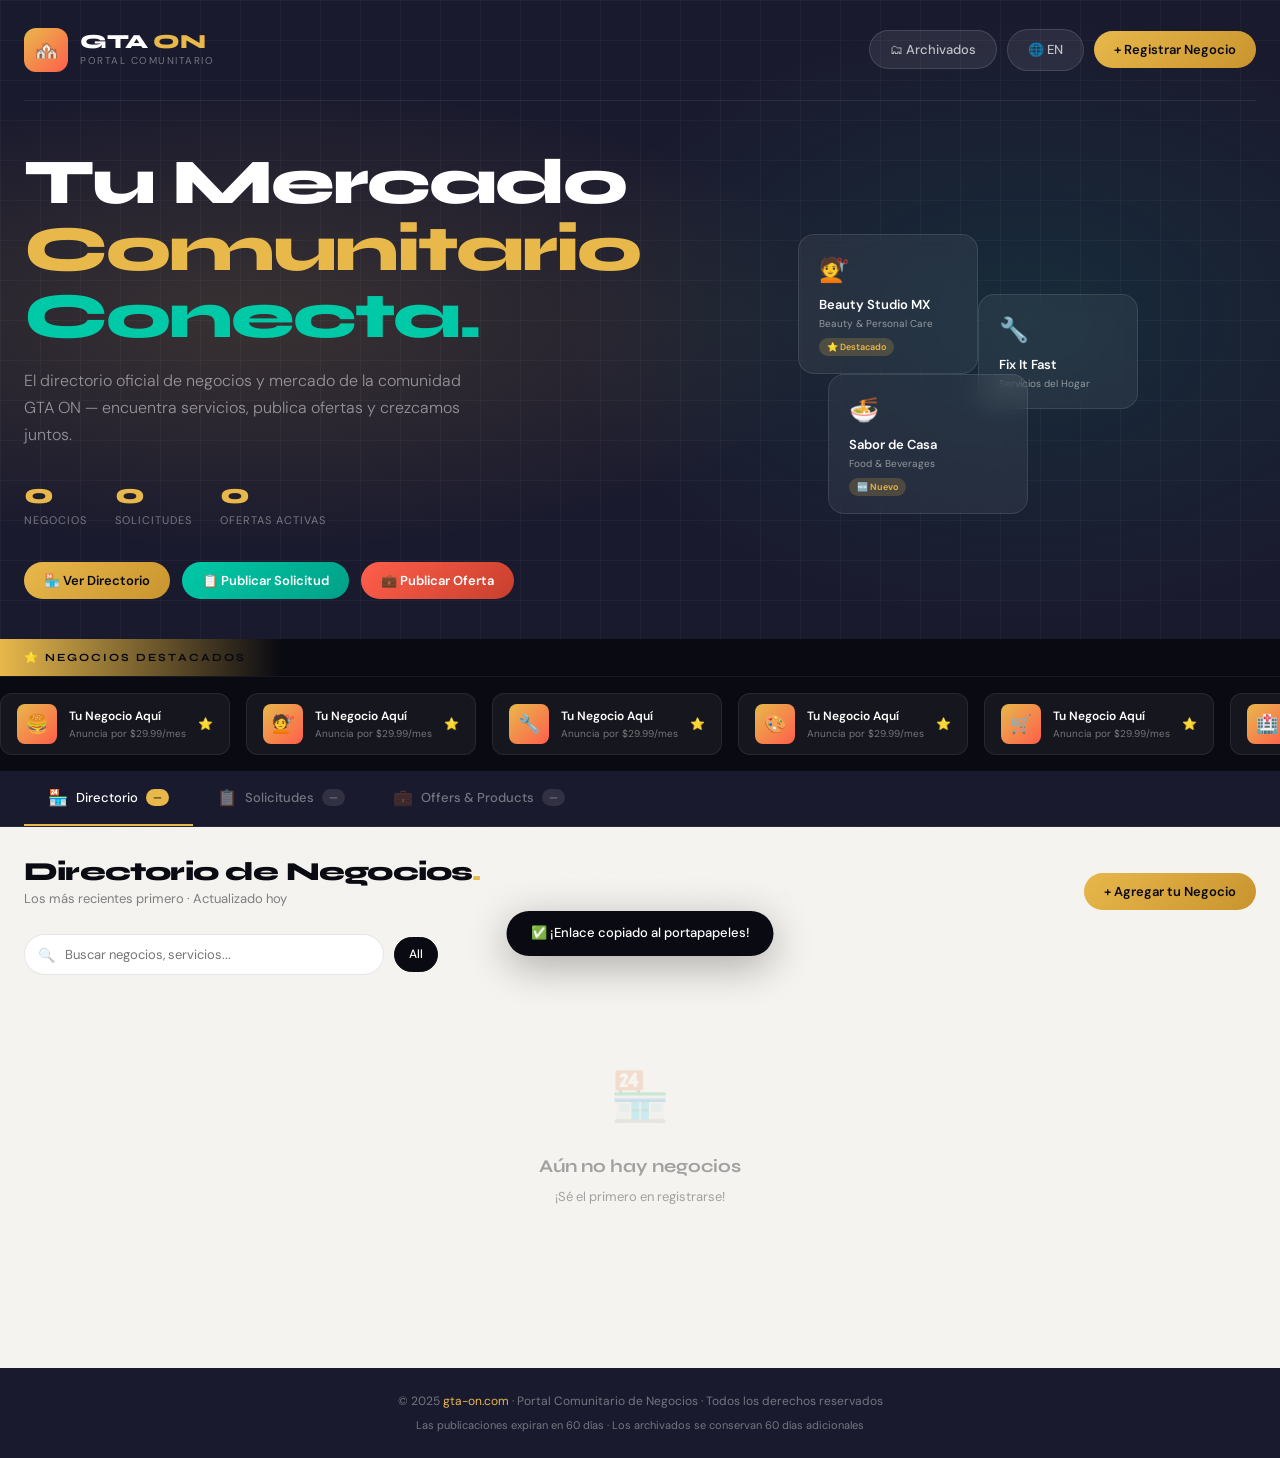
<file: index-standalone-es.html>
<!DOCTYPE html>
<html lang="es">
<head>
<meta charset="UTF-8">
<meta name="viewport" content="width=device-width, initial-scale=1.0">
<meta name="description" content="Directorio comunitario de negocios de GTA ON — encuentra servicios locales, publica solicitudes y haz crecer tu negocio.">
<link rel="alternate" hreflang="es" href="index-es.html">
<link rel="alternate" hreflang="en" href="index.html">
<title>GTA ON – Portal Comunitario de Negocios</title>
<link href="https://fonts.googleapis.com/css2?family=Syne:wght@400;600;700;800&family=DM+Sans:ital,wght@0,300;0,400;0,500;1,300&display=swap" rel="stylesheet">
<style>
:root {
  --ink: #0a0a12;
  --ink2: #1a1a2e;
  --surface: #f5f3ef;
  --card: #ffffff;
  --gold: #e8b84b;
  --gold2: #f5d47a;
  --coral: #ff5f4b;
  --mint: #00c9a7;
  --sky: #4f9cf9;
  --purple: #8b5cf6;
  --border: rgba(10,10,18,0.1);
  --shadow: 0 4px 30px rgba(0,0,0,0.08);
  --shadow-lg: 0 20px 60px rgba(0,0,0,0.15);
  --r: 16px;
  --r-sm: 10px;
  --transition: 0.3s cubic-bezier(0.4,0,0.2,1);
  --font-display: 'Syne', sans-serif;
  --font-body: 'DM Sans', sans-serif;
}

*, *::before, *::after { box-sizing: border-box; margin: 0; padding: 0; }

html { scroll-behavior: smooth; }

body {
  font-family: var(--font-body);
  background: var(--surface);
  color: var(--ink);
  overflow-x: hidden;
  font-size: 15px;
  line-height: 1.6;
}

/* ─── SCROLLBAR ─── */
::-webkit-scrollbar { width: 6px; }
::-webkit-scrollbar-track { background: var(--surface); }
::-webkit-scrollbar-thumb { background: var(--gold); border-radius: 3px; }

/* ─── NOISE TEXTURE ─── */
body::before {
  content: '';
  position: fixed; inset: 0; z-index: 0; pointer-events: none;
  background-image: url("data:image/svg+xml,%3Csvg viewBox='0 0 256 256' xmlns='http://www.w3.org/2000/svg'%3E%3Cfilter id='noise'%3E%3CfeTurbulence type='fractalNoise' baseFrequency='0.9' numOctaves='4' stitchTiles='stitch'/%3E%3C/filter%3E%3Crect width='100%25' height='100%25' filter='url(%23noise)' opacity='0.03'/%3E%3C/svg%3E");
  opacity: 0.4;
}

/* ─── HERO / HEADER ─── */
.hero {
  background: var(--ink2);
  position: relative;
  overflow: hidden;
  padding: 0;
}

.hero-gradient {
  position: absolute; inset: 0;
  background: radial-gradient(ellipse 80% 60% at 20% 50%, rgba(232,184,75,0.15) 0%, transparent 60%),
              radial-gradient(ellipse 60% 80% at 80% 50%, rgba(0,201,167,0.1) 0%, transparent 60%);
}

.hero-grid {
  position: absolute; inset: 0;
  background-image: linear-gradient(rgba(255,255,255,0.03) 1px, transparent 1px),
                    linear-gradient(90deg, rgba(255,255,255,0.03) 1px, transparent 1px);
  background-size: 40px 40px;
}

.hero-inner {
  position: relative; z-index: 1;
  max-width: 1400px; margin: 0 auto;
  padding: 28px 24px 0;
}

.topbar {
  display: flex; align-items: center; justify-content: space-between;
  padding-bottom: 28px;
  border-bottom: 1px solid rgba(255,255,255,0.08);
}

.logo {
  display: flex; align-items: center; gap: 12px;
  text-decoration: none;
}

.logo-icon {
  width: 44px; height: 44px;
  background: linear-gradient(135deg, var(--gold), var(--coral));
  border-radius: 12px;
  display: flex; align-items: center; justify-content: center;
  font-size: 20px;
}

.logo-text {
  font-family: var(--font-display);
  font-size: 20px; font-weight: 800;
  color: #fff;
  letter-spacing: -0.5px;
  line-height: 1.1;
}
.logo-text span { color: var(--gold); }
.logo-sub { font-size: 10px; color: rgba(255,255,255,0.4); font-weight: 400; letter-spacing: 1.5px; text-transform: uppercase; }

.topbar-actions { display: flex; gap: 10px; align-items: center; }

.btn {
  display: inline-flex; align-items: center; gap: 6px;
  padding: 10px 20px; border-radius: 50px;
  font-family: var(--font-body); font-size: 13px; font-weight: 500;
  cursor: pointer; transition: var(--transition); text-decoration: none;
  border: none; white-space: nowrap;
}
.btn-ghost {
  background: rgba(255,255,255,0.08);
  color: rgba(255,255,255,0.7);
  border: 1px solid rgba(255,255,255,0.12);
}
.btn-ghost:hover { background: rgba(255,255,255,0.15); color: #fff; }
.btn-gold {
  background: linear-gradient(135deg, var(--gold), #c9942e);
  color: var(--ink); font-weight: 600;
}
.btn-gold:hover { transform: translateY(-2px); box-shadow: 0 8px 24px rgba(232,184,75,0.4); }
.btn-primary {
  background: linear-gradient(135deg, var(--coral), #c73f2d);
  color: #fff; font-weight: 600;
}
.btn-primary:hover { transform: translateY(-2px); box-shadow: 0 8px 24px rgba(255,95,75,0.4); }
.btn-mint { background: linear-gradient(135deg, var(--mint), #00a086); color: #fff; font-weight: 600; }
.btn-mint:hover { transform: translateY(-2px); box-shadow: 0 8px 24px rgba(0,201,167,0.4); }
.btn-sky { background: linear-gradient(135deg, var(--sky), #2563eb); color: #fff; font-weight: 600; }

.hero-content {
  display: grid; grid-template-columns: 1fr 1fr; gap: 40px;
  padding: 48px 0 40px;
  align-items: center;
}

.hero-headline {
  font-family: var(--font-display);
  font-size: clamp(36px, 5vw, 64px);
  font-weight: 800;
  color: #fff;
  line-height: 1.05;
  letter-spacing: -2px;
}
.hero-headline .accent { color: var(--gold); }
.hero-headline .accent2 { color: var(--mint); }

.hero-sub {
  margin-top: 16px;
  color: rgba(255,255,255,0.5);
  font-size: 16px; font-weight: 300;
  max-width: 460px;
  line-height: 1.7;
}

.hero-stats {
  display: flex; gap: 28px; margin-top: 32px;
}
.stat {
  text-align: left;
}
.stat-num {
  font-family: var(--font-display);
  font-size: 28px; font-weight: 800; color: var(--gold);
  line-height: 1;
}
.stat-label { font-size: 11px; color: rgba(255,255,255,0.4); text-transform: uppercase; letter-spacing: 1px; margin-top: 4px; }

.hero-ctas { display: flex; gap: 12px; margin-top: 32px; flex-wrap: wrap; }

.hero-visual {
  position: relative;
  display: flex; justify-content: center; align-items: center;
}

/* Animated floating cards */
.float-cards {
  position: relative;
  width: 340px; height: 280px;
}
.float-card {
  position: absolute;
  background: rgba(255,255,255,0.06);
  backdrop-filter: blur(10px);
  border: 1px solid rgba(255,255,255,0.1);
  border-radius: 16px;
  padding: 16px 20px;
  color: #fff;
  animation: floatCard 6s ease-in-out infinite;
}
.float-card:nth-child(1) { top: 0; left: 0; width: 180px; animation-delay: 0s; }
.float-card:nth-child(2) { top: 60px; right: 0; width: 160px; animation-delay: 2s; }
.float-card:nth-child(3) { bottom: 0; left: 30px; width: 200px; animation-delay: 4s; }
@keyframes floatCard {
  0%,100% { transform: translateY(0); }
  50% { transform: translateY(-12px); }
}
.float-card-icon { font-size: 24px; margin-bottom: 6px; }
.float-card-name { font-size: 13px; font-weight: 600; }
.float-card-cat { font-size: 10px; color: rgba(255,255,255,0.5); }
.float-card-badge {
  display: inline-block; margin-top: 6px;
  padding: 2px 8px; border-radius: 20px; font-size: 9px; font-weight: 600;
  background: rgba(232,184,75,0.2); color: var(--gold);
}

/* ─── BANNER STRIP ─── */
.banner-section {
  background: var(--ink);
  padding: 0;
  position: relative; z-index: 2;
}

.banner-label {
  display: flex; align-items: center; gap: 8px;
  padding: 10px 24px;
  background: linear-gradient(90deg, var(--gold), transparent);
  font-family: var(--font-display);
  font-size: 11px; font-weight: 700;
  color: var(--ink);
  letter-spacing: 2px; text-transform: uppercase;
  max-width: 280px;
}

.banner-track-container {
  overflow: hidden;
  padding: 16px 0;
  border-top: 1px solid rgba(255,255,255,0.06);
  position: relative;
}

.banner-track {
  display: flex; gap: 16px;
  animation: scrollBanner 30s linear infinite;
  width: max-content;
}
.banner-track:hover { animation-play-state: paused; }
@keyframes scrollBanner {
  0% { transform: translateX(0); }
  100% { transform: translateX(-50%); }
}

.banner-card {
  flex-shrink: 0;
  display: flex; align-items: center; gap: 12px;
  background: rgba(255,255,255,0.05);
  border: 1px solid rgba(255,255,255,0.08);
  border-radius: 12px;
  padding: 10px 16px;
  cursor: pointer; transition: var(--transition);
  text-decoration: none;
  min-width: 200px;
}
.banner-card:hover { background: rgba(232,184,75,0.1); border-color: var(--gold); }
.banner-card-img {
  width: 40px; height: 40px; border-radius: 8px; object-fit: cover;
  background: linear-gradient(135deg, var(--gold), var(--coral));
  display: flex; align-items: center; justify-content: center; font-size: 18px;
  color: #fff; flex-shrink: 0;
}
.banner-card-info { flex: 1; min-width: 0; }
.banner-card-name { font-size: 12px; font-weight: 600; color: #fff; white-space: nowrap; overflow: hidden; text-overflow: ellipsis; }
.banner-card-cat { font-size: 10px; color: rgba(255,255,255,0.4); }
.banner-star { color: var(--gold); font-size: 12px; }

/* ─── NAV TABS ─── */
.nav-tabs {
  background: var(--ink2);
  position: sticky; top: 0; z-index: 100;
  border-bottom: 1px solid rgba(255,255,255,0.06);
}
.nav-tabs-inner {
  max-width: 1400px; margin: 0 auto;
  display: flex; align-items: center; gap: 0;
  padding: 0 24px;
  overflow-x: auto;
  scrollbar-width: none;
}
.nav-tabs-inner::-webkit-scrollbar { display: none; }

.nav-tab {
  display: flex; align-items: center; gap: 8px;
  padding: 16px 24px;
  color: rgba(255,255,255,0.4);
  font-size: 13px; font-weight: 500;
  cursor: pointer; transition: var(--transition);
  border-bottom: 2px solid transparent;
  white-space: nowrap;
  background: none; border-left: none; border-right: none; border-top: none;
  font-family: var(--font-body);
}
.nav-tab:hover { color: rgba(255,255,255,0.8); }
.nav-tab.active { color: #fff; border-bottom-color: var(--gold); }
.nav-tab-icon { font-size: 16px; }
.nav-tab-count {
  background: rgba(255,255,255,0.1);
  padding: 2px 7px; border-radius: 20px; font-size: 10px;
}
.nav-tab.active .nav-tab-count { background: var(--gold); color: var(--ink); }

/* ─── MAIN LAYOUT ─── */
.main {
  max-width: 1400px; margin: 0 auto;
  padding: 32px 24px;
}

/* ─── SECTION HEADERS ─── */
.section-header {
  display: flex; align-items: flex-end; justify-content: space-between;
  margin-bottom: 24px; gap: 16px; flex-wrap: wrap;
}
.section-title {
  font-family: var(--font-display);
  font-size: 26px; font-weight: 800;
  letter-spacing: -0.8px;
  line-height: 1;
}
.section-title .dot { color: var(--gold); }
.section-desc { font-size: 13px; color: rgba(10,10,18,0.5); margin-top: 4px; }

/* ─── FILTER BAR ─── */
.filter-bar {
  display: flex; gap: 10px; margin-bottom: 24px; flex-wrap: wrap; align-items: center;
}

.search-wrap {
  position: relative; flex: 1; min-width: 200px; max-width: 360px;
}
.search-icon {
  position: absolute; left: 14px; top: 50%; transform: translateY(-50%);
  color: rgba(10,10,18,0.35); font-size: 14px;
  pointer-events: none;
}
.search-input {
  width: 100%;
  padding: 11px 16px 11px 40px;
  border: 1.5px solid var(--border);
  border-radius: 50px;
  background: #fff;
  font-family: var(--font-body); font-size: 13px;
  outline: none; transition: var(--transition);
}
.search-input:focus { border-color: var(--gold); box-shadow: 0 0 0 3px rgba(232,184,75,0.15); }

.filter-chips { display: flex; gap: 6px; flex-wrap: wrap; }
.chip {
  padding: 7px 14px; border-radius: 50px;
  font-size: 12px; font-weight: 500;
  cursor: pointer; transition: var(--transition);
  border: 1.5px solid var(--border);
  background: #fff; color: rgba(10,10,18,0.6);
  white-space: nowrap;
}
.chip:hover { border-color: var(--gold); color: var(--ink); }
.chip.active { background: var(--ink); color: #fff; border-color: var(--ink); }

/* ─── BUSINESS GRID ─── */
.biz-grid {
  display: grid;
  grid-template-columns: repeat(auto-fill, minmax(440px, 1fr));
  gap: 16px;
}

.biz-card {
  background: var(--card);
  border-radius: var(--r);
  border: 1.5px solid var(--border);
  display: flex; align-items: center; gap: 16px;
  padding: 16px 20px;
  transition: var(--transition);
  position: relative;
  overflow: hidden;
  cursor: pointer;
}
.biz-card::before {
  content: '';
  position: absolute; left: 0; top: 0; bottom: 0;
  width: 3px;
  background: var(--gold);
  transform: scaleY(0); transform-origin: bottom;
  transition: var(--transition);
}
.biz-card:hover { box-shadow: var(--shadow-lg); transform: translateY(-2px); border-color: rgba(232,184,75,0.4); }
.biz-card:hover::before { transform: scaleY(1); }
.biz-card.featured { border-color: var(--gold); }
.biz-card.featured::after {
  content: '⭐ Featured';
  position: absolute; top: 10px; right: 10px;
  background: var(--gold); color: var(--ink);
  font-size: 9px; font-weight: 700; padding: 3px 8px; border-radius: 20px;
  text-transform: uppercase; letter-spacing: 0.5px;
}

.biz-avatar {
  width: 56px; height: 56px; border-radius: 12px; flex-shrink: 0;
  object-fit: cover;
  background: linear-gradient(135deg, #f0ece3, #e8dfc8);
  display: flex; align-items: center; justify-content: center;
  font-size: 22px;
}
.biz-avatar img { width: 100%; height: 100%; object-fit: cover; border-radius: 12px; }

.biz-info { flex: 1; min-width: 0; }
.biz-name {
  font-family: var(--font-display);
  font-size: 15px; font-weight: 700;
  white-space: nowrap; overflow: hidden; text-overflow: ellipsis;
}
.biz-type { font-size: 11px; color: rgba(10,10,18,0.5); margin-top: 1px; white-space: nowrap; overflow: hidden; text-overflow: ellipsis; }
.biz-tags { display: flex; gap: 5px; margin-top: 6px; flex-wrap: wrap; }
.tag {
  padding: 2px 8px; border-radius: 20px; font-size: 10px; font-weight: 500;
  background: rgba(10,10,18,0.05); color: rgba(10,10,18,0.6);
}
.tag-category { background: rgba(79,156,249,0.1); color: var(--sky); }
.tag-new { background: rgba(0,201,167,0.1); color: var(--mint); }

.biz-meta {
  display: flex; flex-direction: column; align-items: flex-end; gap: 6px; flex-shrink: 0;
}
.biz-contact { font-size: 11px; color: rgba(10,10,18,0.5); text-align: right; }
.biz-contact a { color: var(--sky); text-decoration: none; }

.biz-actions { display: flex; gap: 6px; }
.icon-btn {
  width: 32px; height: 32px; border-radius: 8px;
  display: flex; align-items: center; justify-content: center;
  font-size: 14px; cursor: pointer; transition: var(--transition);
  border: 1.5px solid var(--border); background: transparent;
}
.icon-btn:hover { background: var(--ink); color: #fff; border-color: var(--ink); }

/* ─── MARKETPLACE GRID (Requests & Offers) ─── */
.market-grid {
  display: grid;
  grid-template-columns: repeat(auto-fill, minmax(300px, 1fr));
  gap: 16px;
}

.market-card {
  background: var(--card);
  border-radius: var(--r);
  border: 1.5px solid var(--border);
  padding: 20px;
  transition: var(--transition);
  position: relative;
  overflow: hidden;
}
.market-card:hover { box-shadow: var(--shadow-lg); transform: translateY(-3px); }
.market-card.request-card { border-top: 3px solid var(--sky); }
.market-card.offer-card { border-top: 3px solid var(--mint); }

.market-card-header {
  display: flex; align-items: flex-start; justify-content: space-between; gap: 10px; margin-bottom: 10px;
}
.market-card-type {
  font-size: 9px; font-weight: 700; letter-spacing: 1.5px; text-transform: uppercase;
  padding: 3px 8px; border-radius: 20px;
}
.request-type { background: rgba(79,156,249,0.1); color: var(--sky); }
.offer-type { background: rgba(0,201,167,0.1); color: var(--mint); }

.market-card-title {
  font-family: var(--font-display);
  font-size: 15px; font-weight: 700;
  line-height: 1.3;
  margin-bottom: 6px;
}
.market-card-desc {
  font-size: 12px; color: rgba(10,10,18,0.55);
  line-height: 1.6;
  display: -webkit-box; -webkit-line-clamp: 2; -webkit-box-orient: vertical; overflow: hidden;
}

.market-card-footer {
  display: flex; align-items: center; justify-content: space-between;
  margin-top: 14px; padding-top: 12px;
  border-top: 1px solid var(--border);
  flex-wrap: wrap; gap: 8px;
}
.price-badge {
  font-family: var(--font-display);
  font-size: 17px; font-weight: 800;
}
.price-badge.request { color: var(--sky); }
.price-badge.offer { color: var(--mint); }
.price-label { font-size: 10px; color: rgba(10,10,18,0.4); }

.expiry-badge {
  font-size: 10px; color: rgba(10,10,18,0.4);
  display: flex; align-items: center; gap: 3px;
}
.expiry-badge.urgent { color: var(--coral); }

.market-card-contact {
  font-size: 11px; color: rgba(10,10,18,0.5); margin-top: 8px;
  display: flex; align-items: center; gap: 4px;
}

.offer-img {
  width: 100%; height: 140px; border-radius: 10px; object-fit: cover;
  margin-bottom: 12px;
  background: linear-gradient(135deg, #f0ece3, #e8dfc8);
  display: flex; align-items: center; justify-content: center; font-size: 36px;
}
.offer-img img { width: 100%; height: 100%; object-fit: cover; border-radius: 10px; }

/* ─── MODAL ─── */
.modal-overlay {
  display: none; position: fixed; inset: 0; z-index: 1000;
  background: rgba(0,0,0,0.7); backdrop-filter: blur(8px);
  align-items: center; justify-content: center; padding: 20px;
}
.modal-overlay.open { display: flex; }
.modal {
  background: var(--surface);
  border-radius: 20px;
  width: 100%; max-width: 560px;
  max-height: 90vh; overflow-y: auto;
  box-shadow: 0 40px 100px rgba(0,0,0,0.4);
  animation: modalIn 0.35s cubic-bezier(0.34,1.56,0.64,1);
}
@keyframes modalIn {
  from { opacity: 0; transform: scale(0.9) translateY(20px); }
  to { opacity: 1; transform: scale(1) translateY(0); }
}
.modal-header {
  display: flex; align-items: center; justify-content: space-between;
  padding: 24px 28px 20px;
  border-bottom: 1px solid var(--border);
  position: sticky; top: 0; background: var(--surface); z-index: 1;
  border-radius: 20px 20px 0 0;
}
.modal-title {
  font-family: var(--font-display);
  font-size: 20px; font-weight: 800;
}
.modal-close {
  width: 36px; height: 36px; border-radius: 10px;
  display: flex; align-items: center; justify-content: center;
  cursor: pointer; font-size: 18px; transition: var(--transition);
  background: rgba(10,10,18,0.06); border: none;
}
.modal-close:hover { background: var(--coral); color: #fff; }
.modal-body { padding: 24px 28px; }

/* ─── FORM ─── */
.form-row { display: grid; grid-template-columns: 1fr 1fr; gap: 14px; }
.form-group { margin-bottom: 16px; }
.form-label {
  display: block; font-size: 12px; font-weight: 600;
  color: rgba(10,10,18,0.6); margin-bottom: 6px;
  text-transform: uppercase; letter-spacing: 0.5px;
}
.form-label .req { color: var(--coral); }
.form-input, .form-select, .form-textarea {
  width: 100%;
  padding: 11px 14px;
  border: 1.5px solid var(--border);
  border-radius: var(--r-sm);
  background: #fff; font-family: var(--font-body); font-size: 13px;
  outline: none; transition: var(--transition);
  color: var(--ink);
}
.form-input:focus, .form-select:focus, .form-textarea:focus {
  border-color: var(--gold); box-shadow: 0 0 0 3px rgba(232,184,75,0.15);
}
.form-textarea { resize: vertical; min-height: 90px; }

.form-img-upload {
  border: 2px dashed var(--border);
  border-radius: var(--r-sm);
  padding: 24px;
  text-align: center;
  cursor: pointer;
  transition: var(--transition);
  background: rgba(255,255,255,0.5);
}
.form-img-upload:hover { border-color: var(--gold); background: rgba(232,184,75,0.05); }
.form-img-upload .upload-icon { font-size: 28px; margin-bottom: 8px; }
.form-img-upload p { font-size: 12px; color: rgba(10,10,18,0.5); }
.form-img-preview { width: 100%; max-height: 150px; object-fit: cover; border-radius: 8px; margin-top: 10px; display: none; }

.banner-upsell {
  background: linear-gradient(135deg, rgba(232,184,75,0.1), rgba(200,150,30,0.05));
  border: 1.5px solid rgba(232,184,75,0.3);
  border-radius: var(--r-sm);
  padding: 16px; margin-top: 8px;
}
.banner-upsell-title {
  font-family: var(--font-display);
  font-size: 14px; font-weight: 700; color: var(--gold);
  margin-bottom: 6px;
}
.banner-upsell p { font-size: 12px; color: rgba(10,10,18,0.6); margin-bottom: 12px; }

.checkbox-row {
  display: flex; align-items: center; gap: 10px;
  cursor: pointer;
}
.checkbox-row input[type=checkbox] { width: 18px; height: 18px; cursor: pointer; accent-color: var(--gold); }
.checkbox-row label { font-size: 13px; cursor: pointer; }

.form-error {
  color: var(--coral); font-size: 12px; margin-top: 4px; display: none;
}
.form-error.show { display: block; }

.submit-result {
  padding: 14px; border-radius: var(--r-sm);
  font-size: 13px; text-align: center; margin-top: 16px; display: none;
}
.submit-result.success { background: rgba(0,201,167,0.1); color: var(--mint); border: 1px solid rgba(0,201,167,0.3); display: block; }
.submit-result.error { background: rgba(255,95,75,0.1); color: var(--coral); border: 1px solid rgba(255,95,75,0.3); display: block; }

/* ─── SHARE TOAST ─── */
.share-toast {
  position: fixed; bottom: 24px; left: 50%; transform: translateX(-50%) translateY(80px);
  background: var(--ink); color: #fff;
  padding: 12px 24px; border-radius: 50px;
  font-size: 13px; font-weight: 500;
  z-index: 9999; transition: transform 0.4s cubic-bezier(0.34,1.56,0.64,1);
  display: flex; align-items: center; gap: 8px;
  box-shadow: 0 10px 40px rgba(0,0,0,0.3);
}
.share-toast.show { transform: translateX(-50%) translateY(0); }

/* ─── EMPTY STATE ─── */
.empty-state {
  text-align: center; padding: 60px 20px;
  color: rgba(10,10,18,0.35);
}
.empty-state-icon { font-size: 48px; margin-bottom: 16px; opacity: 0.5; }
.empty-state h3 { font-family: var(--font-display); font-size: 18px; font-weight: 700; margin-bottom: 6px; }
.empty-state p { font-size: 13px; }

/* ─── LOADING ─── */
.loading {
  display: flex; align-items: center; justify-content: center;
  padding: 48px; gap: 12px; color: rgba(10,10,18,0.4);
}
.spinner {
  width: 24px; height: 24px; border-radius: 50%;
  border: 3px solid rgba(10,10,18,0.1);
  border-top-color: var(--gold);
  animation: spin 0.7s linear infinite;
}
@keyframes spin { to { transform: rotate(360deg); } }

/* ─── PAGINATION ─── */
.pagination { display: flex; gap: 6px; justify-content: center; margin-top: 28px; }
.page-btn {
  width: 36px; height: 36px; border-radius: 10px;
  display: flex; align-items: center; justify-content: center;
  font-size: 13px; font-weight: 500; cursor: pointer;
  transition: var(--transition); border: 1.5px solid var(--border); background: #fff;
}
.page-btn:hover, .page-btn.active { background: var(--ink); color: #fff; border-color: var(--ink); }

/* ─── FOOTER ─── */
.footer {
  background: var(--ink2); color: rgba(255,255,255,0.4);
  text-align: center; padding: 24px;
  font-size: 12px; margin-top: 40px;
}
.footer a { color: var(--gold); text-decoration: none; }

/* ─── ARCHIVE SECTION ─── */
.archive-search {
  background: linear-gradient(135deg, rgba(139,92,246,0.08), rgba(79,156,249,0.05));
  border: 1.5px solid rgba(139,92,246,0.2);
  border-radius: var(--r);
  padding: 24px;
  margin-bottom: 24px;
}
.archive-search h3 { font-family: var(--font-display); font-size: 16px; font-weight: 700; margin-bottom: 12px; }
.archive-search-bar { display: flex; gap: 10px; }

/* ─── RESPONSIVE ─── */
@media (max-width: 900px) {
  .hero-content { grid-template-columns: 1fr; gap: 24px; }
  .hero-visual { display: none; }
  .biz-grid { grid-template-columns: 1fr; }
  .form-row { grid-template-columns: 1fr; }
}
@media (max-width: 600px) {
  .hero-inner { padding: 16px; }
  .topbar { flex-wrap: wrap; gap: 12px; }
  .main { padding: 20px 16px; }
  .market-grid { grid-template-columns: 1fr; }
  .hero-stats { gap: 16px; }
  .modal { max-height: 95vh; }
  .modal-body { padding: 16px 18px; }
  .modal-header { padding: 18px 18px 14px; }
  .section-title { font-size: 22px; }
  .topbar-actions .btn-ghost { display: none; }
}
</style>
</head>
<body>

<!-- ═══════════════════════════════════════════════════════════ -->
<!-- HERO SECTION -->
<!-- ═══════════════════════════════════════════════════════════ -->
<header class="hero">
  <div class="hero-gradient"></div>
  <div class="hero-grid"></div>
  <div class="hero-inner">
    <div class="topbar">
      <a class="logo" href="#">
        <div class="logo-icon">🏘️</div>
        <div>
          <div class="logo-text">GTA <span>ON</span></div>
          <div class="logo-sub">Portal Comunitario</div>
        </div>
      </a>
      <div class="topbar-actions">
        <button class="btn btn-ghost" onclick="openModal('modalArchive')">🗂 Archivados</button>
        <a class="btn btn-ghost" href="index.html" title="English Version">🌐 EN</a>
        <button class="btn btn-gold" onclick="openModal('modalBusiness')">+ Registrar Negocio</button>
      </div>
    </div>

    <div class="hero-content">
      <div>
        <h1 class="hero-headline">
          Tu Mercado<br>
          <span class="accent">Comunitario</span><br>
          <span class="accent2">Conecta.</span>
        </h1>
        <p class="hero-sub">El directorio oficial de negocios y mercado de la comunidad GTA ON — encuentra servicios, publica ofertas y crezcamos juntos.</p>
        <div class="hero-stats">
          <div class="stat">
            <div class="stat-num" id="statBusinesses">0</div>
            <div class="stat-label">Negocios</div>
          </div>
          <div class="stat">
            <div class="stat-num" id="statRequests">0</div>
            <div class="stat-label">Solicitudes</div>
          </div>
          <div class="stat">
            <div class="stat-num" id="statOffers">0</div>
            <div class="stat-label">Ofertas Activas</div>
          </div>
        </div>
        <div class="hero-ctas">
          <button class="btn btn-gold" onclick="scrollToSection('directory')">🏪 Ver Directorio</button>
          <button class="btn btn-mint" onclick="openModal('modalRequest')">📋 Publicar Solicitud</button>
          <button class="btn btn-primary" onclick="openModal('modalOffer')">💼 Publicar Oferta</button>
        </div>
      </div>
      <div class="hero-visual">
        <div class="float-cards">
          <div class="float-card">
            <div class="float-card-icon">💇</div>
            <div class="float-card-name">Beauty Studio MX</div>
            <div class="float-card-cat">Beauty & Personal Care</div>
            <div class="float-card-badge">⭐ Destacado</div>
          </div>
          <div class="float-card">
            <div class="float-card-icon">🔧</div>
            <div class="float-card-name">Fix It Fast</div>
            <div class="float-card-cat">Servicios del Hogar</div>
          </div>
          <div class="float-card">
            <div class="float-card-icon">🍜</div>
            <div class="float-card-name">Sabor de Casa</div>
            <div class="float-card-cat">Food & Beverages</div>
            <div class="float-card-badge">🆕 Nuevo</div>
          </div>
        </div>
      </div>
    </div>
  </div>
</header>

<!-- ═══════════════════════════════════════════════════════════ -->
<!-- FEATURED BANNER STRIP -->
<!-- ═══════════════════════════════════════════════════════════ -->
<div class="banner-section">
  <div class="banner-label">⭐ Negocios Destacados</div>
  <div class="banner-track-container">
    <div class="banner-track" id="bannerTrack">
      <!-- Dynamic content injected here -->
    </div>
  </div>
</div>

<!-- ═══════════════════════════════════════════════════════════ -->
<!-- NAVIGATION TABS -->
<!-- ═══════════════════════════════════════════════════════════ -->
<nav class="nav-tabs">
  <div class="nav-tabs-inner">
    <button class="nav-tab active" onclick="showSection('directory')" id="tab-directory">
      <span class="nav-tab-icon">🏪</span> Directorio
      <span class="nav-tab-count" id="count-directory">—</span>
    </button>
    <button class="nav-tab" onclick="showSection('requests')" id="tab-requests">
      <span class="nav-tab-icon">📋</span> Solicitudes
      <span class="nav-tab-count" id="count-requests">—</span>
    </button>
    <button class="nav-tab" onclick="showSection('offers')" id="tab-offers">
      <span class="nav-tab-icon">💼</span> Offers & Products
      <span class="nav-tab-count" id="count-offers">—</span>
    </button>
  </div>
</nav>

<!-- ═══════════════════════════════════════════════════════════ -->
<!-- MAIN CONTENT -->
<!-- ═══════════════════════════════════════════════════════════ -->
<main class="main">

  <!-- ── DIRECTORY SECTION ── -->
  <section id="section-directory">
    <div class="section-header">
      <div>
        <h2 class="section-title">Directorio de Negocios<span class="dot">.</span></h2>
        <p class="section-desc">Los más recientes primero · Actualizado hoy</p>
      </div>
      <button class="btn btn-gold" onclick="openModal('modalBusiness')">+ Agregar tu Negocio</button>
    </div>

    <div class="filter-bar">
      <div class="search-wrap">
        <span class="search-icon">🔍</span>
        <input class="search-input" type="text" id="bizSearch" placeholder="Buscar negocios, servicios..." oninput="filterBusinesses()">
      </div>
      <div class="filter-chips" id="bizCategoryChips">
        <span class="chip active" data-cat="all" onclick="setCatFilter(this, 'biz')">All</span>
      </div>
    </div>

    <div id="bizList" class="biz-grid">
      <div class="loading"><div class="spinner"></div> Cargando negocios…</div>
    </div>
    <div class="pagination" id="bizPagination"></div>
  </section>

  <!-- ── REQUESTS SECTION ── -->
  <section id="section-requests" style="display:none">
    <div class="section-header">
      <div>
        <h2 class="section-title">Solicitudes de Servicios<span class="dot">.</span></h2>
        <p class="section-desc">Personas buscando servicios · Expira en 60 días</p>
      </div>
      <button class="btn btn-sky" onclick="openModal('modalRequest')">+ Publicar Solicitud</button>
    </div>

    <div class="filter-bar">
      <div class="search-wrap">
        <span class="search-icon">🔍</span>
        <input class="search-input" type="text" id="reqSearch" placeholder="Buscar solicitudes…" oninput="filterRequests()">
      </div>
      <div class="filter-chips" id="reqCategoryChips">
        <span class="chip active" data-cat="all" onclick="setCatFilter(this, 'req')">All</span>
      </div>
    </div>

    <div id="reqList" class="market-grid">
      <div class="loading"><div class="spinner"></div> Cargando solicitudes…</div>
    </div>
  </section>

  <!-- ── OFFERS SECTION ── -->
  <section id="section-offers" style="display:none">
    <div class="section-header">
      <div>
        <h2 class="section-title">Offers & Products<span class="dot">.</span></h2>
        <p class="section-desc">Negocios e individuos ofreciendo servicios o productos</p>
      </div>
      <button class="btn btn-mint" onclick="openModal('modalOffer')">+ Publicar Oferta</button>
    </div>

    <div class="filter-bar">
      <div class="search-wrap">
        <span class="search-icon">🔍</span>
        <input class="search-input" type="text" id="offSearch" placeholder="Buscar ofertas…" oninput="filterOffers()">
      </div>
      <div class="filter-chips" id="offCategoryChips">
        <span class="chip active" data-cat="all" onclick="setCatFilter(this, 'off')">All</span>
      </div>
    </div>

    <div id="offList" class="market-grid">
      <div class="loading"><div class="spinner"></div> Cargando ofertas…</div>
    </div>
  </section>

</main>

<!-- ═══════════════════════════════════════════════════════════ -->
<!-- FOOTER -->
<!-- ═══════════════════════════════════════════════════════════ -->
<footer class="footer">
  <p>© 2025 <a href="https://gta-on.com">gta-on.com</a> · Portal Comunitario de Negocios · Todos los derechos reservados</p>
  <p style="margin-top:6px;font-size:11px">Las publicaciones expiran en 60 días · Los archivados se conservan 60 días adicionales</p>
</footer>

<!-- ═══════════════════════════════════════════════════════════ -->
<!-- SHARE TOAST -->
<!-- ═══════════════════════════════════════════════════════════ -->
<div class="share-toast" id="shareToast">✅ ¡Enlace copiado al portapapeles!</div>

<!-- ═══════════════════════════════════════════════════════════ -->
<!-- MODAL: REGISTER BUSINESS -->
<!-- ═══════════════════════════════════════════════════════════ -->
<div class="modal-overlay" id="modalBusiness">
  <div class="modal">
    <div class="modal-header">
      <h3 class="modal-title">🏪 Registra Tu Negocio</h3>
      <button class="modal-close" onclick="closeModal('modalBusiness')">✕</button>
    </div>
    <div class="modal-body">
      <div class="form-row">
        <div class="form-group">
          <label class="form-label">Nombre del Negocio <span class="req">*</span></label>
          <input class="form-input" id="biz_name" type="text" placeholder="ej. Mi Tienda Favorita">
        </div>
        <div class="form-group">
          <label class="form-label">Nombre del Dueño <span class="req">*</span></label>
          <input class="form-input" id="biz_owner" type="text" placeholder="Nombre completo">
        </div>
      </div>
      <div class="form-row">
        <div class="form-group">
          <label class="form-label">Categoría <span class="req">*</span></label>
          <select class="form-select" id="biz_category"></select>
        </div>
        <div class="form-group">
          <label class="form-label">Tipo de Servicio <span class="req">*</span></label>
          <input class="form-input" id="biz_service" type="text" placeholder="ej. Cortes, Envíos, Reparaciones">
        </div>
      </div>
      <div class="form-group">
        <label class="form-label">Descripción <span class="req">*</span></label>
        <textarea class="form-textarea" id="biz_desc" placeholder="Describe tu negocio y servicios en detalle…"></textarea>
      </div>
      <div class="form-row">
        <div class="form-group">
          <label class="form-label">Teléfono <span class="req">*</span></label>
          <input class="form-input" id="biz_phone" type="tel" placeholder="+52 664 000 0000">
        </div>
        <div class="form-group">
          <label class="form-label">Correo Electrónico <span class="req">*</span></label>
          <input class="form-input" id="biz_email" type="email" placeholder="business@email.com">
        </div>
      </div>
      <div class="form-row">
        <div class="form-group">
          <label class="form-label">Dirección</label>
          <input class="form-input" id="biz_address" type="text" placeholder="Calle, Colonia">
        </div>
        <div class="form-group">
          <label class="form-label">Sitio Web / Redes Sociales</label>
          <input class="form-input" id="biz_website" type="text" placeholder="https://...">
        </div>
      </div>
      <div class="form-group">
        <label class="form-label">Foto del Negocio</label>
        <div class="form-img-upload" onclick="document.getElementById('biz_img').click()">
          <div class="upload-icon">📷</div>
          <p>Haz clic para subir una foto (JPG/PNG, máx 5MB)</p>
          <input type="file" id="biz_img" accept="image/*" style="display:none" onchange="previewImg(this,'biz_preview')">
          <img id="biz_preview" class="form-img-preview">
        </div>
      </div>

      <!-- BANNER UPSELL -->
      <div class="banner-upsell">
        <div class="banner-upsell-title">⭐ ¡Destaca tu Negocio en el Banner!</div>
        <p>Promociona tu negocio en la parte superior de cada página por <strong>30 días</strong>. Aumenta tu visibilidad y atrae más clientes.</p>
        <div style="display:flex;align-items:center;justify-content:space-between;flex-wrap:wrap;gap:10px">
          <div class="checkbox-row">
            <input type="checkbox" id="biz_banner" onchange="toggleBannerNote()">
            <label for="biz_banner">¡Sí! Destacar mi negocio — <strong>$29.99 USD</strong> / 30 días</label>
          </div>
          <span style="font-size:11px;color:rgba(10,10,18,0.5)">vía PayPal · Revisión en 24h</span>
        </div>
        <div id="bannerNote" style="display:none;margin-top:10px;font-size:12px;color:rgba(10,10,18,0.6);padding:8px;background:rgba(232,184,75,0.08);border-radius:8px">
          💳 Al registrarte serás redirigido a PayPal para completar el pago. Tu banner se activará tras la aprobación del administrador (normalmente en 24 horas).
        </div>
      </div>

      <button class="btn btn-gold" style="width:100%;justify-content:center;margin-top:16px;padding:14px" onclick="submitBusiness()">
        Register Business →
      </button>
      <div id="bizResult" class="submit-result"></div>
    </div>
  </div>
</div>

<!-- ═══════════════════════════════════════════════════════════ -->
<!-- MODAL: POST REQUEST -->
<!-- ═══════════════════════════════════════════════════════════ -->
<div class="modal-overlay" id="modalRequest">
  <div class="modal">
    <div class="modal-header">
      <h3 class="modal-title">📋 Publicar Solicitud de Servicio</h3>
      <button class="modal-close" onclick="closeModal('modalRequest')">✕</button>
    </div>
    <div class="modal-body">
      <p style="font-size:12px;color:rgba(10,10,18,0.5);margin-bottom:18px">Dile a la comunidad qué servicio necesitas y cuánto estás dispuesto a pagar. La publicación expira en 60 días.</p>
      <div class="form-group">
        <label class="form-label">Título de la Solicitud <span class="req">*</span></label>
        <input class="form-input" id="req_title" type="text" placeholder="ej. Necesito plomero para fuga en baño">
      </div>
      <div class="form-group">
        <label class="form-label">Categoría <span class="req">*</span></label>
        <select class="form-select" id="req_category"></select>
      </div>
      <div class="form-group">
        <label class="form-label">Descripción <span class="req">*</span></label>
        <textarea class="form-textarea" id="req_desc" placeholder="Describe exactamente qué necesitas, ubicación, horario, etc."></textarea>
      </div>
      <div class="form-row">
        <div class="form-group">
          <label class="form-label">Presupuesto Mínimo (MXN)</label>
          <input class="form-input" id="req_min" type="number" placeholder="e.g. 500" min="0">
        </div>
        <div class="form-group">
          <label class="form-label">Presupuesto Máximo (MXN)</label>
          <input class="form-input" id="req_max" type="number" placeholder="e.g. 1500" min="0">
        </div>
      </div>
      <div class="form-row">
        <div class="form-group">
          <label class="form-label">Tu Nombre <span class="req">*</span></label>
          <input class="form-input" id="req_name" type="text" placeholder="Tu nombre de pila">
        </div>
        <div class="form-group">
          <label class="form-label">Teléfono <span class="req">*</span></label>
          <input class="form-input" id="req_phone" type="tel" placeholder="+52 664 000 0000">
        </div>
      </div>
      <div class="form-group">
        <label class="form-label">Correo Electrónico (opcional)</label>
        <input class="form-input" id="req_email" type="email" placeholder="your@email.com">
      </div>
      <button class="btn btn-sky" style="width:100%;justify-content:center;margin-top:8px;padding:14px" onclick="submitRequest()">
        Post Request →
      </button>
      <div id="reqResult" class="submit-result"></div>
    </div>
  </div>
</div>

<!-- ═══════════════════════════════════════════════════════════ -->
<!-- MODAL: POST OFFER -->
<!-- ═══════════════════════════════════════════════════════════ -->
<div class="modal-overlay" id="modalOffer">
  <div class="modal">
    <div class="modal-header">
      <h3 class="modal-title">💼 Publicar Oferta o Producto</h3>
      <button class="modal-close" onclick="closeModal('modalOffer')">✕</button>
    </div>
    <div class="modal-body">
      <p style="font-size:12px;color:rgba(10,10,18,0.5);margin-bottom:18px">Ofrece tus servicios o productos a la comunidad. La publicación expira en 60 días.</p>
      <div class="form-group">
        <label class="form-label">Título de la Oferta <span class="req">*</span></label>
        <input class="form-input" id="off_title" type="text" placeholder="ej. Tamales caseros, docena">
      </div>
      <div class="form-row">
        <div class="form-group">
          <label class="form-label">Categoría <span class="req">*</span></label>
          <select class="form-select" id="off_category"></select>
        </div>
        <div class="form-group">
          <label class="form-label">Precio (MXN)</label>
          <input class="form-input" id="off_price" type="number" placeholder="e.g. 250" min="0">
        </div>
      </div>
      <div class="form-group">
        <label class="form-label">Descripción <span class="req">*</span></label>
        <textarea class="form-textarea" id="off_desc" placeholder="Describe tu oferta en detalle, disponibilidad, condiciones…"></textarea>
      </div>
      <div class="form-row">
        <div class="form-group">
          <label class="form-label">Negocio / Tu Nombre <span class="req">*</span></label>
          <input class="form-input" id="off_biz" type="text" placeholder="Nombre del negocio o personal">
        </div>
        <div class="form-group">
          <label class="form-label">Teléfono <span class="req">*</span></label>
          <input class="form-input" id="off_phone" type="tel" placeholder="+52 664 000 0000">
        </div>
      </div>
      <div class="form-group">
        <label class="form-label">Correo Electrónico (opcional)</label>
        <input class="form-input" id="off_email" type="email" placeholder="your@email.com">
      </div>
      <div class="form-group">
        <label class="form-label">Foto (opcional)</label>
        <div class="form-img-upload" onclick="document.getElementById('off_img').click()">
          <div class="upload-icon">📸</div>
          <p>Haz clic para subir una foto del producto (opcional)</p>
          <input type="file" id="off_img" accept="image/*" style="display:none" onchange="previewImg(this,'off_preview')">
          <img id="off_preview" class="form-img-preview">
        </div>
      </div>
      <button class="btn btn-mint" style="width:100%;justify-content:center;margin-top:8px;padding:14px" onclick="submitOffer()">
        Post Offer →
      </button>
      <div id="offResult" class="submit-result"></div>
    </div>
  </div>
</div>

<!-- ═══════════════════════════════════════════════════════════ -->
<!-- MODAL: ARCHIVED SEARCH -->
<!-- ═══════════════════════════════════════════════════════════ -->
<div class="modal-overlay" id="modalArchive">
  <div class="modal" style="max-width:640px">
    <div class="modal-header">
      <h3 class="modal-title">🗂 Buscar Publicaciones Archivadas</h3>
      <button class="modal-close" onclick="closeModal('modalArchive')">✕</button>
    </div>
    <div class="modal-body">
      <p style="font-size:12px;color:rgba(10,10,18,0.5);margin-bottom:18px">Busca solicitudes y ofertas expiradas. Los archivados se conservan 60 días adicionales.</p>
      <div class="archive-search-bar" style="margin-bottom:16px">
        <input class="form-input" id="arch_query" type="text" placeholder="Buscar publicaciones archivadas…" style="flex:1">
        <select class="form-select" id="arch_type" style="width:140px">
          <option value="all">Todos</option>
          <option value="requests">Solicitudes</option>
          <option value="offers">Ofertas</option>
        </select>
        <button class="btn btn-primary" onclick="searchArchive()">Buscar</button>
      </div>
      <div id="archResults">
        <div class="empty-state">
          <div class="empty-state-icon">🔍</div>
          <h3>Enter a search term</h3>
          <p>Search through archived requests and offers</p>
        </div>
      </div>
    </div>
  </div>
</div>

<!-- ═══════════════════════════════════════════════════════════ -->
<!-- JAVASCRIPT -->
<!-- ═══════════════════════════════════════════════════════════ -->
<script>
// ─── CONFIGURACIÓN ───────────────────────────────────────────
const SITE_NAME = 'gta-on.com';
const SITE_URL = 'https://gta-on.com';
// ─── SELECTOR DE IDIOMA ───────────────────────────────────────
// Esta es la versión en español. Versión en inglés: index.html

// ─── STATE ───────────────────────────────────────────────────
let allBusinesses = [], allRequests = [], allOffers = [];
let bizFilter = { cat: 'all', search: '' };
let reqFilter = { cat: 'all', search: '' };
let offFilter = { cat: 'all', search: '' };
let categories = [];
const PAGE_SIZE = 12;
let bizPage = 1;

// ─── CONFIG (Standalone — GitHub Pages) ─────────────────────
const GAS_URL = 'https://tinyurl.com/24lp8n8q'; // ← Pega aquí tu URL de despliegue GAS

// ─── LLAMADA API via fetch ────────────────────────────────────
async function api(action, payload = {}) {
  try {
    const params = new URLSearchParams({ action, payload: JSON.stringify(payload) });
    const res = await fetch(`${GAS_URL}?${params}`, { method: 'GET', redirect: 'follow' });
    const text = await res.text();
    try { return JSON.parse(text); }
    catch { return { success: false, error: 'Respuesta inválida del servidor.' }; }
  } catch (e) {
    return { success: false, error: 'Error de red. Verifica tu conexión.' }; 
  }
}

// ─── INIT ─────────────────────────────────────────────────────
window.onload = async function() {
  await Promise.all([loadCategories(), loadBusinesses(), loadBanners(), loadRequests(), loadOffers()]);
};

async function loadCategories() {
  const res = await api('getCategories');
  if (res.success) {
    categories = res.data;
    populateCategorySelects();
    populateCategoryChips();
  }
}

function populateCategorySelects() {
  ['biz_category','req_category','off_category'].forEach(id => {
    const el = document.getElementById(id);
    if (!el) return;
    el.innerHTML = '<option value="">Select category…</option>';
    categories.forEach(c => {
      const o = document.createElement('option');
      o.value = c; o.textContent = c;
      el.appendChild(o);
    });
  });
}

function populateCategoryChips() {
  ['biz','req','off'].forEach(prefix => {
    const container = document.getElementById(prefix + 'CategoryChips');
    if (!container) return;
    categories.forEach(c => {
      const chip = document.createElement('span');
      chip.className = 'chip';
      chip.dataset.cat = c;
      chip.textContent = c;
      chip.onclick = () => setCatFilter(chip, prefix);
      container.appendChild(chip);
    });
  });
}

// ─── BUSINESSES ───────────────────────────────────────────────
async function loadBusinesses() {
  const res = await api('getBusinesses', {});
  if (res.success) {
    allBusinesses = res.data || [];
    document.getElementById('count-directory').textContent = allBusinesses.length;
    document.getElementById('statBusinesses').textContent = allBusinesses.length;
    renderBusinesses();
  } else {
    document.getElementById('bizList').innerHTML = emptyState('🏪', 'Aún no hay negocios', '¡Sé el primero en registrarse!');
  }
}

function renderBusinesses() {
  let filtered = allBusinesses.filter(b => {
    const catOk = bizFilter.cat === 'all' || b.category === bizFilter.cat;
    const q = bizFilter.search.toLowerCase();
    const searchOk = !q || b.businessName.toLowerCase().includes(q) || (b.serviceType||'').toLowerCase().includes(q) || (b.category||'').toLowerCase().includes(q);
    return catOk && searchOk;
  });

  const total = filtered.length;
  const start = (bizPage - 1) * PAGE_SIZE;
  const page = filtered.slice(start, start + PAGE_SIZE);

  if (page.length === 0) {
    document.getElementById('bizList').innerHTML = emptyState('🏪', 'No se encontraron negocios', 'Intenta otra búsqueda o categoría');
    document.getElementById('bizPagination').innerHTML = '';
    return;
  }

  document.getElementById('bizList').innerHTML = page.map(b => bizCard(b)).join('');
  renderPagination(total, bizPage, 'biz');
}

function bizCard(b) {
  const isNew = (Date.now() - new Date(b.registeredDate).getTime()) < 7 * 24 * 60 * 60 * 1000;
  const isFeatured = b.isBannerSubscriber === true || b.isBannerSubscriber === 'TRUE';
  const avatar = b.imageUrl
    ? `<div class="biz-avatar"><img src="${b.imageUrl}" onerror="this.parentElement.innerHTML='${getCategoryEmoji(b.category)}'"></div>`
    : `<div class="biz-avatar">${getCategoryEmoji(b.category)}</div>`;

  return `
    <div class="biz-card ${isFeatured ? 'featured' : ''}" onclick="viewBizDetail('${b.id}')">
      ${avatar}
      <div class="biz-info">
        <div class="biz-name">${esc(b.businessName)}</div>
        <div class="biz-type">${esc(b.serviceType || b.category)}</div>
        <div class="biz-tags">
          <span class="tag tag-category">${esc(b.category)}</span>
          ${isNew ? '<span class="tag tag-new">🆕 New</span>' : ''}
        </div>
      </div>
      <div class="biz-meta">
        <div class="biz-contact">
          ${b.phone ? `<a href="tel:${b.phone}" onclick="event.stopPropagation()">📞 ${esc(b.phone)}</a><br>` : ''}
          <span style="font-size:10px;color:rgba(10,10,18,0.3)">${timeAgo(b.registeredDate)}</span>
        </div>
        <div class="biz-actions">
          <button class="icon-btn" title="Share" onclick="event.stopPropagation();shareItem('business','${b.slug}','${esc(b.businessName)}')" style="font-size:13px">🔗</button>
          ${b.phone ? `<a class="icon-btn" href="https://wa.me/${b.phone.replace(/\D/g,'')}" target="_blank" onclick="event.stopPropagation()" title="WhatsApp" style="font-size:13px;text-decoration:none">💬</a>` : ''}
        </div>
      </div>
    </div>`;
}

function viewBizDetail(id) {
  // Could open a detail modal — simplified inline call
  api('getBusinessById', { id });
}

// ─── BANNERS ──────────────────────────────────────────────────
async function loadBanners() {
  const res = await api('getActiveBannerAds');
  const track = document.getElementById('bannerTrack');
  const ads = res.success ? res.data : [];
  
  if (ads.length === 0) {
    // Show placeholder cards
    track.innerHTML = Array(8).fill(0).map((_, i) => `
      <div class="banner-card">
        <div class="banner-card-img">${['🍔','💇','🔧','🎨','🛒','🏥','📱','🚗'][i]}</div>
        <div class="banner-card-info">
          <div class="banner-card-name">Tu Negocio Aquí</div>
          <div class="banner-card-cat">Anuncia por $29.99/mes</div>
        </div>
        <div class="banner-star">⭐</div>
      </div>`).join('') + Array(8).fill(0).map((_, i) => `
      <div class="banner-card">
        <div class="banner-card-img">${['🍔','💇','🔧','🎨','🛒','🏥','📱','🚗'][i]}</div>
        <div class="banner-card-info">
          <div class="banner-card-name">Tu Negocio Aquí</div>
          <div class="banner-card-cat">Anuncia por $29.99/mes</div>
        </div>
        <div class="banner-star">⭐</div>
      </div>`).join('');
    return;
  }

  const cards = ads.map(ad => `
    <a class="banner-card" href="${ad.business?.website || '#'}" target="_blank">
      ${ad.imageUrl ? `<img src="${ad.imageUrl}" class="banner-card-img" onerror="this.outerHTML='<div class=banner-card-img>${getCategoryEmoji(ad.business?.category||'')}</div>'">` : `<div class="banner-card-img">${getCategoryEmoji(ad.business?.category||'')}</div>`}
      <div class="banner-card-info">
        <div class="banner-card-name">${esc(ad.businessName)}</div>
        <div class="banner-card-cat">${esc(ad.business?.category || '')}</div>
      </div>
      <div class="banner-star">⭐</div>
    </a>`).join('');
  track.innerHTML = cards + cards; // duplicate for seamless loop
}

// ─── REQUESTS ─────────────────────────────────────────────────
async function loadRequests() {
  const res = await api('getRequests', {});
  if (res.success) {
    allRequests = res.data || [];
    document.getElementById('count-requests').textContent = allRequests.length;
    document.getElementById('statRequests').textContent = allRequests.length;
    renderRequests();
  }
}

function renderRequests() {
  let filtered = allRequests.filter(r => {
    const catOk = reqFilter.cat === 'all' || r.category === reqFilter.cat;
    const q = reqFilter.search.toLowerCase();
    const searchOk = !q || r.title.toLowerCase().includes(q) || (r.description||'').toLowerCase().includes(q);
    return catOk && searchOk;
  });

  if (filtered.length === 0) {
    document.getElementById('reqList').innerHTML = emptyState('📋', 'No se encontraron solicitudes', '¡Sé el primero en publicar lo que necesitas!');
    return;
  }
  document.getElementById('reqList').innerHTML = filtered.map(r => requestCard(r)).join('');
}

function requestCard(r) {
  const daysLeft = Math.ceil((new Date(r.expiryDate) - Date.now()) / (1000*60*60*24));
  const budget = r.budgetMin || r.budgetMax
    ? `$${r.budgetMin||0}${r.budgetMax && r.budgetMax !== r.budgetMin ? ' – $'+r.budgetMax : ''} MXN`
    : 'Negociable';

  return `
    <div class="market-card request-card">
      <div class="market-card-header">
        <span class="market-card-type request-type">📋 SOLICITUD</span>
        <span class="expiry-badge ${daysLeft < 10 ? 'urgent' : ''}">⏱ ${daysLeft}d left</span>
      </div>
      <div class="market-card-title">${esc(r.title)}</div>
      <div class="market-card-desc">${esc(r.description)}</div>
      <span class="tag tag-category" style="margin-top:8px;display:inline-block">${esc(r.category)}</span>
      <div class="market-card-contact">👤 ${esc(r.contactName)} · 📞 ${esc(r.contactPhone)}</div>
      <div class="market-card-footer">
        <div>
          <div class="price-label">Presupuesto</div>
          <div class="price-badge request">${budget}</div>
        </div>
        <button class="btn btn-ghost" style="color:var(--ink);border-color:var(--border);padding:7px 12px;font-size:11px" onclick="shareItem('request','${r.slug}','${esc(r.title)}')">🔗 Compartir</button>
      </div>
    </div>`;
}

// ─── OFFERS ───────────────────────────────────────────────────
async function loadOffers() {
  const res = await api('getOffers', {});
  if (res.success) {
    allOffers = res.data || [];
    document.getElementById('count-offers').textContent = allOffers.length;
    document.getElementById('statOffers').textContent = allOffers.length;
    renderOffers();
  }
}

function renderOffers() {
  let filtered = allOffers.filter(o => {
    const catOk = offFilter.cat === 'all' || o.category === offFilter.cat;
    const q = offFilter.search.toLowerCase();
    const searchOk = !q || o.title.toLowerCase().includes(q) || (o.description||'').toLowerCase().includes(q);
    return catOk && searchOk;
  });

  if (filtered.length === 0) {
    document.getElementById('offList').innerHTML = emptyState('💼', 'Aún no hay ofertas', '¡Publica tu primera oferta!');
    return;
  }
  document.getElementById('offList').innerHTML = filtered.map(o => offerCard(o)).join('');
}

function offerCard(o) {
  const daysLeft = Math.ceil((new Date(o.expiryDate) - Date.now()) / (1000*60*60*24));
  const price = o.price ? `$${Number(o.price).toLocaleString()} MXN` : 'Precio a convenir';

  return `
    <div class="market-card offer-card">
      ${o.imageUrl ? `<div class="offer-img"><img src="${o.imageUrl}" onerror="this.style.display='none'"></div>` : ''}
      <div class="market-card-header">
        <span class="market-card-type offer-type">💼 OFERTA</span>
        <span class="expiry-badge ${daysLeft < 10 ? 'urgent' : ''}">⏱ ${daysLeft}d left</span>
      </div>
      <div class="market-card-title">${esc(o.title)}</div>
      <div class="market-card-desc">${esc(o.description)}</div>
      <span class="tag tag-category" style="margin-top:8px;display:inline-block">${esc(o.category)}</span>
      <div class="market-card-contact">🏢 ${esc(o.businessName||'Individual')} · 📞 <a href="tel:${o.contactPhone}" style="color:var(--sky)">${esc(o.contactPhone)}</a></div>
      <div class="market-card-footer">
        <div>
          <div class="price-label">Precio</div>
          <div class="price-badge offer">${price}</div>
        </div>
        <button class="btn btn-ghost" style="color:var(--ink);border-color:var(--border);padding:7px 12px;font-size:11px" onclick="shareItem('offer','${o.slug}','${esc(o.title)}')">🔗 Compartir</button>
      </div>
    </div>`;
}

// ─── SUBMIT FORMS ─────────────────────────────────────────────
async function submitBusiness() {
  const btn = event.target;
  const name = v('biz_name'), owner = v('biz_owner'), cat = v('biz_category');
  const service = v('biz_service'), desc = v('biz_desc');
  const phone = v('biz_phone'), email = v('biz_email');

  if (!name || !owner || !cat || !service || !desc || !phone || !email) {
    showResult('bizResult', 'error', '⚠️ Por favor completa todos los campos requeridos.');
    return;
  }

  btn.disabled = true; btn.textContent = 'Registrando…';

  const imgBase64 = await getBase64('biz_img');
  const wantsBanner = document.getElementById('biz_banner').checked;

  const res = await api('registerBusiness', {
    businessName: name, ownerName: owner, category: cat,
    serviceType: service, description: desc, phone, email,
    website: v('biz_website'), address: v('biz_address'),
    imageBase64: imgBase64, wantsBanner
  });

  btn.disabled = false; btn.textContent = 'Registrar Negocio →';

  if (res.success) {
    if (res.redirectToBanner && res.paypalUrl) {
      showResult('bizResult', 'success', '✅ ¡Negocio registrado! Redirigiendo a PayPal para el pago del banner…');
      setTimeout(() => window.open(res.paypalUrl, '_blank'), 2000);
    } else {
      showResult('bizResult', 'success', '✅ ¡Negocio registrado con éxito! Aparecerá en el directorio en breve.');
      setTimeout(() => { closeModal('modalBusiness'); loadBusinesses(); }, 2500);
    }
  } else {
    showResult('bizResult', 'error', '❌ ' + (res.error || 'Error al registrar. Por favor intenta de nuevo.'));
  }
}

async function submitRequest() {
  const btn = event.target;
  const title = v('req_title'), cat = v('req_category'), desc = v('req_desc');
  const name = v('req_name'), phone = v('req_phone');

  if (!title || !cat || !desc || !name || !phone) {
    showResult('reqResult', 'error', '⚠️ Por favor completa todos los campos requeridos.');
    return;
  }

  btn.disabled = true; btn.textContent = 'Publicando…';

  const res = await api('postRequest', {
    title, category: cat, description: desc,
    budgetMin: v('req_min') || 0, budgetMax: v('req_max') || 0,
    contactName: name, contactPhone: phone, contactEmail: v('req_email')
  });

  btn.disabled = false; btn.textContent = 'Publicar Solicitud →';

  if (res.success) {
    showResult('reqResult', 'success', '✅ ¡Solicitud publicada! Será visible por 60 días.');
    setTimeout(() => { closeModal('modalRequest'); loadRequests(); showSection('requests'); }, 2500);
  } else {
    showResult('reqResult', 'error', '❌ ' + (res.error || 'Error al publicar. Por favor intenta de nuevo.'));
  }
}

async function submitOffer() {
  const btn = event.target;
  const title = v('off_title'), cat = v('off_category'), desc = v('off_desc');
  const biz = v('off_biz'), phone = v('off_phone');

  if (!title || !cat || !desc || !biz || !phone) {
    showResult('offResult', 'error', '⚠️ Por favor completa todos los campos requeridos.');
    return;
  }

  btn.disabled = true; btn.textContent = 'Publicando…';
  const imgBase64 = await getBase64('off_img');

  const res = await api('postOffer', {
    title, category: cat, description: desc,
    price: v('off_price') || 0, businessName: biz,
    contactPhone: phone, contactEmail: v('off_email'),
    imageBase64: imgBase64
  });

  btn.disabled = false; btn.textContent = 'Publicar Oferta →';

  if (res.success) {
    showResult('offResult', 'success', '✅ ¡Oferta publicada! Será visible por 60 días.');
    setTimeout(() => { closeModal('modalOffer'); loadOffers(); showSection('offers'); }, 2500);
  } else {
    showResult('offResult', 'error', '❌ ' + (res.error || 'Error al publicar. Por favor intenta de nuevo.'));
  }
}

// ─── ARCHIVE SEARCH ───────────────────────────────────────────
async function searchArchive() {
  const query = v('arch_query');
  const type = v('arch_type');
  if (!query.trim()) return;

  document.getElementById('archResults').innerHTML = '<div class="loading"><div class="spinner"></div> Searching…</div>';
  const res = await api('searchArchived', { query, type });

  if (!res.success || !res.data.length) {
    document.getElementById('archResults').innerHTML = emptyState('📭', 'Sin resultados archivados', 'Nada encontrado para "' + esc(query) + '"');
    return;
  }

  document.getElementById('archResults').innerHTML = res.data.map(item => `
    <div class="market-card" style="border-top:3px solid rgba(139,92,246,0.5);margin-bottom:12px;opacity:0.8">
      <div class="market-card-header">
        <span class="market-card-type" style="background:rgba(139,92,246,0.1);color:var(--purple)">🗂 ${item._type.toUpperCase()}</span>
        <span class="expiry-badge">Expired</span>
      </div>
      <div class="market-card-title">${esc(item.title)}</div>
      <div class="market-card-desc">${esc(item.description)}</div>
    </div>`).join('');
}

// ─── NAVIGATION ───────────────────────────────────────────────
function showSection(name) {
  ['directory','requests','offers'].forEach(s => {
    document.getElementById('section-' + s).style.display = s === name ? 'block' : 'none';
    document.getElementById('tab-' + s).classList.toggle('active', s === name);
  });
  scrollToSection(name);
}

function scrollToSection(name) {
  document.getElementById('section-' + name)?.scrollIntoView({ behavior: 'smooth', block: 'start' });
}

// ─── FILTERS ──────────────────────────────────────────────────
function filterBusinesses() { bizFilter.search = document.getElementById('bizSearch').value; bizPage = 1; renderBusinesses(); }
function filterRequests() { reqFilter.search = document.getElementById('reqSearch').value; renderRequests(); }
function filterOffers() { offFilter.search = document.getElementById('offSearch').value; renderOffers(); }

function setCatFilter(el, prefix) {
  const container = el.parentElement;
  container.querySelectorAll('.chip').forEach(c => c.classList.remove('active'));
  el.classList.add('active');
  const cat = el.dataset.cat;
  if (prefix === 'biz') { bizFilter.cat = cat; bizPage = 1; renderBusinesses(); }
  if (prefix === 'req') { reqFilter.cat = cat; renderRequests(); }
  if (prefix === 'off') { offFilter.cat = cat; renderOffers(); }
}

// ─── PAGINATION ───────────────────────────────────────────────
function renderPagination(total, current, prefix) {
  const pages = Math.ceil(total / PAGE_SIZE);
  if (pages <= 1) { document.getElementById(prefix + 'Pagination').innerHTML = ''; return; }
  let html = '';
  for (let i = 1; i <= pages; i++) {
    html += `<button class="page-btn ${i === current ? 'active' : ''}" onclick="${prefix}GoPage(${i})">${i}</button>`;
  }
  document.getElementById(prefix + 'Pagination').innerHTML = html;
}
function bizGoPage(p) { bizPage = p; renderBusinesses(); window.scrollTo({top:0,behavior:'smooth'}); }

// ─── SHARE ────────────────────────────────────────────────────
function shareItem(type, slug, title) {
  const url = `${SITE_URL}/?${type}=${encodeURIComponent(slug)}&utm_source=${encodeURIComponent(SITE_NAME)}`;
  const text = `${title} — via ${SITE_NAME}\n${url}`;
  
  if (navigator.share) {
    navigator.share({ title, text, url }).catch(() => copyToClipboard(url));
  } else {
    copyToClipboard(url);
  }
}

function copyToClipboard(text) {
  if (navigator.clipboard) {
    navigator.clipboard.writeText(text).then(() => showToast('🔗 ¡Enlace copiado! Compártelo donde quieras.'));
  } else {
    const ta = document.createElement('textarea');
    ta.value = text; document.body.appendChild(ta);
    ta.select(); document.execCommand('copy'); document.body.removeChild(ta);
    showToast('🔗 Link copied!');
  }
}

function showToast(msg) {
  const t = document.getElementById('shareToast');
  t.textContent = msg; t.classList.add('show');
  setTimeout(() => t.classList.remove('show'), 3000);
}

// ─── MODALS ───────────────────────────────────────────────────
function openModal(id) { document.getElementById(id).classList.add('open'); document.body.style.overflow = 'hidden'; }
function closeModal(id) { document.getElementById(id).classList.remove('open'); document.body.style.overflow = ''; }

document.querySelectorAll('.modal-overlay').forEach(m => {
  m.addEventListener('click', e => { if (e.target === m) closeModal(m.id); });
});

document.addEventListener('keydown', e => {
  if (e.key === 'Escape') document.querySelectorAll('.modal-overlay.open').forEach(m => closeModal(m.id));
});

// ─── UTILITIES ────────────────────────────────────────────────
function v(id) { return (document.getElementById(id)?.value || '').trim(); }

function esc(str) {
  if (!str) return '';
  return String(str).replace(/&/g,'&amp;').replace(/</g,'&lt;').replace(/>/g,'&gt;').replace(/"/g,'&quot;');
}

function emptyState(icon, title, msg) {
  return `<div class="empty-state" style="grid-column:1/-1"><div class="empty-state-icon">${icon}</div><h3>${title}</h3><p>${msg}</p></div>`;
}

function showResult(id, type, msg) {
  const el = document.getElementById(id);
  el.className = 'submit-result ' + type;
  el.textContent = msg;
  el.scrollIntoView({ behavior: 'smooth', block: 'nearest' });
}

function timeAgo(dateStr) {
  const diff = Date.now() - new Date(dateStr).getTime();
  const m = Math.floor(diff / 60000);
  if (m < 1) return 'Ahora mismo';
  if (m < 60) return m + 'min';
  const h = Math.floor(m / 60);
  if (h < 24) return h + 'h';
  const d = Math.floor(h / 24);
  if (d < 30) return d + 'd';
  return Math.floor(d / 30) + 'mes';
}

function getCategoryEmoji(cat) {
  const map = {
    'Food & Beverages':'🍔','Beauty & Personal Care':'💇','Home Services':'🔧',
    'Auto Services':'🚗','Health & Wellness':'🏥','Education & Tutoring':'📚',
    'Technology & IT':'💻','Arts & Crafts':'🎨','Fashion & Clothing':'👗',
    'Professional Services':'💼','Entertainment':'🎭','Retail & Shopping':'🛒',
    'Construction & Repairs':'🏗️','Transportation':'🚌','Pet Services':'🐾','Other':'📦'
  };
  return map[cat] || '🏢';
}

async function getBase64(inputId) {
  const input = document.getElementById(inputId);
  if (!input?.files?.length) return null;
  return new Promise(res => {
    const reader = new FileReader();
    reader.onload = e => res(e.target.result);
    reader.readAsDataURL(input.files[0]);
  });
}

function previewImg(input, previewId) {
  if (!input.files?.length) return;
  const reader = new FileReader();
  reader.onload = e => {
    const img = document.getElementById(previewId);
    img.src = e.target.result;
    img.style.display = 'block';
  };
  reader.readAsDataURL(input.files[0]);
}

function toggleBannerNote() {
  document.getElementById('bannerNote').style.display = 
    document.getElementById('biz_banner').checked ? 'block' : 'none';
}
</script>
</body>
</html>
</file>
<file: css/style.css>
@import url('https://fonts.googleapis.com/css2?family=Syne:wght@400;500;600;700;800&family=DM+Sans:ital,opsz,wght@0,9..40,300;0,9..40,400;0,9..40,500;1,9..40,300&display=swap');

:root {
  --red: #C8102E;
  --red-dark: #9e0d24;
  --red-light: #e8354f;
  --white: #FAFAF8;
  --off-white: #F0EFE9;
  --black: #0D0D0D;
  --gray: #6B6B6B;
  --gray-light: #D4D3CC;
  --maple: #E8622A;
  --leaf: #2D6A2D;
  --leaf-light: #3d8a3d;
  --bg: #FAFAF8;
  --card-bg: #FFFFFF;
  --border: #E2E1DA;
  --shadow: 0 2px 12px rgba(0,0,0,0.07);
  --shadow-lg: 0 8px 40px rgba(0,0,0,0.12);
  --radius: 6px;
  --radius-lg: 12px;
}

*, *::before, *::after { box-sizing: border-box; margin: 0; padding: 0; }

html { scroll-behavior: smooth; }

body {
  font-family: 'DM Sans', sans-serif;
  background: var(--bg);
  color: var(--black);
  line-height: 1.6;
  font-size: 16px;
  overflow-x: hidden;
}

/* ---- NAV ---- */
nav {
  position: sticky;
  top: 0;
  z-index: 100;
  background: var(--white);
  border-bottom: 1px solid var(--border);
  padding: 0 2rem;
  display: flex;
  align-items: center;
  justify-content: space-between;
  height: 64px;
  box-shadow: 0 1px 8px rgba(0,0,0,0.06);
}

.nav-logo {
  display: flex;
  align-items: center;
  gap: 10px;
  text-decoration: none;
  font-family: 'Syne', sans-serif;
  font-weight: 800;
  font-size: 1.4rem;
  color: var(--black);
  letter-spacing: -0.02em;
}

.nav-logo .maple-leaf {
  color: var(--red);
  font-size: 1.5rem;
  line-height: 1;
}

.nav-logo span.dot { color: var(--red); }

.nav-links {
  display: flex;
  align-items: center;
  gap: 0.25rem;
  list-style: none;
}

.nav-links a {
  text-decoration: none;
  color: var(--gray);
  font-size: 0.9rem;
  font-weight: 500;
  padding: 6px 14px;
  border-radius: var(--radius);
  transition: color 0.2s, background 0.2s;
}

.nav-links a:hover { color: var(--black); background: var(--off-white); }
.nav-links a.active { color: var(--red); font-weight: 600; }

.nav-cta {
  background: var(--red) !important;
  color: var(--white) !important;
  border-radius: var(--radius) !important;
  padding: 8px 18px !important;
}
.nav-cta:hover { background: var(--red-dark) !important; }

.hamburger {
  display: none;
  flex-direction: column;
  gap: 5px;
  cursor: pointer;
  padding: 4px;
}
.hamburger span {
  display: block;
  width: 24px;
  height: 2px;
  background: var(--black);
  border-radius: 2px;
  transition: all 0.3s;
}

/* ---- HERO ---- */
.hero {
  background: var(--black);
  color: var(--white);
  position: relative;
  overflow: hidden;
  padding: 80px 2rem 90px;
}

.hero-bg-pattern {
  position: absolute;
  inset: 0;
  opacity: 0.04;
  background-image: repeating-linear-gradient(
    45deg,
    transparent,
    transparent 40px,
    rgba(255,255,255,0.5) 40px,
    rgba(255,255,255,0.5) 41px
  );
}

.hero-accent {
  position: absolute;
  top: -80px;
  right: -80px;
  width: 400px;
  height: 400px;
  background: radial-gradient(circle, rgba(200,16,46,0.25) 0%, transparent 70%);
  pointer-events: none;
}

.hero-content {
  max-width: 1100px;
  margin: 0 auto;
  position: relative;
  z-index: 1;
}

.hero-badge {
  display: inline-flex;
  align-items: center;
  gap: 8px;
  background: rgba(200,16,46,0.15);
  border: 1px solid rgba(200,16,46,0.3);
  color: #ff6b7a;
  font-size: 0.8rem;
  font-weight: 600;
  letter-spacing: 0.06em;
  text-transform: uppercase;
  padding: 6px 14px;
  border-radius: 100px;
  margin-bottom: 24px;
}

.hero h1 {
  font-family: 'Syne', sans-serif;
  font-weight: 800;
  font-size: clamp(2.4rem, 5vw, 4rem);
  line-height: 1.08;
  letter-spacing: -0.03em;
  margin-bottom: 20px;
}

.hero h1 em {
  font-style: normal;
  color: var(--red);
}

.hero p {
  font-size: 1.1rem;
  color: rgba(255,255,255,0.65);
  max-width: 560px;
  margin-bottom: 36px;
  font-weight: 300;
}

.hero-actions {
  display: flex;
  gap: 12px;
  flex-wrap: wrap;
}

.btn {
  display: inline-flex;
  align-items: center;
  gap: 8px;
  padding: 12px 24px;
  border-radius: var(--radius);
  font-family: 'DM Sans', sans-serif;
  font-size: 0.95rem;
  font-weight: 600;
  cursor: pointer;
  border: none;
  text-decoration: none;
  transition: all 0.2s;
}

.btn-primary {
  background: var(--red);
  color: white;
}
.btn-primary:hover { background: var(--red-dark); transform: translateY(-1px); box-shadow: 0 4px 16px rgba(200,16,46,0.35); }

.btn-secondary {
  background: rgba(255,255,255,0.1);
  color: white;
  border: 1px solid rgba(255,255,255,0.2);
}
.btn-secondary:hover { background: rgba(255,255,255,0.15); }

.btn-outline {
  background: transparent;
  color: var(--red);
  border: 2px solid var(--red);
}
.btn-outline:hover { background: var(--red); color: white; }

.btn-green {
  background: var(--leaf);
  color: white;
}
.btn-green:hover { background: var(--leaf-light); transform: translateY(-1px); }

.btn-sm { padding: 8px 16px; font-size: 0.85rem; }
.btn-lg { padding: 15px 32px; font-size: 1.05rem; }
.btn-full { width: 100%; justify-content: center; }

/* ---- STATS BAR ---- */
.stats-bar {
  background: var(--off-white);
  border-bottom: 1px solid var(--border);
  padding: 20px 2rem;
}

.stats-inner {
  max-width: 1100px;
  margin: 0 auto;
  display: flex;
  gap: 2rem;
  justify-content: center;
  flex-wrap: wrap;
}

.stat-item {
  text-align: center;
}

.stat-item .num {
  font-family: 'Syne', sans-serif;
  font-weight: 800;
  font-size: 1.6rem;
  color: var(--red);
}

.stat-item .label {
  font-size: 0.8rem;
  color: var(--gray);
  font-weight: 500;
  text-transform: uppercase;
  letter-spacing: 0.04em;
}

/* ---- SECTIONS ---- */
section { padding: 72px 2rem; }

.section-inner {
  max-width: 1100px;
  margin: 0 auto;
}

.section-label {
  font-size: 0.75rem;
  font-weight: 700;
  text-transform: uppercase;
  letter-spacing: 0.1em;
  color: var(--red);
  margin-bottom: 10px;
}

.section-title {
  font-family: 'Syne', sans-serif;
  font-weight: 700;
  font-size: clamp(1.6rem, 3vw, 2.4rem);
  line-height: 1.15;
  letter-spacing: -0.02em;
  color: var(--black);
  margin-bottom: 14px;
}

.section-sub {
  font-size: 1rem;
  color: var(--gray);
  max-width: 500px;
  margin-bottom: 48px;
}

/* ---- CATEGORY CARDS ---- */
.categories-grid {
  display: grid;
  grid-template-columns: repeat(auto-fill, minmax(220px, 1fr));
  gap: 16px;
}

.cat-card {
  background: var(--card-bg);
  border: 1px solid var(--border);
  border-radius: var(--radius-lg);
  padding: 28px 24px;
  text-decoration: none;
  color: var(--black);
  transition: all 0.22s;
  display: flex;
  flex-direction: column;
  gap: 12px;
  position: relative;
  overflow: hidden;
}

.cat-card::before {
  content: '';
  position: absolute;
  bottom: 0; left: 0; right: 0;
  height: 3px;
  background: var(--red);
  transform: scaleX(0);
  transform-origin: left;
  transition: transform 0.25s;
}

.cat-card:hover { border-color: var(--red); transform: translateY(-3px); box-shadow: var(--shadow-lg); }
.cat-card:hover::before { transform: scaleX(1); }

.cat-icon {
  font-size: 2rem;
  line-height: 1;
}

.cat-card h3 {
  font-family: 'Syne', sans-serif;
  font-weight: 700;
  font-size: 1rem;
  color: var(--black);
}

.cat-card p {
  font-size: 0.85rem;
  color: var(--gray);
  line-height: 1.5;
}

.cat-count {
  font-size: 0.75rem;
  color: var(--red);
  font-weight: 600;
  margin-top: auto;
}

/* ---- LISTINGS ---- */
.listings-header {
  display: flex;
  justify-content: space-between;
  align-items: flex-end;
  margin-bottom: 32px;
  flex-wrap: wrap;
  gap: 16px;
}

.filters {
  display: flex;
  gap: 8px;
  flex-wrap: wrap;
}

.filter-btn {
  padding: 7px 16px;
  border: 1px solid var(--border);
  background: white;
  border-radius: 100px;
  font-size: 0.85rem;
  font-weight: 500;
  cursor: pointer;
  transition: all 0.2s;
  font-family: 'DM Sans', sans-serif;
  color: var(--gray);
}

.filter-btn:hover, .filter-btn.active {
  background: var(--red);
  border-color: var(--red);
  color: white;
}

.listings-grid {
  display: grid;
  grid-template-columns: repeat(auto-fill, minmax(300px, 1fr));
  gap: 20px;
}

.listing-card {
  background: var(--card-bg);
  border: 1px solid var(--border);
  border-radius: var(--radius-lg);
  overflow: hidden;
  transition: all 0.22s;
  cursor: pointer;
}

.listing-card:hover { border-color: #c8102e44; transform: translateY(-3px); box-shadow: var(--shadow-lg); }

.listing-img {
  height: 160px;
  background: linear-gradient(135deg, var(--off-white), var(--gray-light));
  display: flex;
  align-items: center;
  justify-content: center;
  font-size: 3rem;
  position: relative;
  overflow: hidden;
}

.listing-badge {
  position: absolute;
  top: 12px;
  left: 12px;
  font-size: 0.72rem;
  font-weight: 700;
  text-transform: uppercase;
  letter-spacing: 0.05em;
  padding: 4px 10px;
  border-radius: 100px;
}

.badge-offer { background: #e8f5e9; color: var(--leaf); }
.badge-request { background: #fff3e0; color: #e65100; }
.badge-rental { background: #e3f2fd; color: #1565c0; }
.badge-new { background: var(--red); color: white; }

.listing-body { padding: 18px; }

.listing-category {
  font-size: 0.72rem;
  font-weight: 600;
  color: var(--red);
  text-transform: uppercase;
  letter-spacing: 0.06em;
  margin-bottom: 6px;
}

.listing-body h3 {
  font-family: 'Syne', sans-serif;
  font-weight: 700;
  font-size: 1rem;
  margin-bottom: 6px;
  color: var(--black);
  line-height: 1.3;
}

.listing-body p {
  font-size: 0.85rem;
  color: var(--gray);
  line-height: 1.5;
  margin-bottom: 14px;
  display: -webkit-box;
  -webkit-line-clamp: 2;
  -webkit-box-orient: vertical;
  overflow: hidden;
}

.listing-footer {
  display: flex;
  align-items: center;
  justify-content: space-between;
  padding-top: 12px;
  border-top: 1px solid var(--border);
}

.listing-meta {
  font-size: 0.78rem;
  color: var(--gray);
  display: flex;
  align-items: center;
  gap: 4px;
}

.listing-price {
  font-family: 'Syne', sans-serif;
  font-weight: 700;
  font-size: 1rem;
  color: var(--black);
}

/* ---- HOW IT WORKS ---- */
.how-bg { background: var(--off-white); }

.steps-grid {
  display: grid;
  grid-template-columns: repeat(auto-fit, minmax(200px, 1fr));
  gap: 32px;
  position: relative;
}

.step {
  text-align: center;
}

.step-num {
  width: 52px;
  height: 52px;
  border-radius: 50%;
  background: var(--red);
  color: white;
  font-family: 'Syne', sans-serif;
  font-weight: 800;
  font-size: 1.2rem;
  display: flex;
  align-items: center;
  justify-content: center;
  margin: 0 auto 16px;
}

.step h3 {
  font-family: 'Syne', sans-serif;
  font-weight: 700;
  font-size: 1rem;
  margin-bottom: 8px;
}

.step p {
  font-size: 0.875rem;
  color: var(--gray);
  line-height: 1.55;
}

/* ---- FORM ---- */
.post-form {
  background: white;
  border: 1px solid var(--border);
  border-radius: var(--radius-lg);
  padding: 40px;
  max-width: 680px;
  margin: 0 auto;
  box-shadow: var(--shadow);
}

.form-row {
  display: grid;
  grid-template-columns: 1fr 1fr;
  gap: 16px;
}

.form-group {
  margin-bottom: 20px;
}

.form-group label {
  display: block;
  font-size: 0.85rem;
  font-weight: 600;
  color: var(--black);
  margin-bottom: 6px;
}

.form-group label span { color: var(--red); }

.form-control {
  width: 100%;
  padding: 10px 14px;
  border: 1px solid var(--border);
  border-radius: var(--radius);
  font-family: 'DM Sans', sans-serif;
  font-size: 0.95rem;
  color: var(--black);
  background: var(--bg);
  transition: border-color 0.2s, box-shadow 0.2s;
  outline: none;
  appearance: none;
}

.form-control:focus {
  border-color: var(--red);
  box-shadow: 0 0 0 3px rgba(200,16,46,0.1);
}

select.form-control { cursor: pointer; }
textarea.form-control { resize: vertical; min-height: 100px; }

.form-tabs {
  display: flex;
  gap: 0;
  border: 1px solid var(--border);
  border-radius: var(--radius);
  overflow: hidden;
  margin-bottom: 28px;
}

.form-tab {
  flex: 1;
  padding: 11px;
  text-align: center;
  cursor: pointer;
  font-weight: 600;
  font-size: 0.875rem;
  border: none;
  background: white;
  font-family: 'DM Sans', sans-serif;
  transition: all 0.2s;
  color: var(--gray);
}

.form-tab.active { background: var(--red); color: white; }

/* ---- SEARCH ---- */
.search-wrap {
  display: flex;
  gap: 12px;
  margin-bottom: 32px;
  flex-wrap: wrap;
}

.search-box {
  flex: 1;
  min-width: 240px;
  position: relative;
}

.search-box .search-icon {
  position: absolute;
  left: 14px;
  top: 50%;
  transform: translateY(-50%);
  color: var(--gray);
  font-size: 1rem;
}

.search-box input {
  width: 100%;
  padding: 12px 14px 12px 42px;
  border: 1px solid var(--border);
  border-radius: var(--radius);
  font-family: 'DM Sans', sans-serif;
  font-size: 0.95rem;
  outline: none;
  background: white;
  transition: border-color 0.2s, box-shadow 0.2s;
}

.search-box input:focus {
  border-color: var(--red);
  box-shadow: 0 0 0 3px rgba(200,16,46,0.1);
}

/* ---- FOOTER ---- */
footer {
  background: var(--black);
  color: rgba(255,255,255,0.6);
  padding: 56px 2rem 32px;
}

.footer-inner {
  max-width: 1100px;
  margin: 0 auto;
}

.footer-grid {
  display: grid;
  grid-template-columns: 2fr 1fr 1fr 1fr;
  gap: 48px;
  margin-bottom: 48px;
}

.footer-brand .nav-logo { color: white; margin-bottom: 14px; display: inline-flex; }

.footer-brand p {
  font-size: 0.875rem;
  line-height: 1.6;
  max-width: 280px;
}

.footer-col h4 {
  font-family: 'Syne', sans-serif;
  font-weight: 700;
  font-size: 0.85rem;
  color: white;
  text-transform: uppercase;
  letter-spacing: 0.08em;
  margin-bottom: 16px;
}

.footer-col ul { list-style: none; }
.footer-col ul li { margin-bottom: 9px; }
.footer-col ul li a {
  color: rgba(255,255,255,0.55);
  text-decoration: none;
  font-size: 0.875rem;
  transition: color 0.2s;
}
.footer-col ul li a:hover { color: white; }

.footer-bottom {
  border-top: 1px solid rgba(255,255,255,0.1);
  padding-top: 24px;
  display: flex;
  justify-content: space-between;
  align-items: center;
  flex-wrap: wrap;
  gap: 12px;
  font-size: 0.8rem;
}

.footer-bottom a { color: rgba(255,255,255,0.4); text-decoration: none; }
.footer-bottom a:hover { color: white; }

/* ---- MODAL ---- */
.modal-overlay {
  position: fixed;
  inset: 0;
  background: rgba(0,0,0,0.55);
  z-index: 200;
  display: none;
  align-items: center;
  justify-content: center;
  padding: 20px;
}

.modal-overlay.open { display: flex; }

.modal {
  background: white;
  border-radius: var(--radius-lg);
  width: 100%;
  max-width: 600px;
  max-height: 90vh;
  overflow-y: auto;
  padding: 36px;
  position: relative;
}

.modal-close {
  position: absolute;
  top: 16px;
  right: 16px;
  width: 32px;
  height: 32px;
  border: none;
  background: var(--off-white);
  border-radius: 50%;
  cursor: pointer;
  font-size: 1rem;
  display: flex;
  align-items: center;
  justify-content: center;
  transition: background 0.2s;
}
.modal-close:hover { background: var(--border); }

.modal h2 {
  font-family: 'Syne', sans-serif;
  font-weight: 700;
  font-size: 1.4rem;
  margin-bottom: 6px;
}

.modal p.sub { font-size: 0.875rem; color: var(--gray); margin-bottom: 24px; }

/* ---- TOAST ---- */
.toast {
  position: fixed;
  bottom: 24px;
  right: 24px;
  background: var(--black);
  color: white;
  padding: 14px 20px;
  border-radius: var(--radius);
  font-size: 0.9rem;
  font-weight: 500;
  box-shadow: var(--shadow-lg);
  z-index: 300;
  transform: translateY(100px);
  opacity: 0;
  transition: all 0.3s;
}

.toast.show { transform: translateY(0); opacity: 1; }
.toast.success { border-left: 4px solid #4caf50; }
.toast.error { border-left: 4px solid var(--red); }

/* ---- LOADING ---- */
.loading-spinner {
  display: inline-block;
  width: 18px;
  height: 18px;
  border: 2px solid rgba(255,255,255,0.3);
  border-top-color: white;
  border-radius: 50%;
  animation: spin 0.7s linear infinite;
}

@keyframes spin { to { transform: rotate(360deg); } }

.skeleton {
  background: linear-gradient(90deg, var(--off-white) 25%, var(--border) 50%, var(--off-white) 75%);
  background-size: 200% 100%;
  animation: shimmer 1.4s infinite;
  border-radius: var(--radius);
}

@keyframes shimmer { to { background-position: -200% 0; } }

/* ---- PAGE HEADER ---- */
.page-header {
  background: var(--black);
  color: white;
  padding: 56px 2rem;
}

.page-header .section-inner {
  display: flex;
  justify-content: space-between;
  align-items: center;
  gap: 24px;
  flex-wrap: wrap;
}

.page-header h1 {
  font-family: 'Syne', sans-serif;
  font-weight: 800;
  font-size: clamp(1.8rem, 3.5vw, 2.8rem);
  letter-spacing: -0.02em;
  margin-bottom: 8px;
}

.page-header p { color: rgba(255,255,255,0.6); font-size: 1rem; }

/* ---- EMPTY STATE ---- */
.empty-state {
  text-align: center;
  padding: 60px 20px;
  color: var(--gray);
}

.empty-state .icon { font-size: 3rem; margin-bottom: 16px; }
.empty-state h3 { font-family: 'Syne', sans-serif; font-weight: 700; font-size: 1.2rem; color: var(--black); margin-bottom: 8px; }
.empty-state p { font-size: 0.9rem; margin-bottom: 24px; }

/* ---- RESPONSIVE ---- */
@media (max-width: 768px) {
  nav { padding: 0 1.25rem; }

  .nav-links {
    display: none;
    position: absolute;
    top: 64px;
    left: 0; right: 0;
    background: white;
    flex-direction: column;
    align-items: stretch;
    padding: 12px;
    border-bottom: 1px solid var(--border);
    box-shadow: var(--shadow);
    gap: 4px;
  }

  .nav-links.open { display: flex; }
  .nav-links a { padding: 10px 14px; }
  .hamburger { display: flex; }

  .hero { padding: 56px 1.25rem 64px; }

  section { padding: 48px 1.25rem; }

  .form-row { grid-template-columns: 1fr; }

  .footer-grid { grid-template-columns: 1fr 1fr; }

  .post-form { padding: 24px; }

  .modal { padding: 24px; }

  .stats-inner { gap: 1.5rem; }

  .page-header { padding: 40px 1.25rem; }
  .page-header .section-inner { flex-direction: column; align-items: flex-start; }
}

@media (max-width: 480px) {
  .footer-grid { grid-template-columns: 1fr; gap: 32px; }
  .hero-actions { flex-direction: column; }
  .hero-actions .btn { justify-content: center; }
}
</file>
